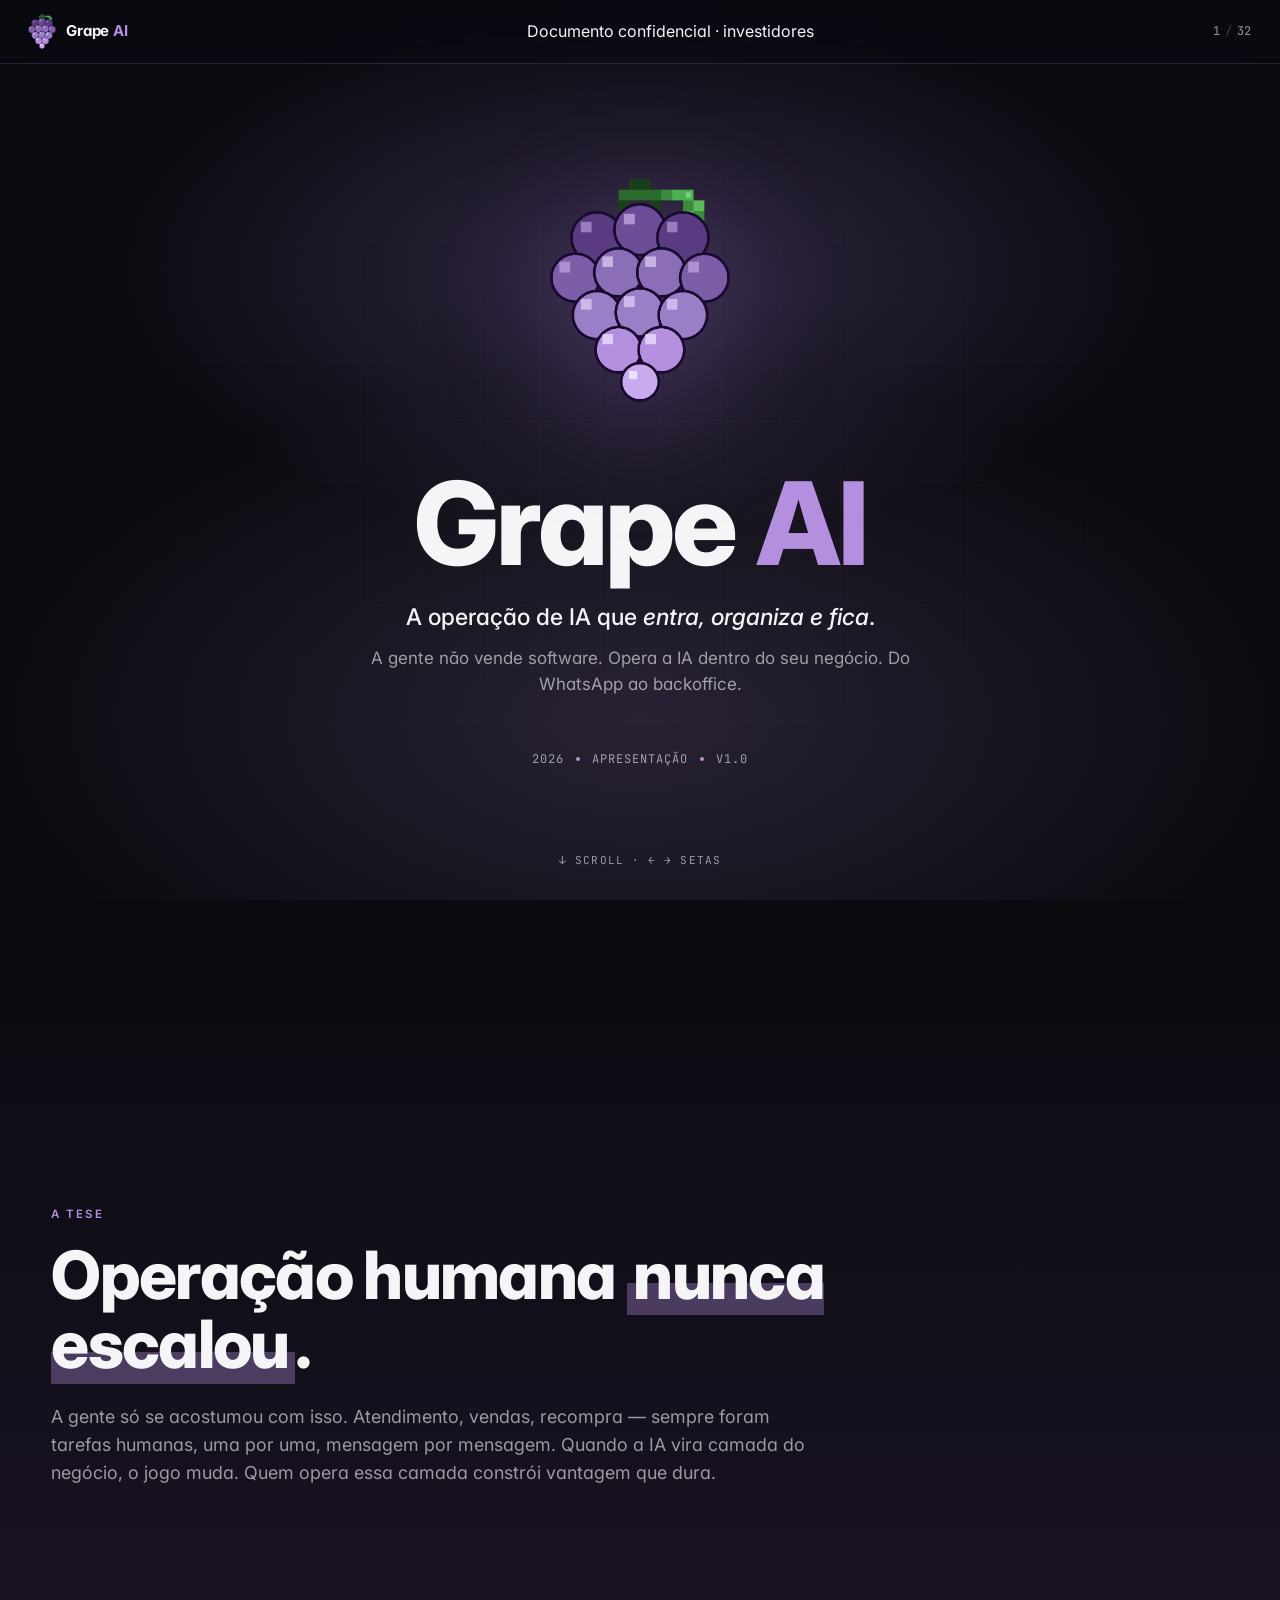
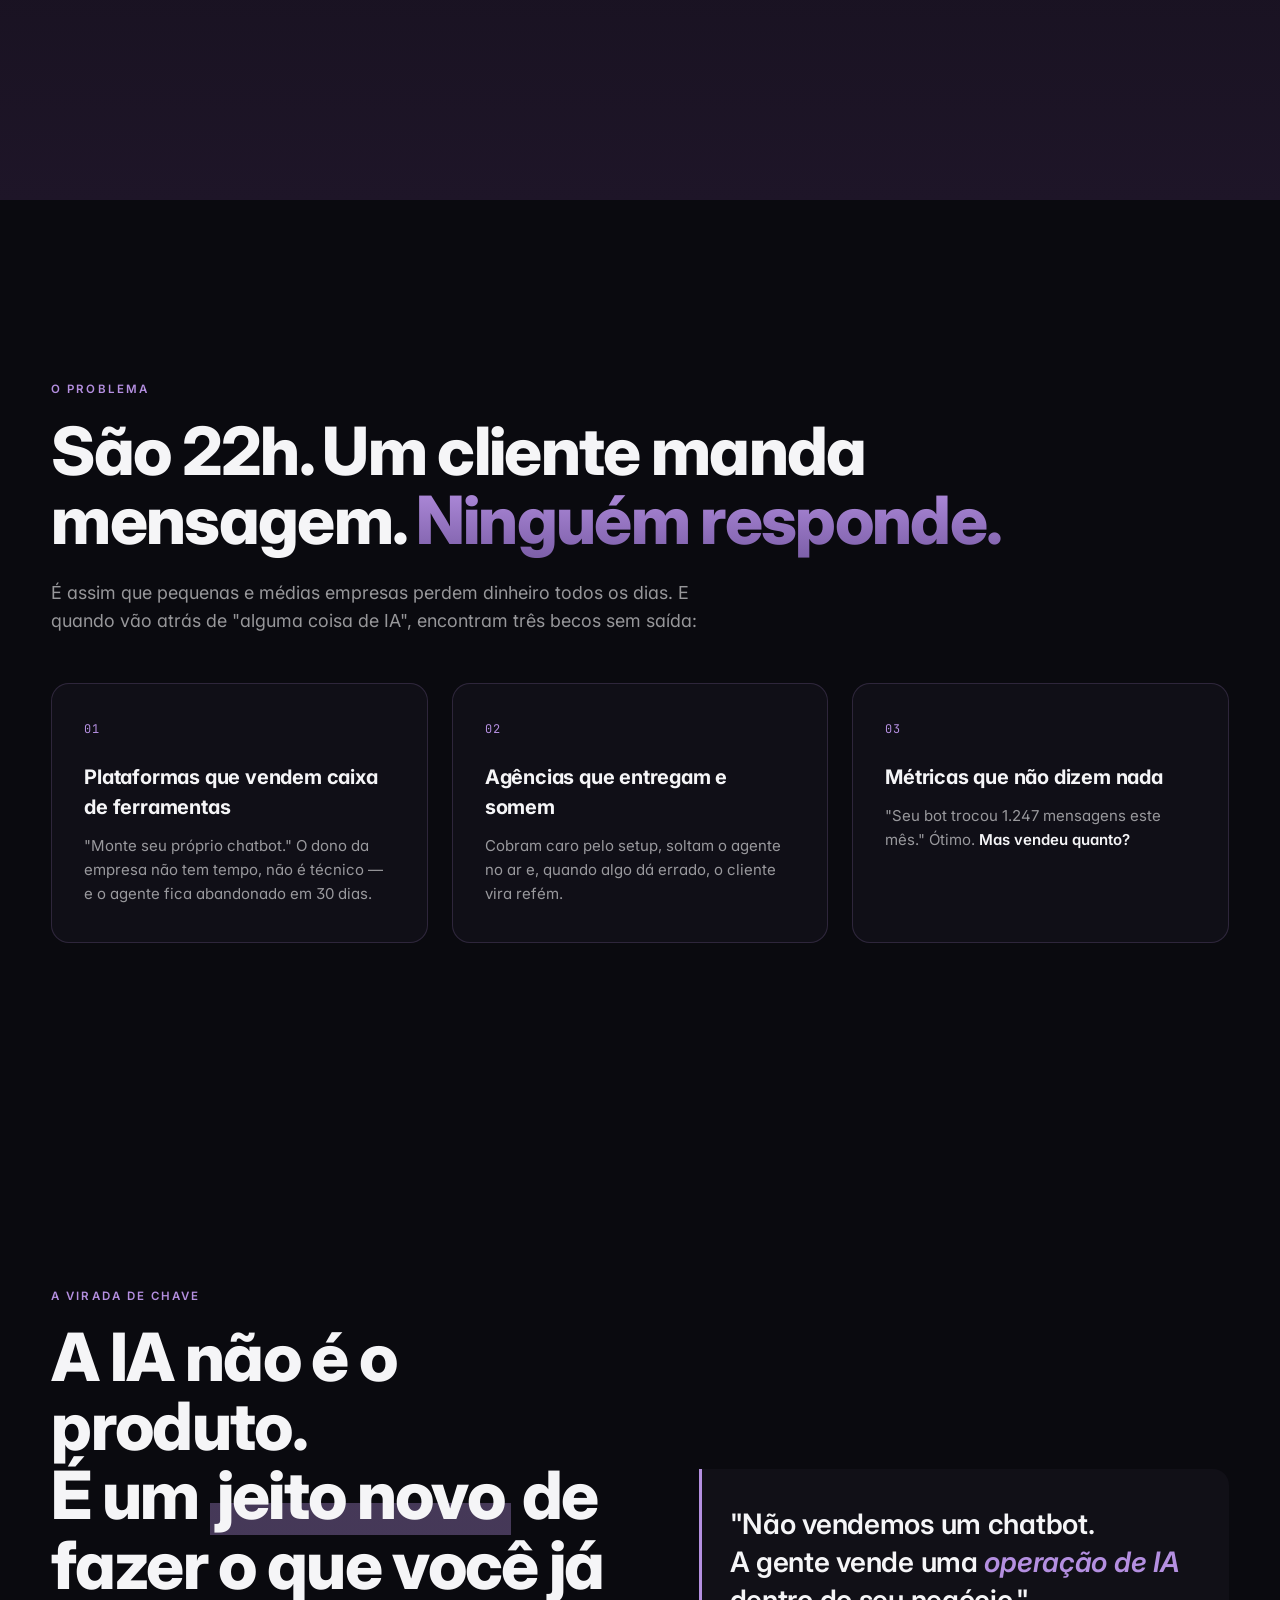
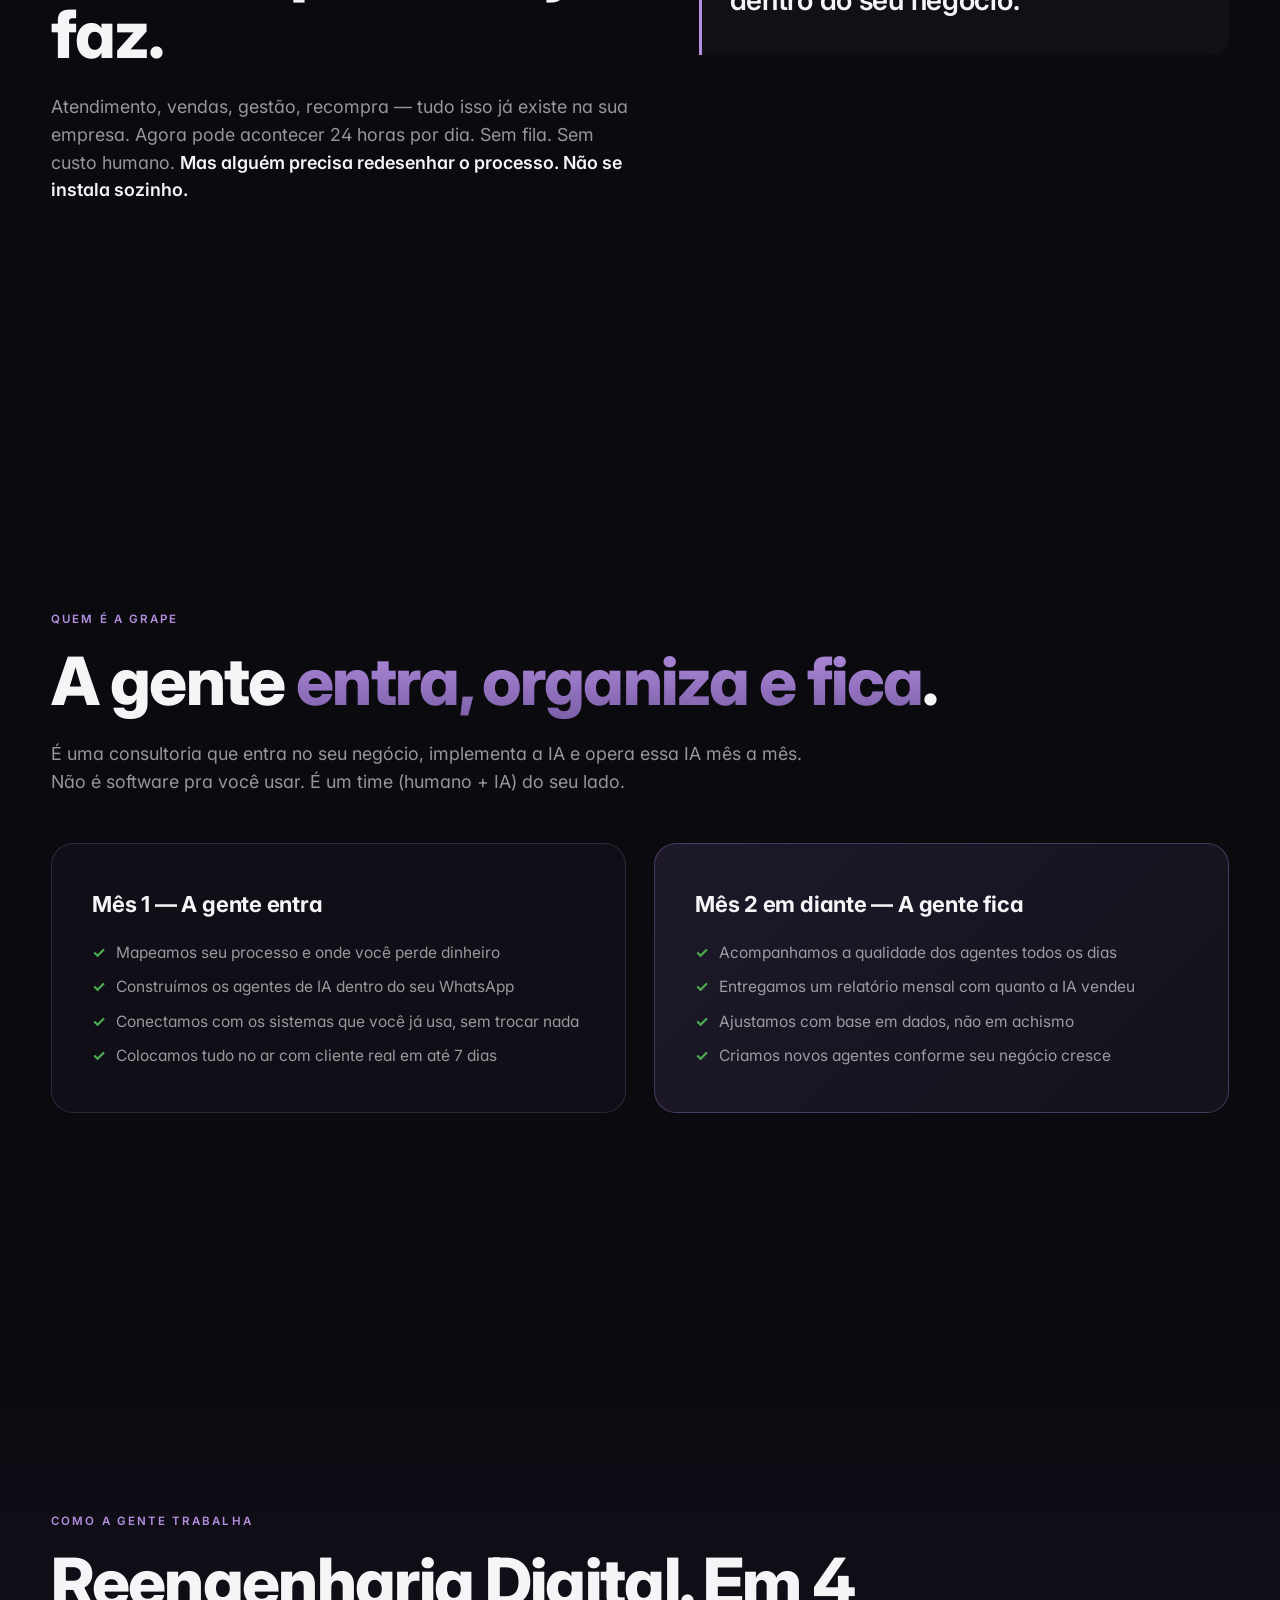
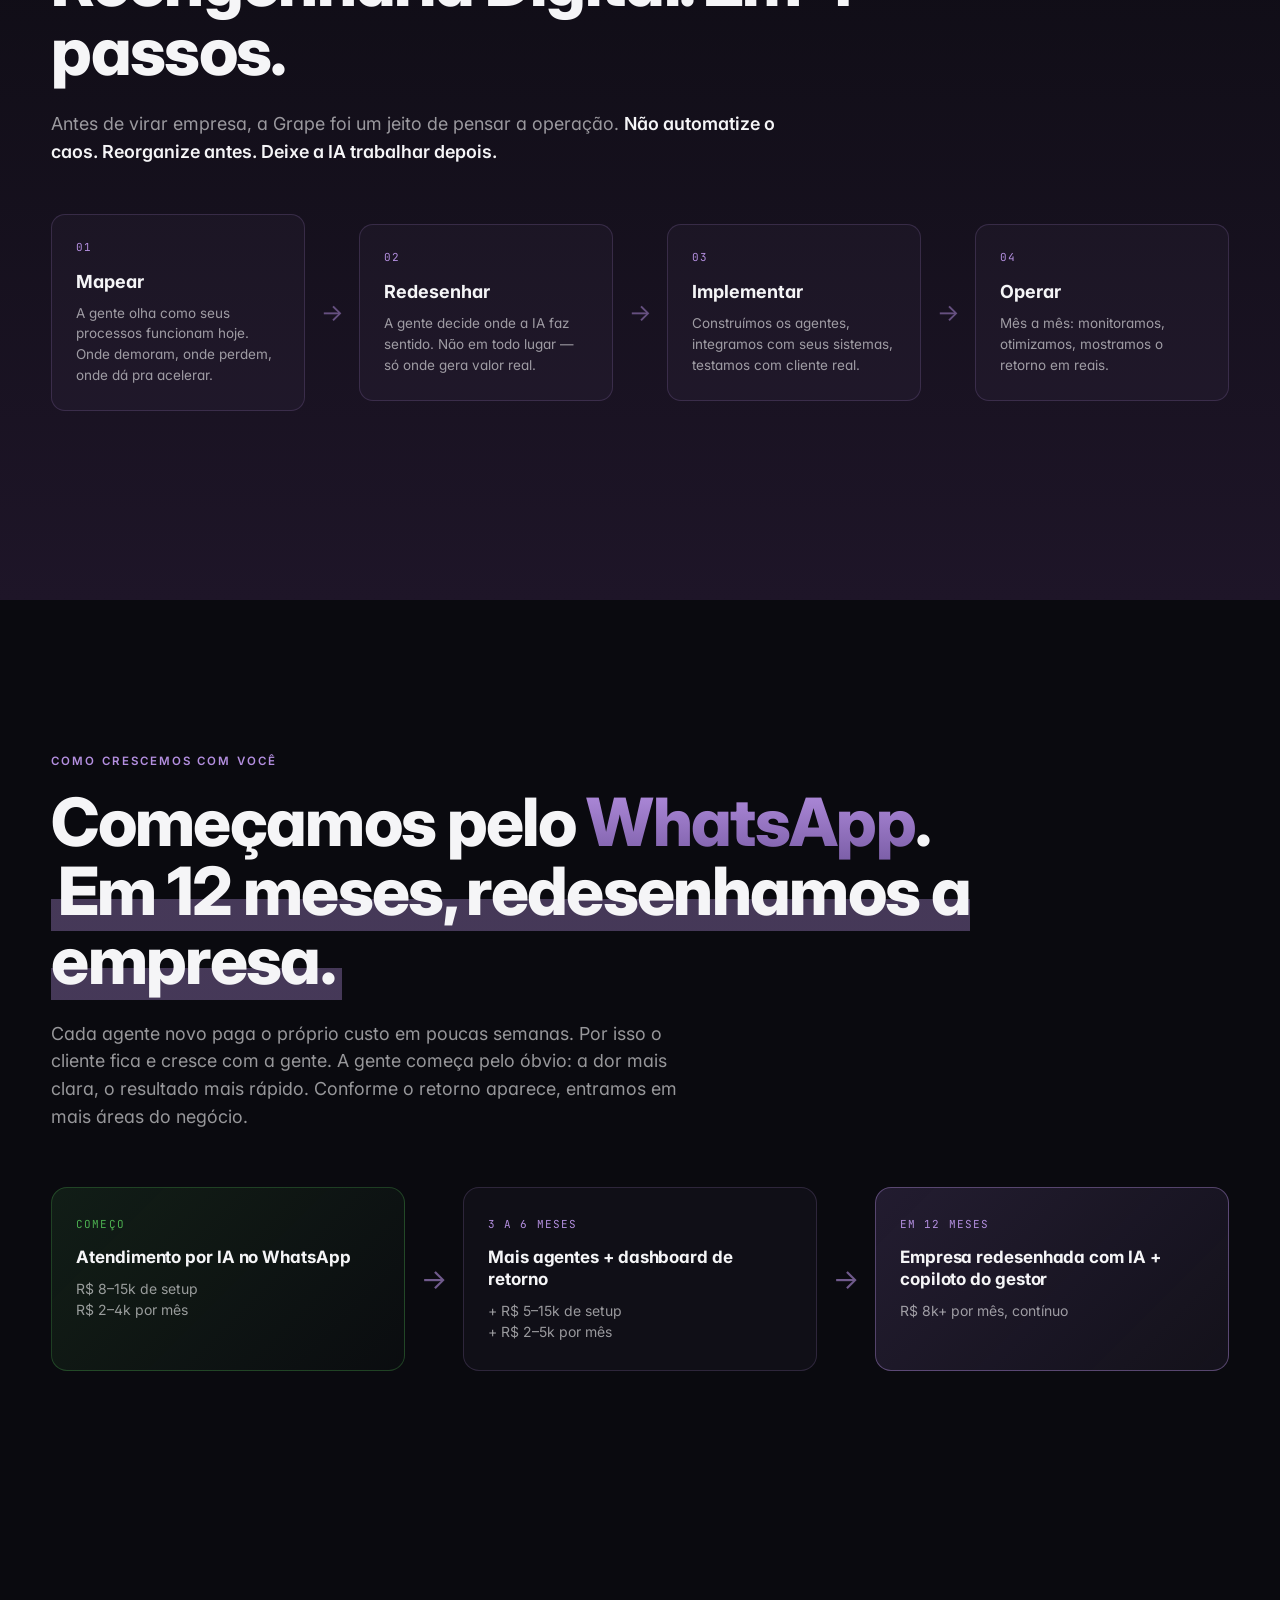
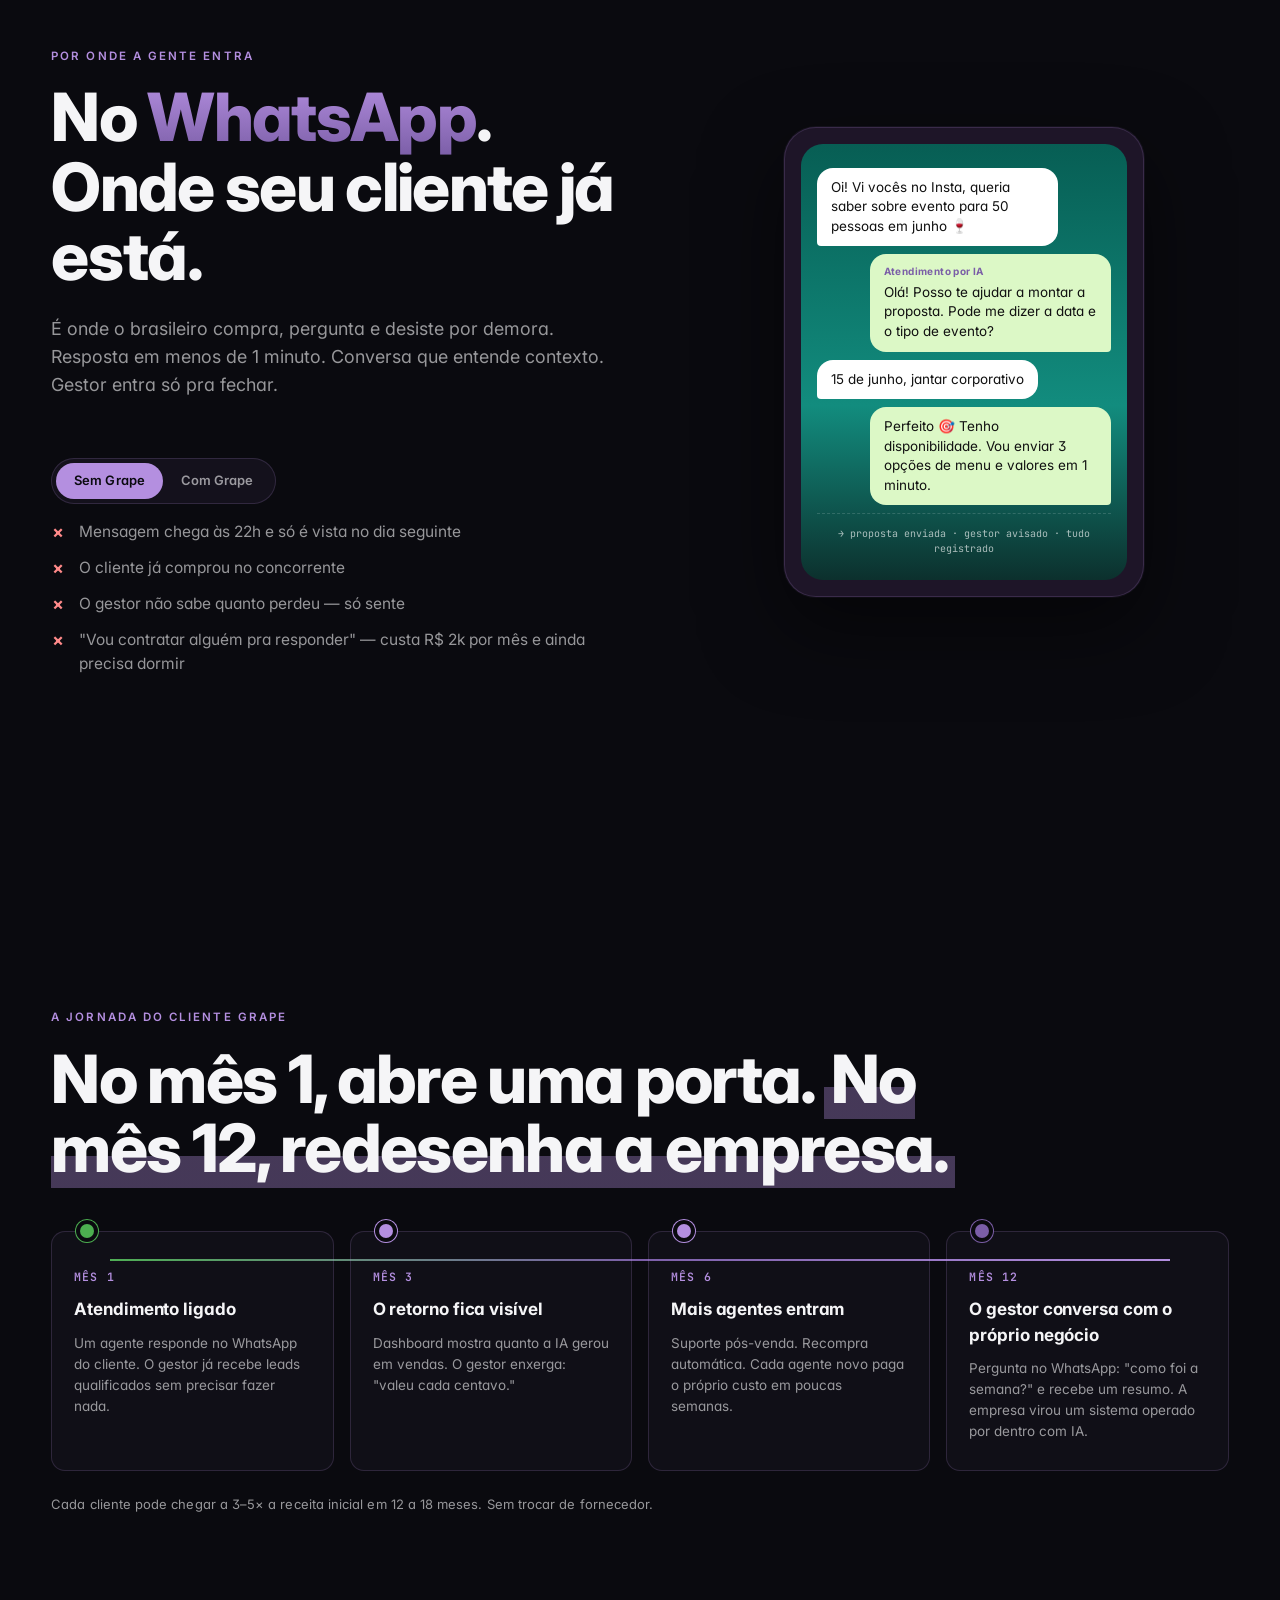
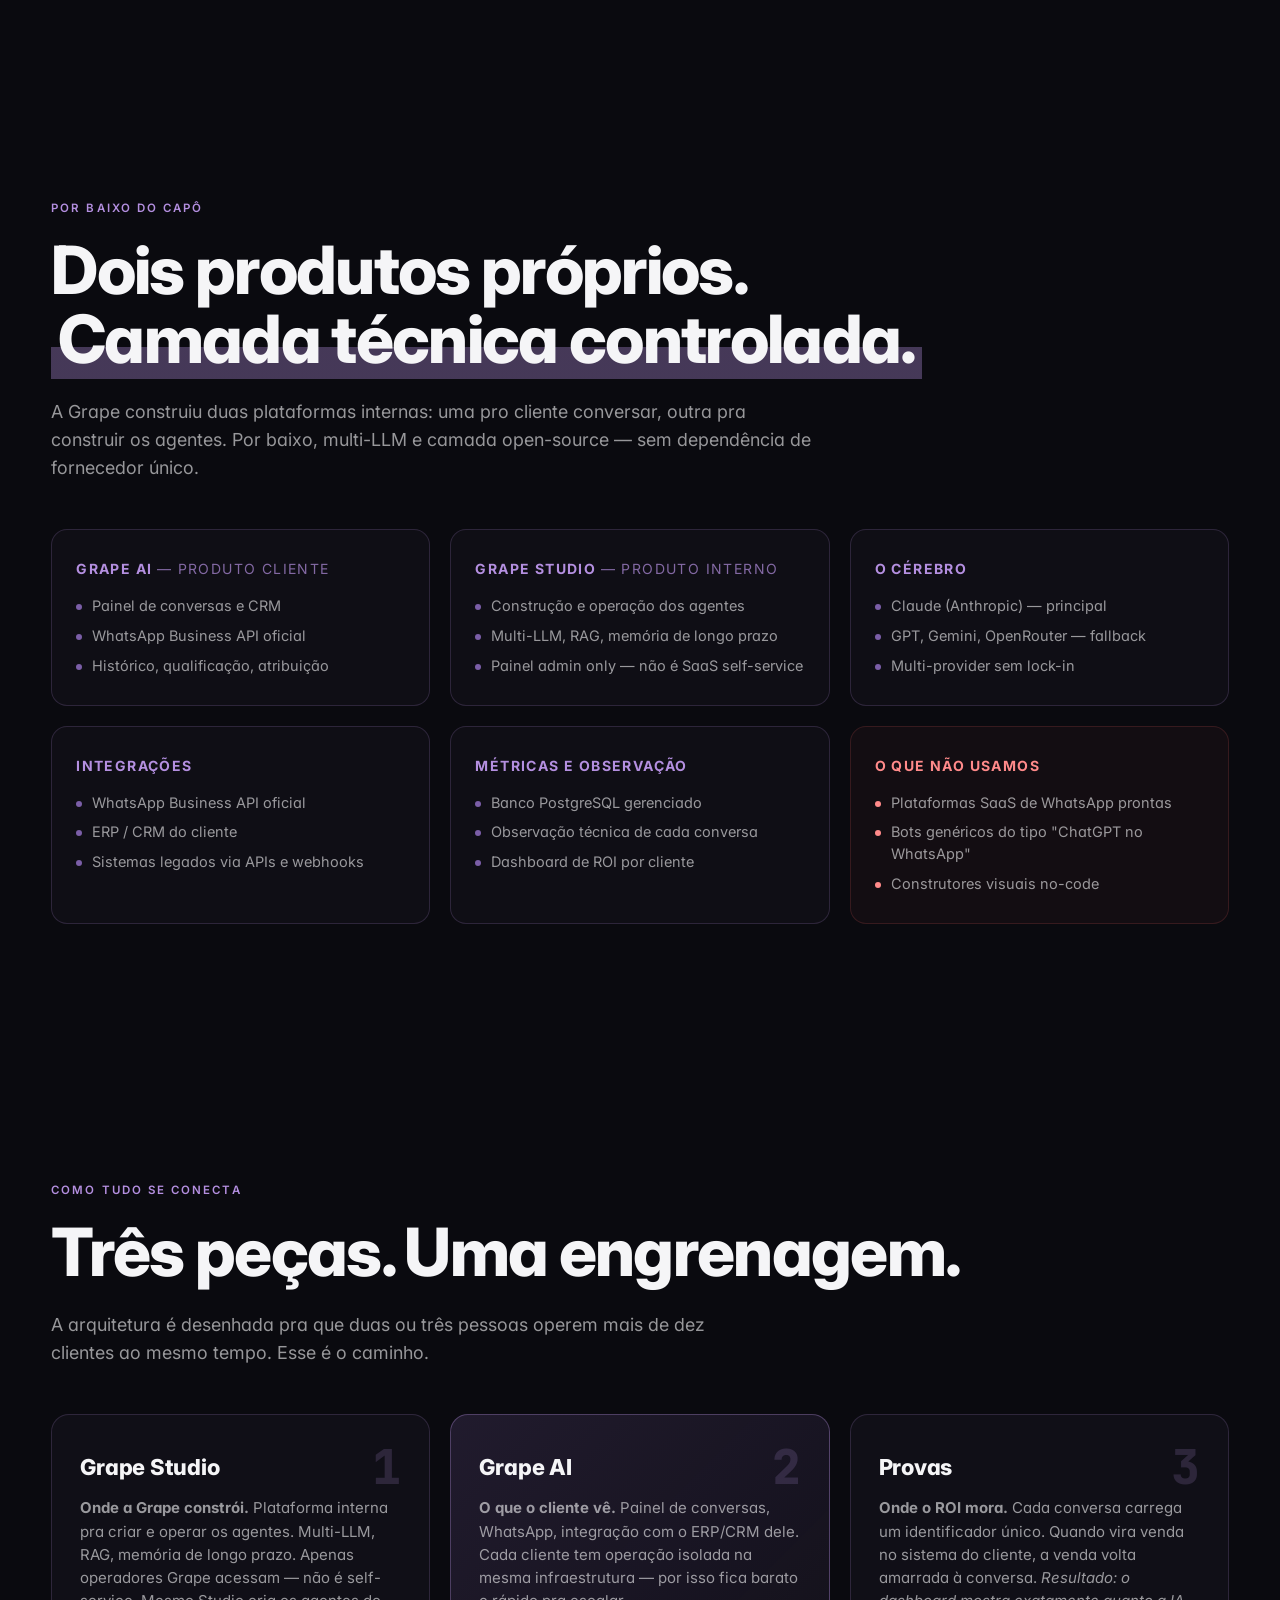
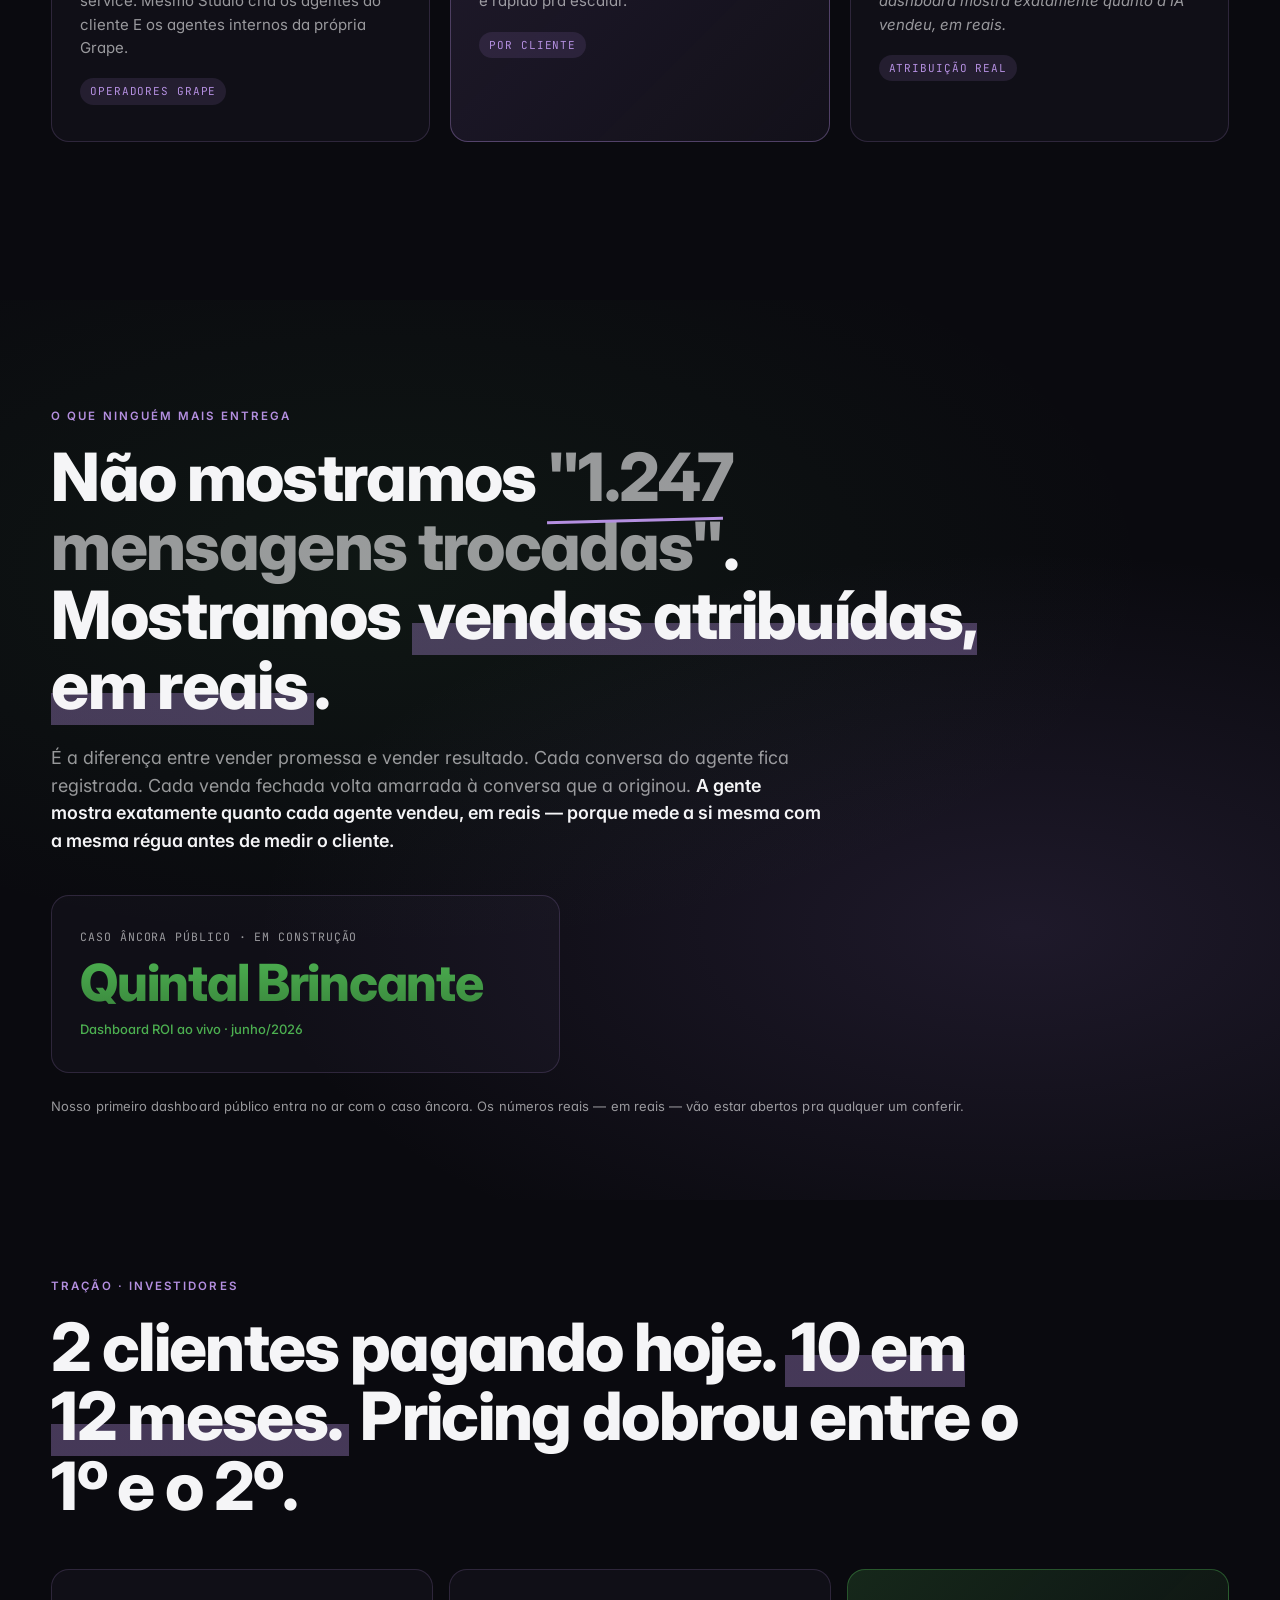
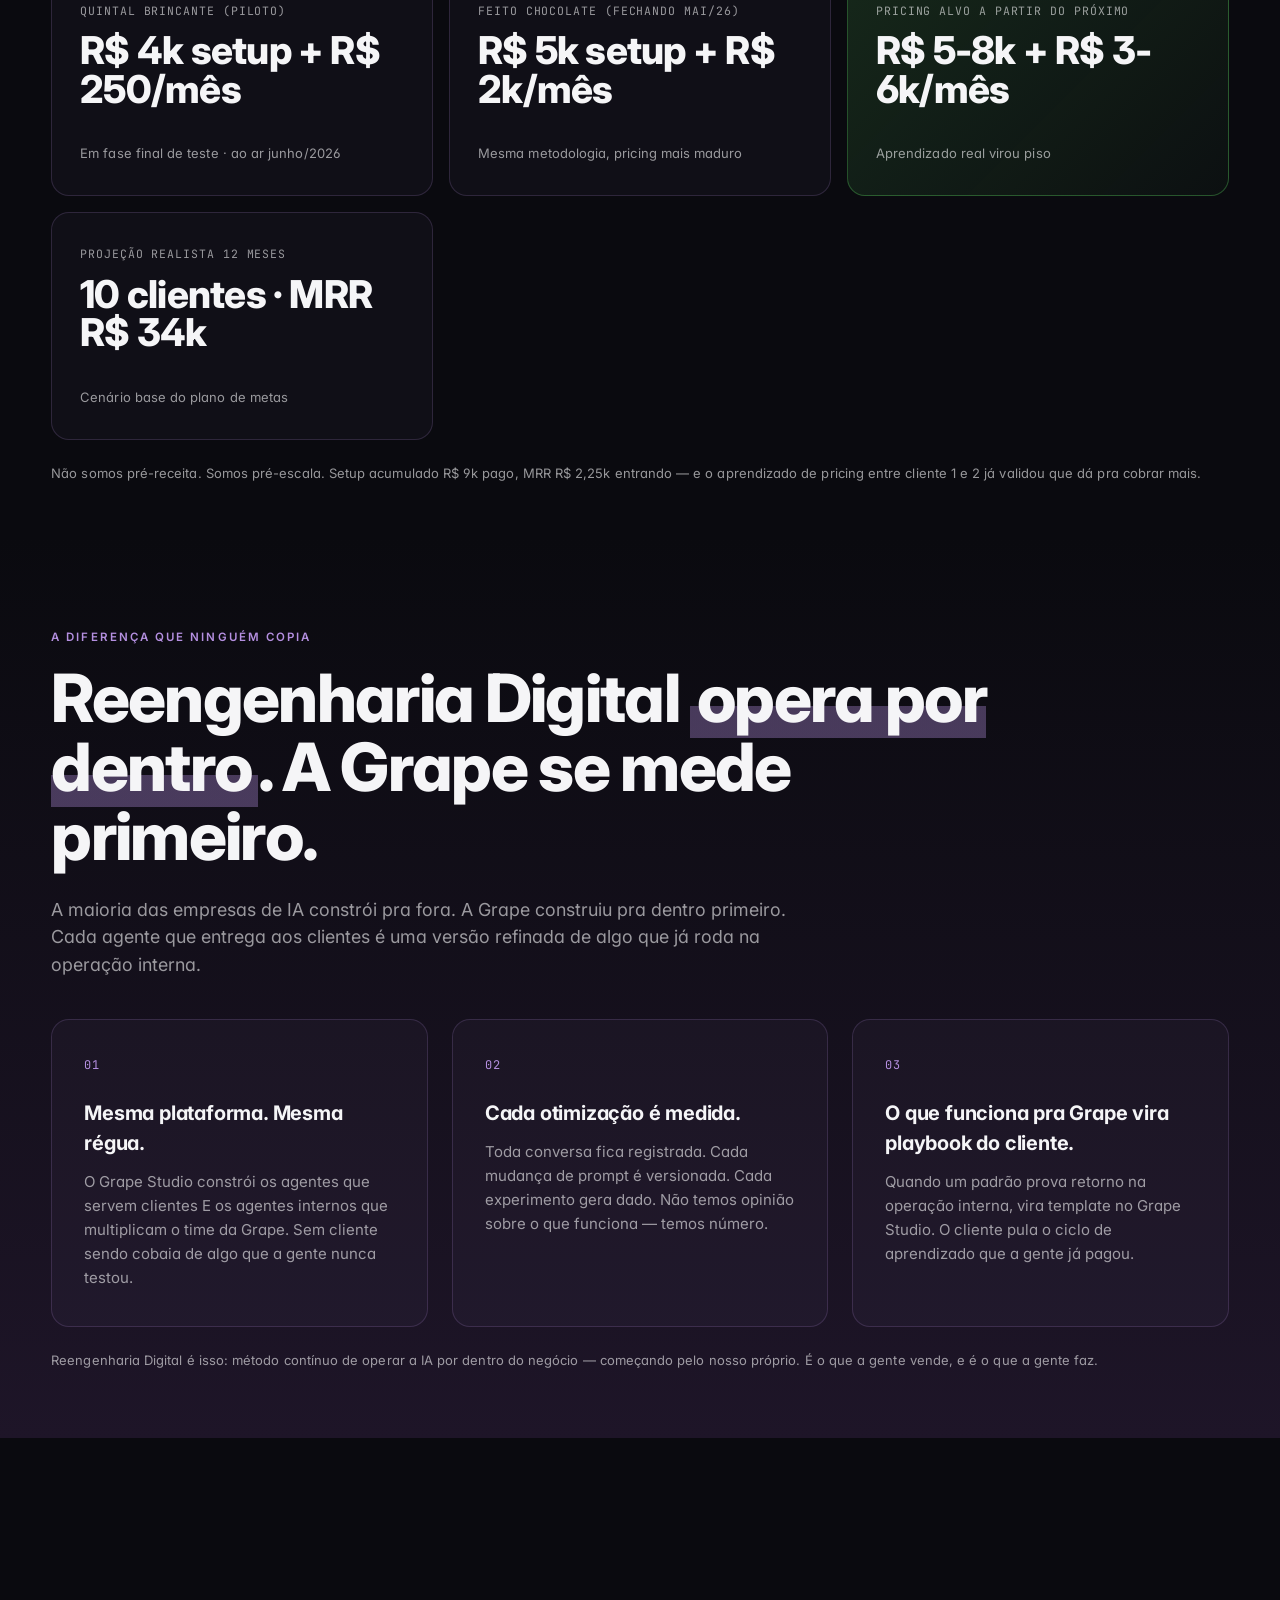
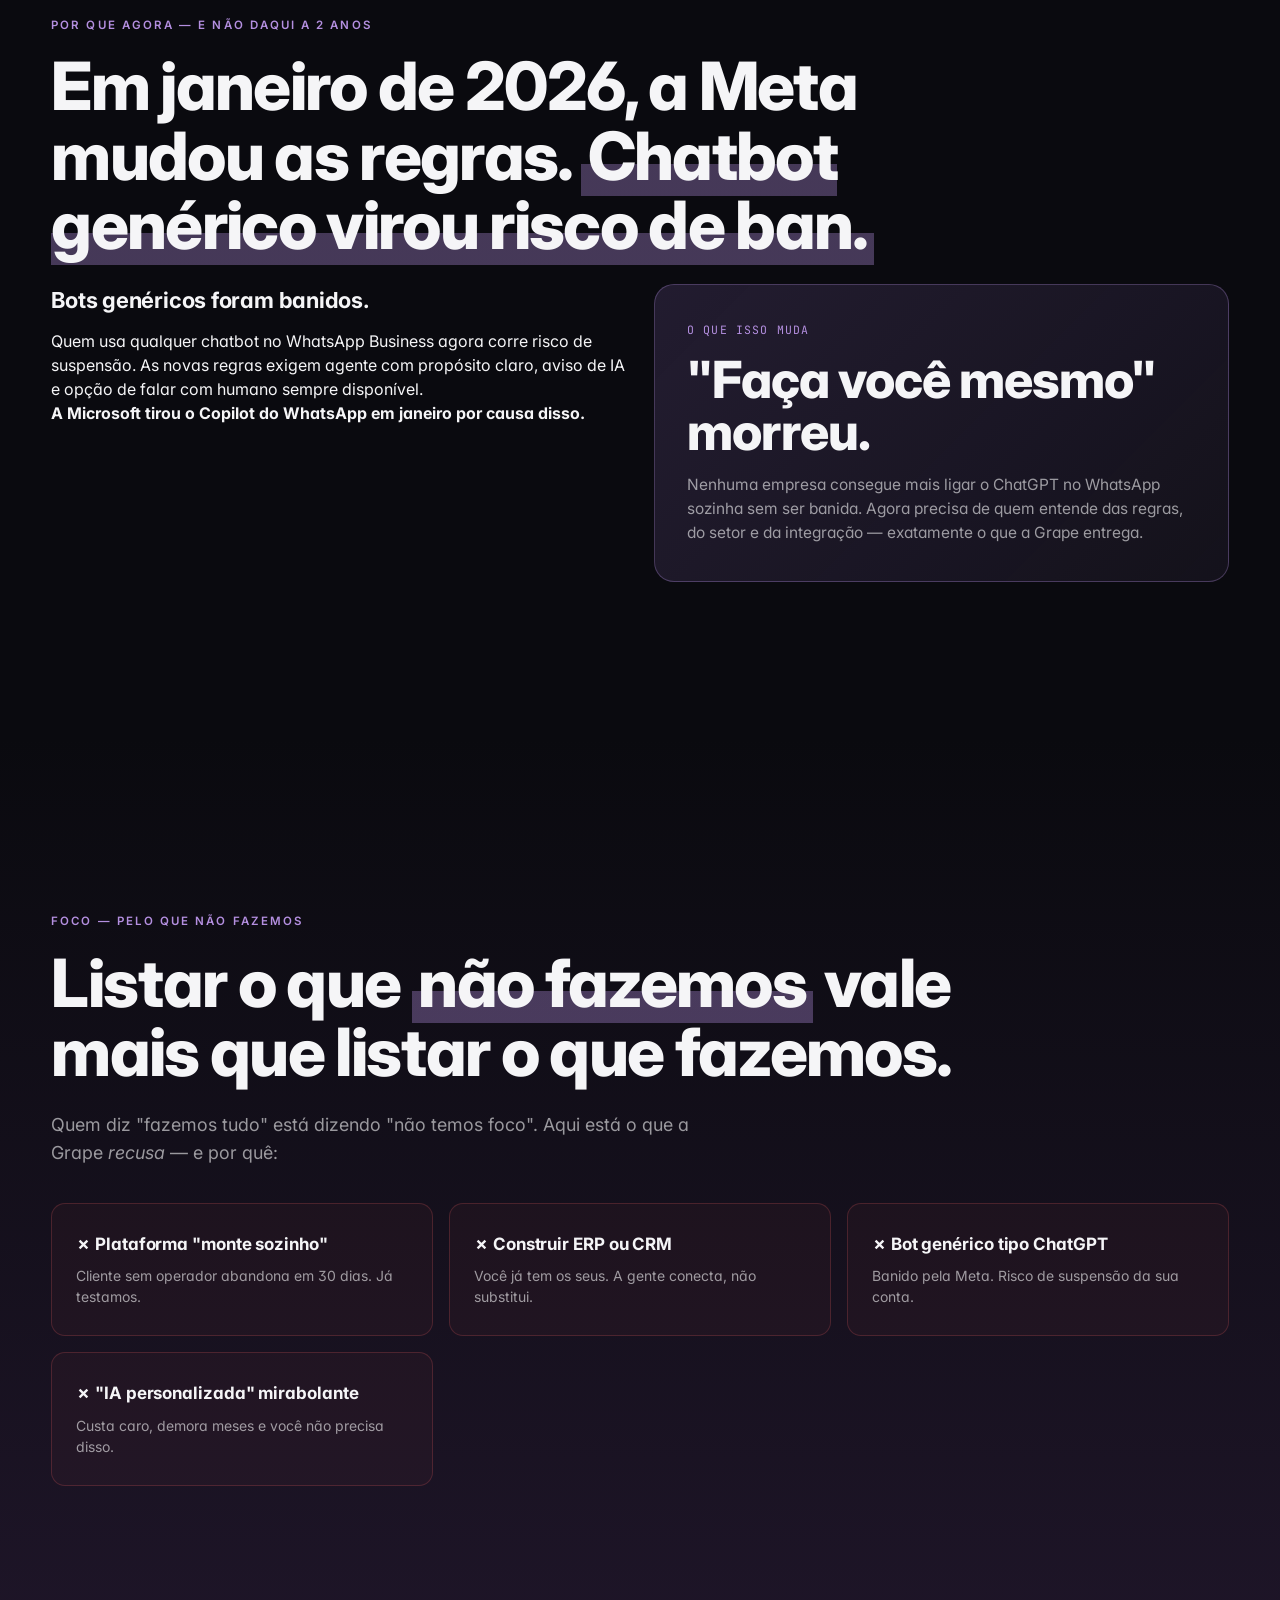
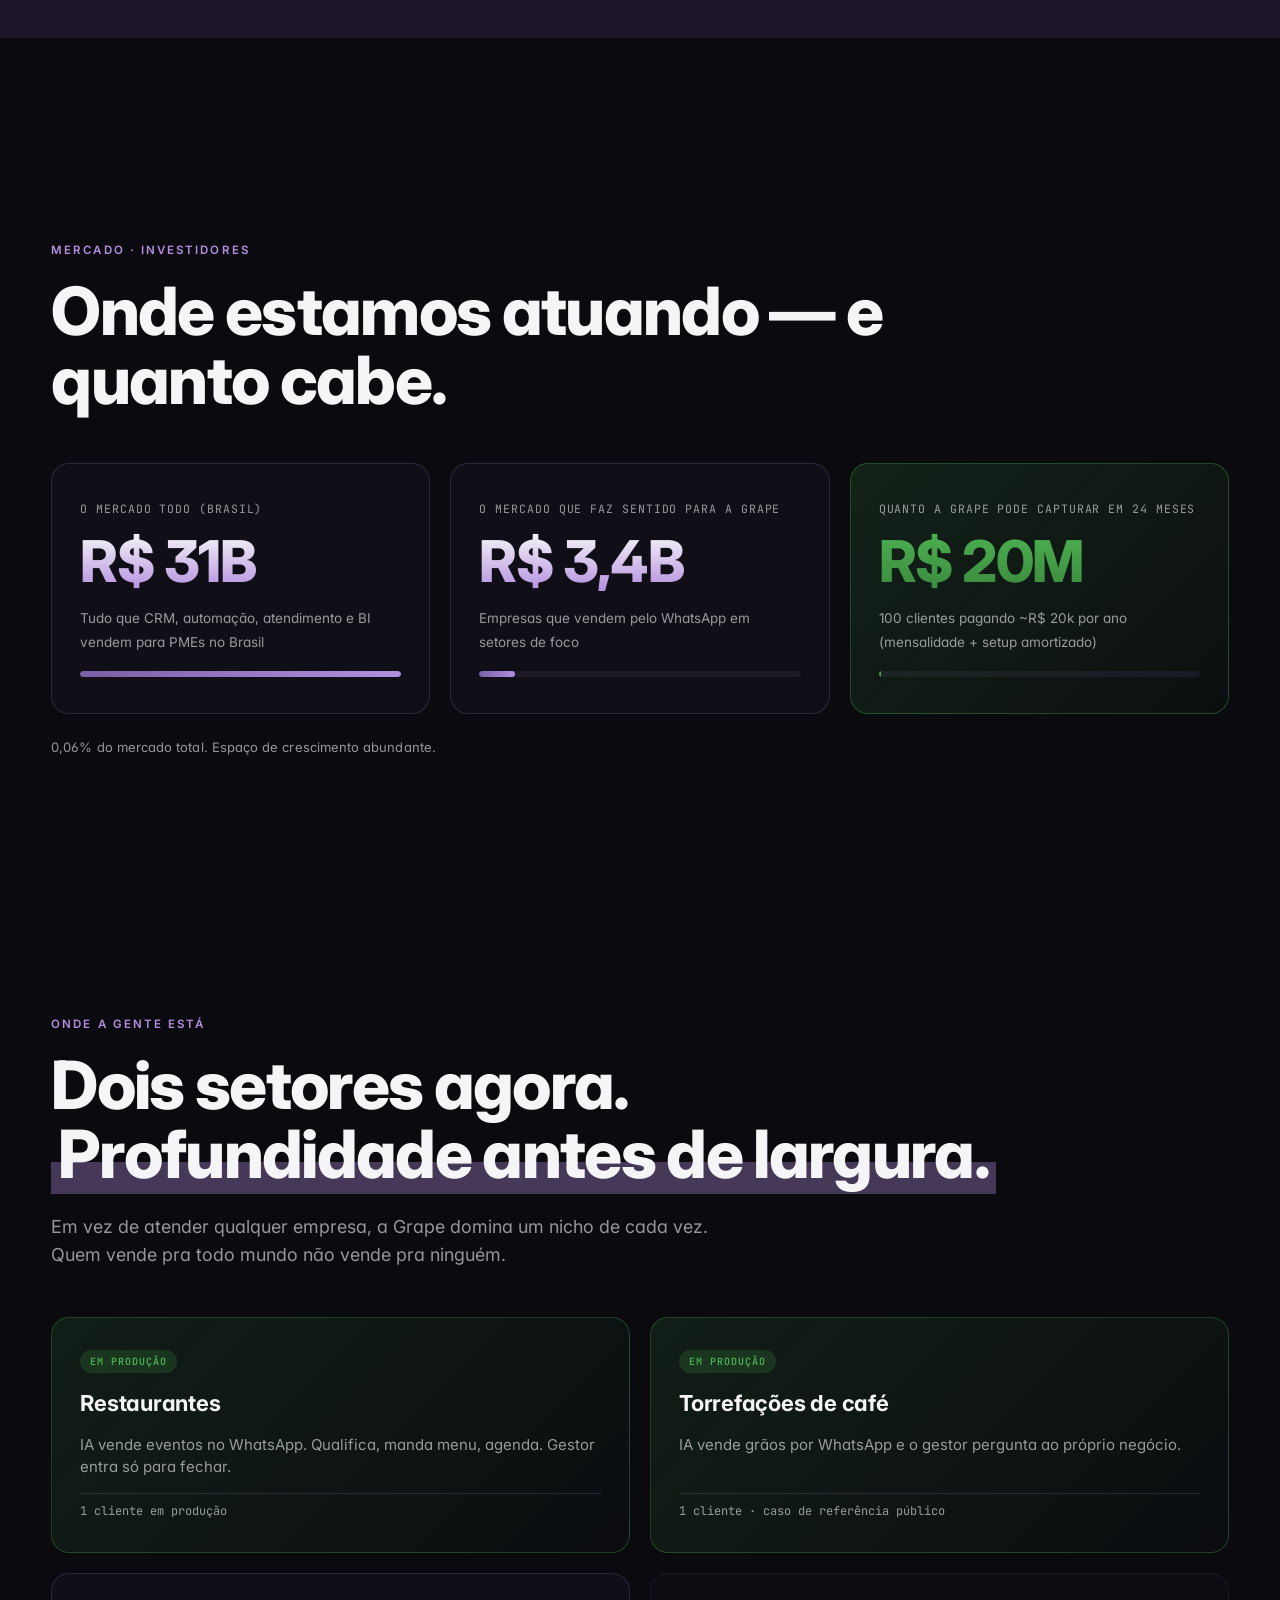
<file: deck/index.html>
<!DOCTYPE html>
<html lang="pt-BR">
<head>
<meta charset="UTF-8">
<meta name="viewport" content="width=device-width, initial-scale=1.0, viewport-fit=cover">
<meta name="theme-color" content="#0A0A0F">
<meta name="apple-mobile-web-app-capable" content="yes">
<meta name="apple-mobile-web-app-status-bar-style" content="black-translucent">
<title>Grape AI — Apresentação</title>
<link rel="icon" type="image/png" href="assets/grape-logo.png">
<link rel="preconnect" href="https://fonts.googleapis.com">
<link rel="preconnect" href="https://fonts.gstatic.com" crossorigin>
<link href="https://fonts.googleapis.com/css2?family=Inter:wght@300;400;500;600;700;800;900&family=JetBrains+Mono:wght@400;500&display=swap" rel="stylesheet">
<link rel="stylesheet" href="styles.css">
</head>
<body>

<!-- Top progress + audience switcher -->
<header class="topbar">
  <div class="brand-mini">
    <img src="assets/grape-logo.png" alt="" class="brand-mini__logo">
    <span class="brand-mini__text">Grape <span class="accent">AI</span></span>
  </div>
  <span class="brand-mini__doc">Documento confidencial · investidores</span>
  <div class="counter"><span id="counter-current">1</span><span class="counter__sep">/</span><span id="counter-total">32</span></div>
</header>
<div class="progress" aria-hidden="true"><div class="progress__bar" id="progress-bar"></div></div>

<main id="deck">

<!-- SLIDE 1: COVER -->
<section class="slide slide--cover" data-audience="all" data-tags="hotmilk" data-slide="1">
  <div class="cover-bg"></div>
  <div class="cover-content">
    <div class="cover-logo-wrap">
      <img src="assets/grape-logo.png" alt="Grape AI" class="cover-logo">
    </div>
    <h1 class="cover-title">Grape <span class="accent">AI</span></h1>
    <p class="cover-tagline">A operação de IA que <em>entra, organiza e fica</em>.</p>
    <p class="cover-sub">A gente não vende software. Opera a IA dentro do seu negócio. Do WhatsApp ao backoffice.</p>
    <div class="cover-meta">
      <span>2026</span>
      <span class="dot"></span>
      <span>Apresentação</span>
      <span class="dot"></span>
      <span>v1.0</span>
    </div>
  </div>
  <div class="hint hint--down" aria-hidden="true">↓ scroll · ← → setas</div>
</section>

<!-- SLIDE 2: A TESE (promovido do antigo 4.5) -->
<section class="slide slide--deep" data-audience="all" data-slide="2">
  <div class="container">
    <p class="kicker">A tese</p>
    <h2 class="h-display">Operação humana <span class="hl">nunca escalou</span>.</h2>
    <p class="lede max-2col">A gente só se acostumou com isso. Atendimento, vendas, recompra — sempre foram tarefas humanas, uma por uma, mensagem por mensagem. Quando a IA vira camada do negócio, o jogo muda. Quem opera essa camada constrói vantagem que dura.</p>
  </div>
</section>

<!-- SLIDE 3: PROBLEMA -->
<section class="slide" data-audience="all" data-tags="hotmilk" data-slide="3">
  <div class="container">
    <p class="kicker">O Problema</p>
    <h2 class="h-display">São 22h. Um cliente manda mensagem. <em>Ninguém responde.</em></h2>
    <p class="lede">É assim que pequenas e médias empresas perdem dinheiro todos os dias. E quando vão atrás de "alguma coisa de IA", encontram três becos sem saída:</p>
    <div class="grid-3">
      <div class="card">
        <div class="card-num">01</div>
        <h3>Plataformas que vendem caixa de ferramentas</h3>
        <p>"Monte seu próprio chatbot." O dono da empresa não tem tempo, não é técnico — e o agente fica abandonado em 30 dias.</p>
      </div>
      <div class="card">
        <div class="card-num">02</div>
        <h3>Agências que entregam e somem</h3>
        <p>Cobram caro pelo setup, soltam o agente no ar e, quando algo dá errado, o cliente vira refém.</p>
      </div>
      <div class="card">
        <div class="card-num">03</div>
        <h3>Métricas que não dizem nada</h3>
        <p>"Seu bot trocou 1.247 mensagens este mês." Ótimo. <strong>Mas vendeu quanto?</strong></p>
      </div>
    </div>
  </div>
</section>

<!-- SLIDE 4: O INSIGHT -->
<section class="slide slide--dark" data-audience="all" data-tags="hotmilk" data-slide="4">
  <div class="container split">
    <div>
      <p class="kicker">A virada de chave</p>
      <h2 class="h-display">A IA não é o produto.<br>É um <span class="hl">jeito novo</span> de fazer o que você já faz.</h2>
      <p class="lede">Atendimento, vendas, gestão, recompra — tudo isso já existe na sua empresa. Agora pode acontecer 24 horas por dia. Sem fila. Sem custo humano. <strong>Mas alguém precisa redesenhar o processo. Não se instala sozinho.</strong></p>
    </div>
    <div class="big-quote">
      <p>"Não vendemos um chatbot.<br>A gente vende uma <em>operação de IA</em> dentro do seu negócio."</p>
    </div>
  </div>
</section>

<!-- SLIDE 5: O QUE É GRAPE AI (story-driven) -->
<section class="slide" data-audience="all" data-slide="5">
  <div class="container">
    <p class="kicker">Quem é a Grape</p>
    <h2 class="h-display">A gente <em>entra, organiza e fica</em>.</h2>
    <p class="lede max-2col">É uma consultoria que entra no seu negócio, implementa a IA e opera essa IA mês a mês. Não é software pra você usar. É um time (humano + IA) do seu lado.</p>
    <div class="grid-2 mt-xl">
      <div class="hero-card">
        <h3 class="card-h">Mês 1 — A gente entra</h3>
        <ul class="checklist">
          <li>Mapeamos seu processo e onde você perde dinheiro</li>
          <li>Construímos os agentes de IA dentro do seu WhatsApp</li>
          <li>Conectamos com os sistemas que você já usa, sem trocar nada</li>
          <li>Colocamos tudo no ar com cliente real em até 7 dias</li>
        </ul>
      </div>
      <div class="hero-card hero-card--accent">
        <h3 class="card-h">Mês 2 em diante — A gente fica</h3>
        <ul class="checklist">
          <li>Acompanhamos a qualidade dos agentes todos os dias</li>
          <li>Entregamos um relatório mensal com quanto a IA vendeu</li>
          <li>Ajustamos com base em dados, não em achismo</li>
          <li>Criamos novos agentes conforme seu negócio cresce</li>
        </ul>
      </div>
    </div>
  </div>
</section>

<!-- SLIDE 6: O MÉTODO -->
<section class="slide slide--deep" data-audience="all" data-slide="6">
  <div class="container">
    <p class="kicker">Como a gente trabalha</p>
    <h2 class="h-display">Reengenharia Digital. Em 4 passos.</h2>
    <p class="lede max-2col">Antes de virar empresa, a Grape foi um jeito de pensar a operação. <strong>Não automatize o caos. Reorganize antes. Deixe a IA trabalhar depois.</strong></p>
    <div class="method-flow">
      <div class="method-step"><span>01</span><strong>Mapear</strong><p>A gente olha como seus processos funcionam hoje. Onde demoram, onde perdem, onde dá pra acelerar.</p></div>
      <div class="method-arrow">→</div>
      <div class="method-step"><span>02</span><strong>Redesenhar</strong><p>A gente decide onde a IA faz sentido. Não em todo lugar — só onde gera valor real.</p></div>
      <div class="method-arrow">→</div>
      <div class="method-step"><span>03</span><strong>Implementar</strong><p>Construímos os agentes, integramos com seus sistemas, testamos com cliente real.</p></div>
      <div class="method-arrow">→</div>
      <div class="method-step"><span>04</span><strong>Operar</strong><p>Mês a mês: monitoramos, otimizamos, mostramos o retorno em reais.</p></div>
    </div>
  </div>
</section>

<!-- SLIDE 7: LAND & EXPAND -->
<section class="slide slide--dark" data-audience="all" data-slide="7">
  <div class="container">
    <p class="kicker">Como crescemos com você</p>
    <h2 class="h-display">Começamos pelo <em>WhatsApp</em>. <span class="hl">Em 12 meses, redesenhamos a empresa.</span></h2>
    <p class="lede">Cada agente novo paga o próprio custo em poucas semanas. Por isso o cliente fica e cresce com a gente. A gente começa pelo óbvio: a dor mais clara, o resultado mais rápido. Conforme o retorno aparece, entramos em mais áreas do negócio.</p>
    <div class="le-flow">
      <div class="le-stage le-stage--in">
        <div class="le-num">Começo</div>
        <h3>Atendimento por IA no WhatsApp</h3>
        <p>R$ 8–15k de setup<br>R$ 2–4k por mês</p>
      </div>
      <div class="le-arrow">→</div>
      <div class="le-stage">
        <div class="le-num">3 a 6 meses</div>
        <h3>Mais agentes + dashboard de retorno</h3>
        <p>+ R$ 5–15k de setup<br>+ R$ 2–5k por mês</p>
      </div>
      <div class="le-arrow">→</div>
      <div class="le-stage le-stage--out">
        <div class="le-num">Em 12 meses</div>
        <h3>Empresa redesenhada com IA + copiloto do gestor</h3>
        <p>R$ 8k+ por mês, contínuo</p>
      </div>
    </div>
  </div>
</section>

<!-- SLIDE 8: PORTA DE ENTRADA — interactive before/after -->
<section class="slide" data-audience="all" data-slide="8">
  <div class="container split">
    <div>
      <p class="kicker">Por onde a gente entra</p>
      <h2 class="h-display">No <em>WhatsApp</em>. Onde seu cliente já está.</h2>
      <p class="lede">É onde o brasileiro compra, pergunta e desiste por demora. Resposta em menos de 1 minuto. Conversa que entende contexto. Gestor entra só pra fechar.</p>
      <div class="ba-toggle" role="tablist" aria-label="Antes e depois">
        <button class="ba-btn ba-btn--active" data-ba="before" role="tab">Sem Grape</button>
        <button class="ba-btn" data-ba="after" role="tab">Com Grape</button>
      </div>
      <ul class="ba-list ba-list--before" data-ba-content="before">
        <li>Mensagem chega às 22h e só é vista no dia seguinte</li>
        <li>O cliente já comprou no concorrente</li>
        <li>O gestor não sabe quanto perdeu — só sente</li>
        <li>"Vou contratar alguém pra responder" — custa R$ 2k por mês e ainda precisa dormir</li>
      </ul>
      <ul class="ba-list" data-ba-content="after" hidden>
        <li>Resposta em menos de 60 segundos, a qualquer hora</li>
        <li>A conversa qualifica o cliente e já envia a proposta</li>
        <li>O gestor recebe o lead pronto pra fechar</li>
        <li>O dashboard mostra exatamente quanto a IA vendeu</li>
      </ul>
    </div>
    <div class="phone-mockup">
      <div class="phone-screen">
        <div class="msg msg--in">Oi! Vi vocês no Insta, queria saber sobre evento para 50 pessoas em junho 🍷</div>
        <div class="msg msg--ai"><span class="ai-tag">Atendimento por IA</span>Olá! Posso te ajudar a montar a proposta. Pode me dizer a data e o tipo de evento?</div>
        <div class="msg msg--in">15 de junho, jantar corporativo</div>
        <div class="msg msg--ai">Perfeito 🎯 Tenho disponibilidade. Vou enviar 3 opções de menu e valores em 1 minuto.</div>
        <div class="msg-status">→ proposta enviada · gestor avisado · tudo registrado</div>
      </div>
    </div>
  </div>
</section>

<!-- SLIDE 9: COMO CRESCEMOS — story timeline -->
<section class="slide slide--deep" data-audience="all" data-slide="9">
  <div class="container">
    <p class="kicker">A jornada do cliente Grape</p>
    <h2 class="h-display">No mês 1, abre uma porta. <span class="hl">No mês 12, redesenha a empresa.</span></h2>
    <div class="timeline">
      <div class="tl-step tl-step--m1">
        <div class="tl-num">Mês 1</div>
        <h4>Atendimento ligado</h4>
        <p>Um agente responde no WhatsApp do cliente. O gestor já recebe leads qualificados sem precisar fazer nada.</p>
      </div>
      <div class="tl-step tl-step--m3">
        <div class="tl-num">Mês 3</div>
        <h4>O retorno fica visível</h4>
        <p>Dashboard mostra quanto a IA gerou em vendas. O gestor enxerga: "valeu cada centavo."</p>
      </div>
      <div class="tl-step tl-step--m6">
        <div class="tl-num">Mês 6</div>
        <h4>Mais agentes entram</h4>
        <p>Suporte pós-venda. Recompra automática. Cada agente novo paga o próprio custo em poucas semanas.</p>
      </div>
      <div class="tl-step tl-step--m12">
        <div class="tl-num">Mês 12</div>
        <h4>O gestor conversa com o próprio negócio</h4>
        <p>Pergunta no WhatsApp: "como foi a semana?" e recebe um resumo. A empresa virou um sistema operado por dentro com IA.</p>
      </div>
    </div>
    <p class="footnote">Cada cliente pode chegar a 3–5× a receita inicial em 12 a 18 meses. Sem trocar de fornecedor.</p>
  </div>
</section>

<!-- SLIDE 10: STACK -->
<section class="slide" data-audience="all" data-slide="10" data-tags="partner,investor">
  <div class="container">
    <p class="kicker">Por baixo do capô</p>
    <h2 class="h-display">Dois produtos próprios. <span class="hl">Camada técnica controlada.</span></h2>
    <p class="lede max-2col">A Grape construiu duas plataformas internas: uma pro cliente conversar, outra pra construir os agentes. Por baixo, multi-LLM e camada open-source — sem dependência de fornecedor único.</p>
    <div class="stack-grid">
      <div class="stack-cat stack-cat--featured">
        <h4>Grape AI <span style="font-weight:400; opacity:0.7;">— produto cliente</span></h4>
        <ul><li>Painel de conversas e CRM</li><li>WhatsApp Business API oficial</li><li>Histórico, qualificação, atribuição</li></ul>
      </div>
      <div class="stack-cat stack-cat--featured">
        <h4>Grape Studio <span style="font-weight:400; opacity:0.7;">— produto interno</span></h4>
        <ul><li>Construção e operação dos agentes</li><li>Multi-LLM, RAG, memória de longo prazo</li><li>Painel admin only — não é SaaS self-service</li></ul>
      </div>
      <div class="stack-cat">
        <h4>O cérebro</h4>
        <ul><li>Claude (Anthropic) — principal</li><li>GPT, Gemini, OpenRouter — fallback</li><li>Multi-provider sem lock-in</li></ul>
      </div>
      <div class="stack-cat">
        <h4>Integrações</h4>
        <ul><li>WhatsApp Business API oficial</li><li>ERP / CRM do cliente</li><li>Sistemas legados via APIs e webhooks</li></ul>
      </div>
      <div class="stack-cat">
        <h4>Métricas e observação</h4>
        <ul><li>Banco PostgreSQL gerenciado</li><li>Observação técnica de cada conversa</li><li>Dashboard de ROI por cliente</li></ul>
      </div>
      <div class="stack-cat stack-cat--anti">
        <h4>O que não usamos</h4>
        <ul><li>Plataformas SaaS de WhatsApp prontas</li><li>Bots genéricos do tipo "ChatGPT no WhatsApp"</li><li>Construtores visuais no-code</li></ul>
      </div>
    </div>
  </div>
</section>

<!-- SLIDE 11: ARQUITETURA — simplified -->
<section class="slide slide--dark" data-audience="all" data-slide="11" data-tags="partner,investor">
  <div class="container">
    <p class="kicker">Como tudo se conecta</p>
    <h2 class="h-display">Três peças. Uma engrenagem.</h2>
    <p class="lede">A arquitetura é desenhada pra que duas ou três pessoas operem mais de dez clientes ao mesmo tempo. Esse é o caminho.</p>
    <div class="planes">
      <div class="plane">
        <div class="plane-num">1</div>
        <h3>Grape Studio</h3>
        <p><strong>Onde a Grape constrói.</strong> Plataforma interna pra criar e operar os agentes. Multi-LLM, RAG, memória de longo prazo. Apenas operadores Grape acessam — não é self-service. Mesmo Studio cria os agentes do cliente E os agentes internos da própria Grape.</p>
        <span class="plane-tag">Operadores Grape</span>
      </div>
      <div class="plane plane--mid">
        <div class="plane-num">2</div>
        <h3>Grape AI</h3>
        <p><strong>O que o cliente vê.</strong> Painel de conversas, WhatsApp, integração com o ERP/CRM dele. Cada cliente tem operação isolada na mesma infraestrutura — por isso fica barato e rápido pra escalar.</p>
        <span class="plane-tag">Por cliente</span>
      </div>
      <div class="plane">
        <div class="plane-num">3</div>
        <h3>Provas</h3>
        <p><strong>Onde o ROI mora.</strong> Cada conversa carrega um identificador único. Quando vira venda no sistema do cliente, a venda volta amarrada à conversa. <em>Resultado: o dashboard mostra exatamente quanto a IA vendeu, em reais.</em></p>
        <span class="plane-tag">Atribuição real</span>
      </div>
    </div>
  </div>
</section>

<!-- SLIDE 12: O MOAT — ROI -->
<section class="slide slide--moat" data-audience="all" data-slide="12">
  <div class="container">
    <p class="kicker">O que ninguém mais entrega</p>
    <h2 class="h-display">Não mostramos <span class="strike">"1.247 mensagens trocadas"</span>.<br>Mostramos <span class="hl">vendas atribuídas, em reais</span>.</h2>
    <p class="lede max-2col">É a diferença entre vender promessa e vender resultado. Cada conversa do agente fica registrada. Cada venda fechada volta amarrada à conversa que a originou. <strong>A gente mostra exatamente quanto cada agente vendeu, em reais — porque mede a si mesma com a mesma régua antes de medir o cliente.</strong></p>
    <div class="roi-mockup">
      <div class="roi-card">
        <span class="roi-label">Caso âncora público · em construção</span>
        <span class="roi-big">Quintal Brincante</span>
        <span class="roi-trend">Dashboard ROI ao vivo · junho/2026</span>
      </div>
    </div>
    <p class="footnote">Nosso primeiro dashboard público entra no ar com o caso âncora. Os números reais — em reais — vão estar abertos pra qualquer um conferir.</p>
  </div>
</section>

<!-- SLIDE 12.5: TRAÇÃO REAL (visível pra investidor + pitch hotmilk 5min) -->
<section class="slide" data-audience="investor" data-tags="hotmilk" data-slide="12.5">
  <div class="container">
    <p class="kicker">Tração · investidores</p>
    <h2 class="h-display">2 clientes pagando hoje. <span class="hl">10 em 12 meses.</span> Pricing dobrou entre o 1º e o 2º.</h2>
    <div class="ue-grid">
      <div class="ue">
        <span class="ue-label">Quintal Brincante (piloto)</span>
        <span class="ue-num">R$ 4k setup + R$ 250/mês</span>
        <span class="footnote">Em fase final de teste · ao ar junho/2026</span>
      </div>
      <div class="ue">
        <span class="ue-label">Feito Chocolate (fechando mai/26)</span>
        <span class="ue-num">R$ 5k setup + R$ 2k/mês</span>
        <span class="footnote">Mesma metodologia, pricing mais maduro</span>
      </div>
      <div class="ue ue--accent">
        <span class="ue-label">Pricing alvo a partir do próximo</span>
        <span class="ue-num">R$ 5-8k + R$ 3-6k/mês</span>
        <span class="footnote">Aprendizado real virou piso</span>
      </div>
      <div class="ue">
        <span class="ue-label">Projeção realista 12 meses</span>
        <span class="ue-num">10 clientes · MRR R$ 34k</span>
        <span class="footnote">Cenário base do plano de metas</span>
      </div>
    </div>
    <p class="footnote">Não somos pré-receita. Somos pré-escala. Setup acumulado R$ 9k pago, MRR R$ 2,25k entrando — e o aprendizado de pricing entre cliente 1 e 2 já validou que dá pra cobrar mais.</p>
  </div>
</section>

<!-- SLIDE 12.7: O DIFERENCIAL REAL — Reengenharia Digital opera por dentro -->
<section class="slide slide--deep" data-audience="investor" data-slide="12.7">
  <div class="container">
    <p class="kicker">A diferença que ninguém copia</p>
    <h2 class="h-display">Reengenharia Digital <span class="hl">opera por dentro</span>. A Grape se mede primeiro.</h2>
    <p class="lede max-2col">A maioria das empresas de IA constrói pra fora. A Grape construiu pra dentro primeiro. Cada agente que entrega aos clientes é uma versão refinada de algo que já roda na operação interna.</p>
    <div class="grid-3" style="margin-top: 40px;">
      <div class="card">
        <div class="card-num">01</div>
        <h3>Mesma plataforma. Mesma régua.</h3>
        <p>O Grape Studio constrói os agentes que servem clientes E os agentes internos que multiplicam o time da Grape. Sem cliente sendo cobaia de algo que a gente nunca testou.</p>
      </div>
      <div class="card">
        <div class="card-num">02</div>
        <h3>Cada otimização é medida.</h3>
        <p>Toda conversa fica registrada. Cada mudança de prompt é versionada. Cada experimento gera dado. Não temos opinião sobre o que funciona — temos número.</p>
      </div>
      <div class="card">
        <div class="card-num">03</div>
        <h3>O que funciona pra Grape vira playbook do cliente.</h3>
        <p>Quando um padrão prova retorno na operação interna, vira template no Grape Studio. O cliente pula o ciclo de aprendizado que a gente já pagou.</p>
      </div>
    </div>
    <p class="footnote">Reengenharia Digital é isso: método contínuo de operar a IA por dentro do negócio — começando pelo nosso próprio. É o que a gente vende, e é o que a gente faz.</p>
  </div>
</section>

<!-- SLIDE 13: POR QUE AGORA -->
<section class="slide" data-audience="all" data-tags="hotmilk" data-slide="13">
  <div class="container">
    <p class="kicker">Por que agora — e não daqui a 2 anos</p>
    <h2 class="h-display">Em janeiro de 2026, a Meta mudou as regras. <span class="hl">Chatbot genérico virou risco de ban.</span></h2>
    <div class="grid-2">
      <div>
        <h3 class="h3">Bots genéricos foram banidos.</h3>
        <p>Quem usa qualquer chatbot no WhatsApp Business agora corre risco de suspensão. As novas regras exigem agente com propósito claro, aviso de IA e opção de falar com humano sempre disponível.</p>
        <p><strong>A Microsoft tirou o Copilot do WhatsApp em janeiro por causa disso.</strong></p>
      </div>
      <div class="why-now-payoff">
        <p class="why-now-label">O que isso muda</p>
        <p class="why-now-big">"Faça você mesmo" morreu.</p>
        <p>Nenhuma empresa consegue mais ligar o ChatGPT no WhatsApp sozinha sem ser banida. Agora precisa de quem entende das regras, do setor e da integração — exatamente o que a Grape entrega.</p>
      </div>
    </div>
  </div>
</section>

<!-- SLIDE 14: ANTI-FEATURES (jargon-free) -->
<section class="slide slide--deep" data-audience="all" data-slide="14">
  <div class="container">
    <p class="kicker">Foco — pelo que NÃO fazemos</p>
    <h2 class="h-display">Listar o que <span class="hl">não fazemos</span> vale mais que listar o que fazemos.</h2>
    <p class="lede">Quem diz "fazemos tudo" está dizendo "não temos foco". Aqui está o que a Grape <em>recusa</em> — e por quê:</p>
    <div class="anti-grid">
      <div class="anti">✗ Plataforma "monte sozinho"<br><span>Cliente sem operador abandona em 30 dias. Já testamos.</span></div>
      <div class="anti">✗ Construir ERP ou CRM<br><span>Você já tem os seus. A gente conecta, não substitui.</span></div>
      <div class="anti">✗ Bot genérico tipo ChatGPT<br><span>Banido pela Meta. Risco de suspensão da sua conta.</span></div>
      <div class="anti">✗ "IA personalizada" mirabolante<br><span>Custa caro, demora meses e você não precisa disso.</span></div>
    </div>
  </div>
</section>

<!-- SLIDE 15: MERCADO (with chart) -->
<section class="slide" data-audience="investor" data-slide="15">
  <div class="container">
    <p class="kicker">Mercado · investidores</p>
    <h2 class="h-display">Onde estamos atuando — e quanto cabe.</h2>
    <div class="market-grid">
      <div class="market-card">
        <span class="market-label">O mercado todo (Brasil)</span>
        <span class="market-big" data-counter="38" data-prefix="R$ " data-suffix="B">R$ 38B</span>
        <span class="market-sub">Tudo que CRM, automação, atendimento e BI vendem para PMEs no Brasil</span>
        <div class="market-bar"><div class="market-bar-fill" style="width:100%"></div></div>
      </div>
      <div class="market-card">
        <span class="market-label">O mercado que faz sentido para a Grape</span>
        <span class="market-big" data-counter="4.2" data-prefix="R$ " data-suffix="B" data-decimals="1">R$ 4.2B</span>
        <span class="market-sub">Empresas que vendem pelo WhatsApp em setores de foco</span>
        <div class="market-bar"><div class="market-bar-fill" style="width:11%"></div></div>
      </div>
      <div class="market-card market-card--main">
        <span class="market-label">Quanto a Grape pode capturar em 24 meses</span>
        <span class="market-big" data-counter="24" data-prefix="R$ " data-suffix="M">R$ 24M</span>
        <span class="market-sub">100 clientes pagando ~R$ 20k por ano (mensalidade + setup amortizado)</span>
        <div class="market-bar"><div class="market-bar-fill market-bar-fill--green" style="width:0.6%"></div></div>
      </div>
    </div>
    <p class="footnote">0,06% do mercado total. Espaço de crescimento abundante.</p>
  </div>
</section>

<!-- SLIDE 16: VERTICAIS -->
<section class="slide slide--dark" data-audience="all" data-slide="16">
  <div class="container">
    <p class="kicker">Onde a gente está</p>
    <h2 class="h-display">Dois setores agora. <span class="hl">Profundidade antes de largura.</span></h2>
    <p class="lede">Em vez de atender qualquer empresa, a Grape domina um nicho de cada vez. Quem vende pra todo mundo não vende pra ninguém.</p>
    <div class="vert-grid">
      <div class="vert active">
        <span class="vert-tag">EM PRODUÇÃO</span>
        <h3>Restaurantes</h3>
        <p>IA vende eventos no WhatsApp. Qualifica, manda menu, agenda. Gestor entra só para fechar.</p>
        <span class="vert-num">1 cliente em produção</span>
      </div>
      <div class="vert active">
        <span class="vert-tag">EM PRODUÇÃO</span>
        <h3>Torrefações de café</h3>
        <p>IA vende grãos por WhatsApp e o gestor pergunta ao próprio negócio.</p>
        <span class="vert-num">1 cliente · caso de referência público</span>
      </div>
      <div class="vert">
        <span class="vert-tag vert-tag--next">PRÓXIMO</span>
        <h3>Imobiliárias</h3>
        <p>Qualifica comprador em 6 perguntas, agenda visita e nutre leads frios por meses.</p>
        <span class="vert-num">Em prospecção</span>
      </div>
      <div class="vert vert--dim">
        <span class="vert-tag vert-tag--later">DEPOIS</span>
        <h3>Clínicas · Educação · E-commerce</h3>
        <p>Quando a Grape tiver 3 casos sólidos em cada setor atual.</p>
      </div>
    </div>
  </div>
</section>

<!-- SLIDE 17: 3 CASOS COMPRIMIDOS (era 17, 18, 19) -->
<section class="slide" data-audience="all" data-slide="17">
  <div class="container">
    <p class="kicker">Onde a Grape opera</p>
    <h2 class="h-display">Três casos. <span class="hl">Três níveis de profundidade.</span></h2>
    <p class="lede max-2col">Cada caso prova um aspecto diferente: ROI rápido (restaurante), referência pública (café), e operação inteira redesenhada (imobiliária).</p>
    <div class="grid-3" style="margin-top: 40px;">
      <div class="card">
        <p class="kicker" style="margin-bottom: 12px;">Caso 1 · em produção</p>
        <h3>Restaurante</h3>
        <p>A IA vende eventos no WhatsApp, sem operador humano. Qualifica data, pessoas e tipo de evento, manda 3 opções de menu, agenda a visita. Gestor entra só pra fechar.</p>
        <p style="font-size: 0.875rem; color: rgba(255,255,255,0.7); margin-top: 12px;"><strong>24/7 · &lt;1min de resposta · 100% leads qualificados antes do gestor</strong></p>
      </div>
      <div class="card">
        <p class="kicker" style="margin-bottom: 12px;">Caso 2 · referência pública</p>
        <h3>Meu Café Tem Sotaque</h3>
        <p>Da venda de grãos à gestão por IA. A IA vende o grão certo pro cliente certo. O gestor pergunta no próprio WhatsApp: "qual grão tem mais margem?", "quem não compra há 60 dias?"</p>
        <p style="font-size: 0.875rem; color: rgba(255,255,255,0.7); margin-top: 12px;"><strong>2 agentes em implementação · 100% vendas via WhatsApp · dashboard ROI público</strong></p>
      </div>
      <div class="card">
        <p class="kicker" style="margin-bottom: 12px;">Caso 3 · em prospecção</p>
        <h3>Imobiliária</h3>
        <p>A operação inteira, redesenhada. Qualificação séria, base de imóveis, agendamento de visita, nutrição de leads frios, copiloto pro corretor. Se a Grape resolve imobiliária, resolve qualquer empresa.</p>
        <p style="font-size: 0.875rem; color: rgba(255,255,255,0.7); margin-top: 12px;"><strong>6+ processos · 3+ sistemas legados · 78% compradores fecham com quem responde em 15h</strong></p>
      </div>
    </div>
  </div>
</section>

<!-- SLIDE 20: MODELO COMERCIAL -->
<section class="slide slide--deep" data-audience="all" data-slide="20" data-tags="investor,client">
  <div class="container">
    <p class="kicker">Como cobramos</p>
    <h2 class="h-display">Setup paga a construção. <span class="hl">Mensalidade alinha o jogo.</span></h2>
    <p class="lede max-2col">A Grape cobra de duas formas porque agência que entrega e some não funciona. O setup paga a construção. A mensalidade mantém a Grape responsável pelo resultado todo mês.</p>
    <div class="grid-2 mt-xl">
      <div class="hero-card">
        <h3 class="card-h">Setup (uma vez só)</h3>
        <p>Cobre tudo: descoberta, mapeamento, construção dos agentes e integração com seus sistemas.</p>
        <p class="big-price">R$ 8k–25k</p>
      </div>
      <div class="hero-card hero-card--accent">
        <h3 class="card-h">Mensalidade (todo mês)</h3>
        <p>Operação contínua: monitoramos a qualidade, otimizamos o que precisa, entregamos relatório, criamos novos agentes.</p>
        <p class="big-price">R$ 2k–8k por mês</p>
      </div>
    </div>
  </div>
</section>

<!-- SLIDE 21: PACOTES -->
<section class="slide" data-audience="all" data-slide="21" data-tags="investor,client">
  <div class="container">
    <p class="kicker">Pacotes</p>
    <h2 class="h-display">Três tamanhos. Mesma filosofia.</h2>
    <div class="packs">
      <div class="pack">
        <h3>Entrada</h3>
        <p class="pack-price">R$ 8k <span>setup</span></p>
        <p class="pack-mensal">+ R$ 2k por mês</p>
        <ul>
          <li>1 agente no WhatsApp (vendas ou suporte)</li>
          <li>Painel de conversas + 1 integração</li>
          <li>Métricas básicas + relatório mensal</li>
          <li>1 ajuste por mês</li>
        </ul>
      </div>
      <div class="pack pack--featured">
        <span class="pack-tag">MAIS POPULAR</span>
        <h3>Padrão</h3>
        <p class="pack-price">R$ 15k <span>setup</span></p>
        <p class="pack-mensal">+ R$ 4k por mês</p>
        <ul>
          <li>Até 2 agentes (vendas + suporte ou recompra)</li>
          <li>3 integrações com seus sistemas</li>
          <li>Dashboard mostrando ROI em reais</li>
          <li>2 ajustes por mês</li>
          <li>Compliance Meta + LGPD desde o primeiro dia</li>
        </ul>
      </div>
      <div class="pack">
        <h3>Premium</h3>
        <p class="pack-price">R$ 25k <span>setup</span></p>
        <p class="pack-mensal">+ R$ 8k por mês</p>
        <ul>
          <li>Até 4 agentes + copiloto para o gestor</li>
          <li>Integrações ilimitadas</li>
          <li>Dashboard executivo + página pública</li>
          <li>Otimização contínua + advisory mensal</li>
          <li>Suporte prioritário</li>
        </ul>
      </div>
    </div>
  </div>
</section>

<!-- SLIDE 22: UNIT ECONOMICS -->
<section class="slide slide--dark" data-audience="investor" data-slide="22">
  <div class="container">
    <p class="kicker">Os números · investidores</p>
    <h2 class="h-display">Margem alta. Recorrência forte. Escala via repetição.</h2>
    <div class="ue-grid">
      <div class="ue">
        <span class="ue-label">Custo de infraestrutura por cliente</span>
        <span class="ue-num">R$ 230–500 por mês</span>
      </div>
      <div class="ue">
        <span class="ue-label">Margem bruta (pacote Padrão)</span>
        <span class="ue-num ue-num--green">~85%</span>
      </div>
      <div class="ue">
        <span class="ue-label">Tempo até o setup pagar</span>
        <span class="ue-num">2 a 4 meses</span>
      </div>
      <div class="ue">
        <span class="ue-label">Quanto cada cliente paga em 24 meses</span>
        <span class="ue-num">R$ 100k+</span>
      </div>
      <div class="ue">
        <span class="ue-label">Quanto custa fechar cada cliente novo</span>
        <span class="ue-num">&lt; R$ 8k</span>
      </div>
      <div class="ue ue--accent">
        <span class="ue-label">A conta que importa</span>
        <span class="ue-num">Cada cliente paga 12× o que custou</span>
      </div>
    </div>
    <p class="footnote">O bom da indústria é cliente que paga 3× o que custou pra fechar. A Grape mira em 12×. Por isso a gente cresce com cuidado, sem queimar dinheiro.</p>
  </div>
</section>

<!-- SLIDE 23: ROADMAP -->
<section class="slide" data-audience="all" data-slide="23">
  <div class="container">
    <p class="kicker">Os próximos 90 dias</p>
    <h2 class="h-display">Arrumar a casa antes de empilhar cliente.</h2>
    <p class="lede">A gente sabe que aquisição é o gargalo. Mas vender mais sem operação madura quebra o negócio. Por isso, o roadmap começa por dentro:</p>
    <div class="roadmap">
      <div class="rm-step rm-step--1"><span>1</span><h4>Operação interna</h4><p>Tharine + equipe operam tudo via IA. O conhecimento sai da cabeça e vira sistema.</p></div>
      <div class="rm-step rm-step--2"><span>2</span><h4>Empacotamento</h4><p>3 pacotes claros, contrato pronto, onboarding em até 7 dias.</p></div>
      <div class="rm-step rm-step--3"><span>3</span><h4>Dashboard de retorno</h4><p>ROI em tempo real. Caso de referência (Meu Café) público.</p></div>
      <div class="rm-step rm-step--4"><span>4</span><h4>Playbook</h4><p>Template por setor. Novo cliente em produção em 1 semana.</p></div>
      <div class="rm-step rm-step--5"><span>5</span><h4>Aquisição</h4><p>5 leads qualificados por semana. Dois ou mais casos publicados.</p></div>
    </div>
  </div>
</section>

<!-- SLIDE 24: SHOWCASE -->
<section class="slide slide--moat" data-audience="all" data-slide="24">
  <div class="container">
    <p class="kicker">A prova viva</p>
    <h2 class="h-display">A Grape opera com IA. <span class="hl">A própria Grape é o melhor caso.</span></h2>
    <p class="lede">A gente é a primeira cliente da própria Grape. Hoje: 1 fundadora + agentes internos atendendo 2 clientes pagantes. Em 12 meses: 2-3 pessoas + IA escalada operando 10+ clientes ao mesmo tempo. O motor já está rodando — esses agentes internos hoje cuidam de:</p>
    <div class="show-grid">
      <div class="show">
        <h4>Propostas comerciais por IA</h4>
        <p>Em menos de 30 minutos, customizadas para cada cliente.</p>
      </div>
      <div class="show">
        <h4>Onboarding conduzido por agente</h4>
        <p>Do "sim" do cliente ao agente no ar em até 7 dias.</p>
      </div>
      <div class="show">
        <h4>Relatório mensal automatizado</h4>
        <p>Para cada cliente, entregue por WhatsApp ou email.</p>
      </div>
      <div class="show">
        <h4>4 squads de IA atuando como cérebro</h4>
        <p>Conselheiros, C-Level, especialistas em escala e em código.</p>
      </div>
    </div>
  </div>
</section>

<!-- SLIDE 25: TIME -->
<section class="slide" data-audience="all" data-tags="hotmilk" data-slide="25">
  <div class="container">
    <p class="kicker">Quem está por trás</p>
    <h2 class="h-display">Time pequeno por escolha. <span class="hl">A IA multiplica a operação.</span></h2>
    <div class="grid-2">
      <div class="hero-card">
        <h3 class="card-h">Tharine — fundadora</h3>
        <p>Criou a Reengenharia Digital antes da Grape virar empresa. Implementa, opera, vende e treina cada agente novo.</p>
        <ul class="checklist">
          <li>Estratégia digital + IA aplicada na prática</li>
          <li>Agentes em produção real, com vendas reais</li>
          <li>Squads especializadas (advisory, c-level, copy, storytelling, hormozi)</li>
        </ul>
      </div>
      <div class="hero-card hero-card--accent">
        <h3 class="card-h">Estrutura</h3>
        <p>Tharine + 1 ou 2 pessoas + IA bem orquestrada = produtividade de um time de 5 pessoas.</p>
        <ul class="checklist">
          <li>Cockpit interno com agentes que resolvem o trabalho repetitivo</li>
          <li>Tudo documentado: a Tharine pode tirar férias sem ruptura</li>
          <li>O conhecimento mora no sistema, não só na cabeça dela</li>
        </ul>
      </div>
    </div>
  </div>
</section>

<!-- SLIDE 27: DIFERENCIAIS -->
<section class="slide" data-audience="all" data-slide="27">
  <div class="container">
    <p class="kicker">Por que escolher a Grape</p>
    <h2 class="h-display">5 razões para <em>não ser mais um chatbot</em>.</h2>
    <div class="diff-grid">
      <div class="diff"><span>01</span><h3>ROI em reais</h3><p>Mostramos R$, não mensagens.</p></div>
      <div class="diff"><span>02</span><h3>A gente fica</h3><p>Não entrega e some. Vive dentro do seu negócio mês a mês.</p></div>
      <div class="diff"><span>03</span><h3>Reorganizar antes de automatizar</h3><p>IA em cima de caos só multiplica o caos.</p></div>
      <div class="diff"><span>04</span><h3>Compliance embutido</h3><p>Meta 2026 + LGPD desde o primeiro dia.</p></div>
      <div class="diff"><span>05</span><h3>Sem dependência de fornecedor</h3><p>Tudo open-source. O cliente nunca fica refém.</p></div>
    </div>
  </div>
</section>

<!-- SLIDE 27.5: ASIMETRIA — POR QUE A GRAPE GANHA -->
<section class="slide slide--dark" data-audience="all" data-slide="27.5">
  <div class="container">
    <p class="kicker">Asimetria</p>
    <h2 class="h-display">Por que a Grape <span class="hl">ganha esse setor</span>.</h2>
    <div class="grid-3">
      <div class="card">
        <div class="card-num">01</div>
        <h3>Modelo de serviço, não software</h3>
        <p>Quem vende plataforma não copia isso. Teria que virar outra empresa. Quem vende SaaS depende de cliente self-service. A Grape entrega operação ao lado do cliente.</p>
      </div>
      <div class="card">
        <div class="card-num">02</div>
        <h3>Compliance Meta 2026 nativo</h3>
        <p>Quem entrou nesse mercado em 2024 vai ter que reescrever em 2026. A Grape já nasceu nas regras novas.</p>
      </div>
      <div class="card">
        <div class="card-num">03</div>
        <h3>Reengenharia Digital opera por dentro</h3>
        <p>A Grape construiu o Grape Studio pra operar a si mesma antes de operar pelos clientes. Cada otimização é medida. Cada padrão que funciona internamente vira template pro cliente. Não vendemos templates — vendemos a engenharia.</p>
      </div>
    </div>
  </div>
</section>

<!-- SLIDE 28: RISCOS -->
<section class="slide slide--dark" data-audience="investor" data-slide="28">
  <div class="container">
    <p class="kicker">Honestidade · investidores</p>
    <h2 class="h-display">O que pode dar errado — e o que estamos fazendo.</h2>
    <div class="risk-grid">
      <div class="risk">
        <span class="risk-label">Risco</span><h3>Querer virar SaaS antes da hora</h3>
        <span class="risk-label">Mitigação</span><p>Decisão registrada por escrito: serviço, não software empacotado. Só reconsideramos quando 5 ou mais implementações forem realmente repetíveis.</p>
      </div>
      <div class="risk">
        <span class="risk-label">Risco</span><h3>A empresa depender só da Tharine</h3>
        <span class="risk-label">Mitigação</span><p>A Fase 1 inteira é dedicada a tirar conhecimento da cabeça e colocar no sistema. Critério de saída: a Tharine fica offline 1 semana sem ruptura na operação.</p>
      </div>
      <div class="risk">
        <span class="risk-label">Risco</span><h3>Vender promessa de ROI sem provar</h3>
        <span class="risk-label">Mitigação</span><p>Atribuição em reais é não-negociável. Cliente sem sistema de vendas integrado não entra na carteira.</p>
      </div>
      <div class="risk">
        <span class="risk-label">Risco</span><h3>Atender setores demais e não dominar nenhum</h3>
        <span class="risk-label">Mitigação</span><p>Foco máximo em 2 setores por 6 meses. Imobiliária só entra como caso isolado se fechar contrato.</p>
      </div>
    </div>
  </div>
</section>

<!-- SLIDE 28.5: COMO O INVESTIDOR ACOMPANHA -->
<section class="slide" data-audience="investor" data-slide="28.5">
  <div class="container">
    <p class="kicker">Como você acompanha · investidores</p>
    <h2 class="h-display">Você não precisa <em>perguntar como o cheque está</em>. <span class="hl">A gente te mostra.</span></h2>
    <p class="lede max-2col">Investidor experiente sabe que reporting ruim é onde a maioria das startups perde a confiança do cheque. A Grape opera com transparência por padrão — porque é isso que a gente vende pros próprios clientes.</p>
    <div class="grid-3" style="margin-top: 40px;">
      <div class="card">
        <div class="card-num">01</div>
        <h3>Relatório mensal automatizado</h3>
        <p>Resumo de clientes ativos, MRR, churn, marcos do plano de 12 meses. Entregue no e-mail no dia 5 de cada mês. Mesmos números que a gente usa internamente.</p>
      </div>
      <div class="card">
        <div class="card-num">02</div>
        <h3>Dashboard ROI ao vivo</h3>
        <p>Acesso ao mesmo painel que cada cliente Grape recebe — adaptado pra visão de carteira. Você vê o que a gente vê, em tempo real.</p>
      </div>
      <div class="card">
        <div class="card-num">03</div>
        <h3>Conversa trimestral de 30 minutos</h3>
        <p>Status candid: o que deu certo, o que não deu, o que estamos mudando. Espaço pra você fazer perguntas difíceis. Sem pitch, sem polish.</p>
      </div>
    </div>
    <p class="footnote">Essa é a régua pra todo investidor da Grape. Não é favor — é prática.</p>
  </div>
</section>

<!-- SLIDE 29: ASK + USO DE FUNDS (fundido) -->
<section class="slide slide--ask" data-audience="investor" data-tags="hotmilk" data-slide="29">
  <div class="container">
    <p class="kicker kicker--ask">O Pedido · investidores</p>
    <h2 class="h-display"><span class="hl">R$ 120 mil</span>. 12 meses pra construir o que escala.</h2>
    <p class="lede max-2col">Sem salário fixo. Sem contratar gente nova. Cada real entra em algo que multiplica a operação.</p>
    <div class="market-grid">
      <div class="market-card market-card--main">
        <span class="market-label">Tecnologia & Infraestrutura</span>
        <span class="market-big">40% · R$ 48k</span>
        <span class="market-sub">Hardware, máquinas, infra técnica e ferramentas de IA — pra escalar a operação sem contratar</span>
        <div class="market-bar"><div class="market-bar-fill" style="width:100%"></div></div>
      </div>
      <div class="market-card">
        <span class="market-label">Aquisição de clientes</span>
        <span class="market-big">35% · R$ 42k</span>
        <span class="market-sub">Conteúdo, anúncios, eventos e ferramentas pra trazer cliente novo de forma previsível</span>
        <div class="market-bar"><div class="market-bar-fill" style="width:88%"></div></div>
      </div>
      <div class="market-card">
        <span class="market-label">Caso público de resultado</span>
        <span class="market-big">15% · R$ 18k</span>
        <span class="market-sub">Construir o painel público que mostra o resultado dos clientes em reais, em tempo real</span>
        <div class="market-bar"><div class="market-bar-fill" style="width:38%"></div></div>
      </div>
      <div class="market-card">
        <span class="market-label">Reserva</span>
        <span class="market-big">10% · R$ 12k</span>
        <span class="market-sub">Caixa de segurança pra absorver atrasos sem parar a operação</span>
        <div class="market-bar"><div class="market-bar-fill" style="width:25%"></div></div>
      </div>
    </div>
    <p class="footnote">Aceitamos o investimento da forma que fizer sentido pra você. A gente conversa.</p>
  </div>
</section>

<!-- SLIDE 29.2: QUANDO O CHEQUE SE PAGA -->
<section class="slide slide--ask" data-audience="investor" data-slide="29.2">
  <div class="container">
    <p class="kicker kicker--ask">Quando o cheque se paga · investidores</p>
    <h2 class="h-display">Em <span class="hl">~10 meses</span>, a receita cobre o cheque. Em 2-3 anos, o investimento rende.</h2>
    <div class="ask-grid">
      <div class="ask-card">
        <h3>No caixa — em 10 meses</h3>
        <ul>
          <li><strong>Mês 5:</strong> 4 clientes ativos · R$ 35 mil somados</li>
          <li><strong>Mês 8:</strong> 6 clientes · R$ 95 mil somados</li>
          <li><strong>Mês 10:</strong> 8 clientes · <strong>R$ 135 mil → cheque pago</strong></li>
          <li><strong>Mês 12:</strong> 10 clientes ativos · R$ 195 mil somados</li>
        </ul>
        <p class="ask-cta">A receita que entra cobre o cheque que saiu, antes de fechar 12 meses.</p>
      </div>
      <div class="ask-card ask-card--main">
        <h3>Na empresa — em 2-3 anos</h3>
        <ul>
          <li><strong>Cenário realista</strong> — Grape capta nova rodada: investidor faz <strong>~2× o que pôs</strong></li>
          <li><strong>Cenário otimista</strong> — segunda vertical decola: <strong>~4×</strong></li>
          <li><strong>Cenário conservador</strong> — sem nova rodada: pode ter perda. Estágio inicial é risco real.</li>
        </ul>
        <p class="ask-cta">Mostramos os 3 cenários. Honestidade faz parte da tese.</p>
      </div>
    </div>
    <p class="footnote">Esse é o perfil de retorno que se espera nesse estágio: 2× no caso médio, 4× no caso bom, e risco real no caso ruim. <strong>Liquidez prevista: rodada seed em 24 meses (com diluição secundária pra quem quiser sair) ou exit estratégico em 4-5 anos.</strong></p>
  </div>
</section>

<!-- SLIDE 32: CONTATO (cartão de visitas profissional) -->
<section class="slide slide--final" data-audience="all" data-slide="32">
  <div class="cover-bg"></div>
  <div class="cover-content">
    <div class="cover-logo-wrap">
      <img src="assets/grape-logo.png" alt="Grape AI" class="cover-logo">
    </div>
    <div class="contact-block" style="margin-top: 48px;">
      <div class="contact-row"><span class="contact-label">Tharine</span><span>Fundadora</span></div>
      <div class="contact-row"><span class="contact-label">Lis</span><span>Partner</span></div>
    </div>
  </div>
</section>

</main>

<script src="deck.js"></script>
</body>
</html>
</file>
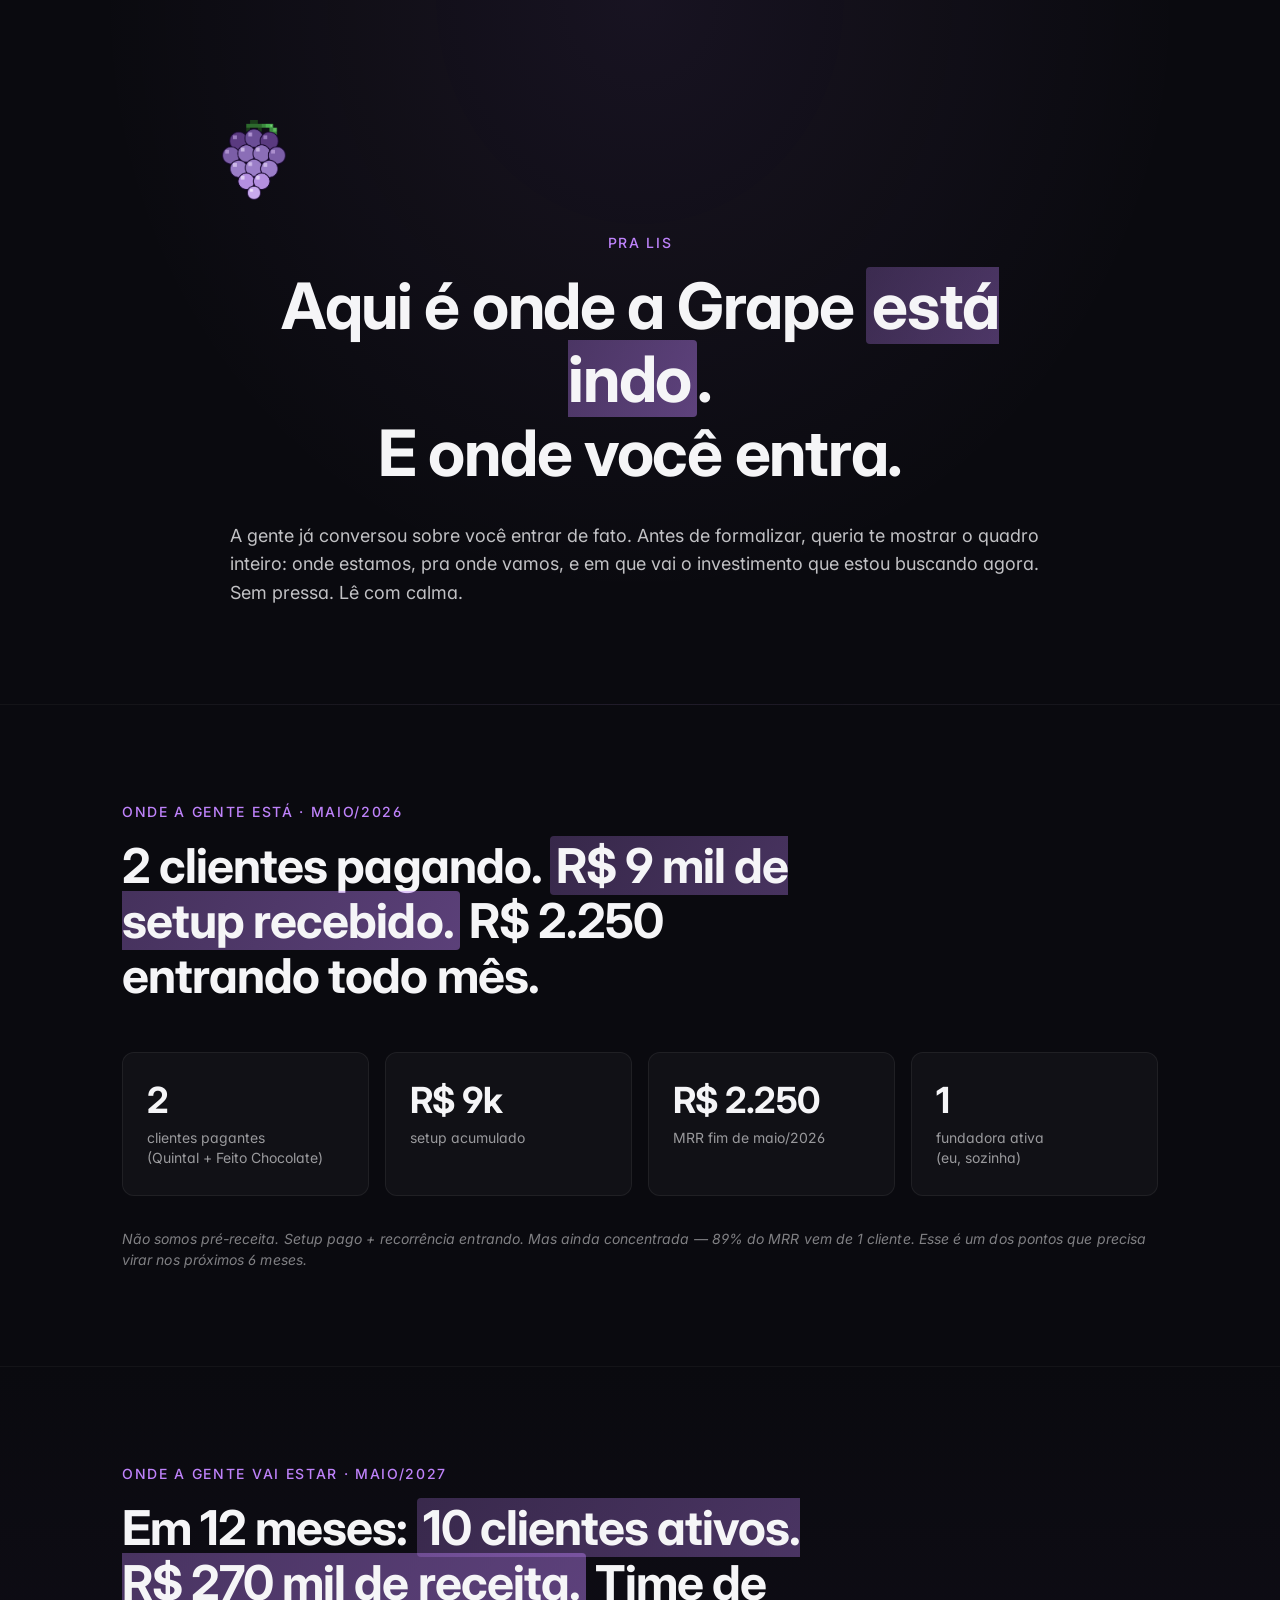
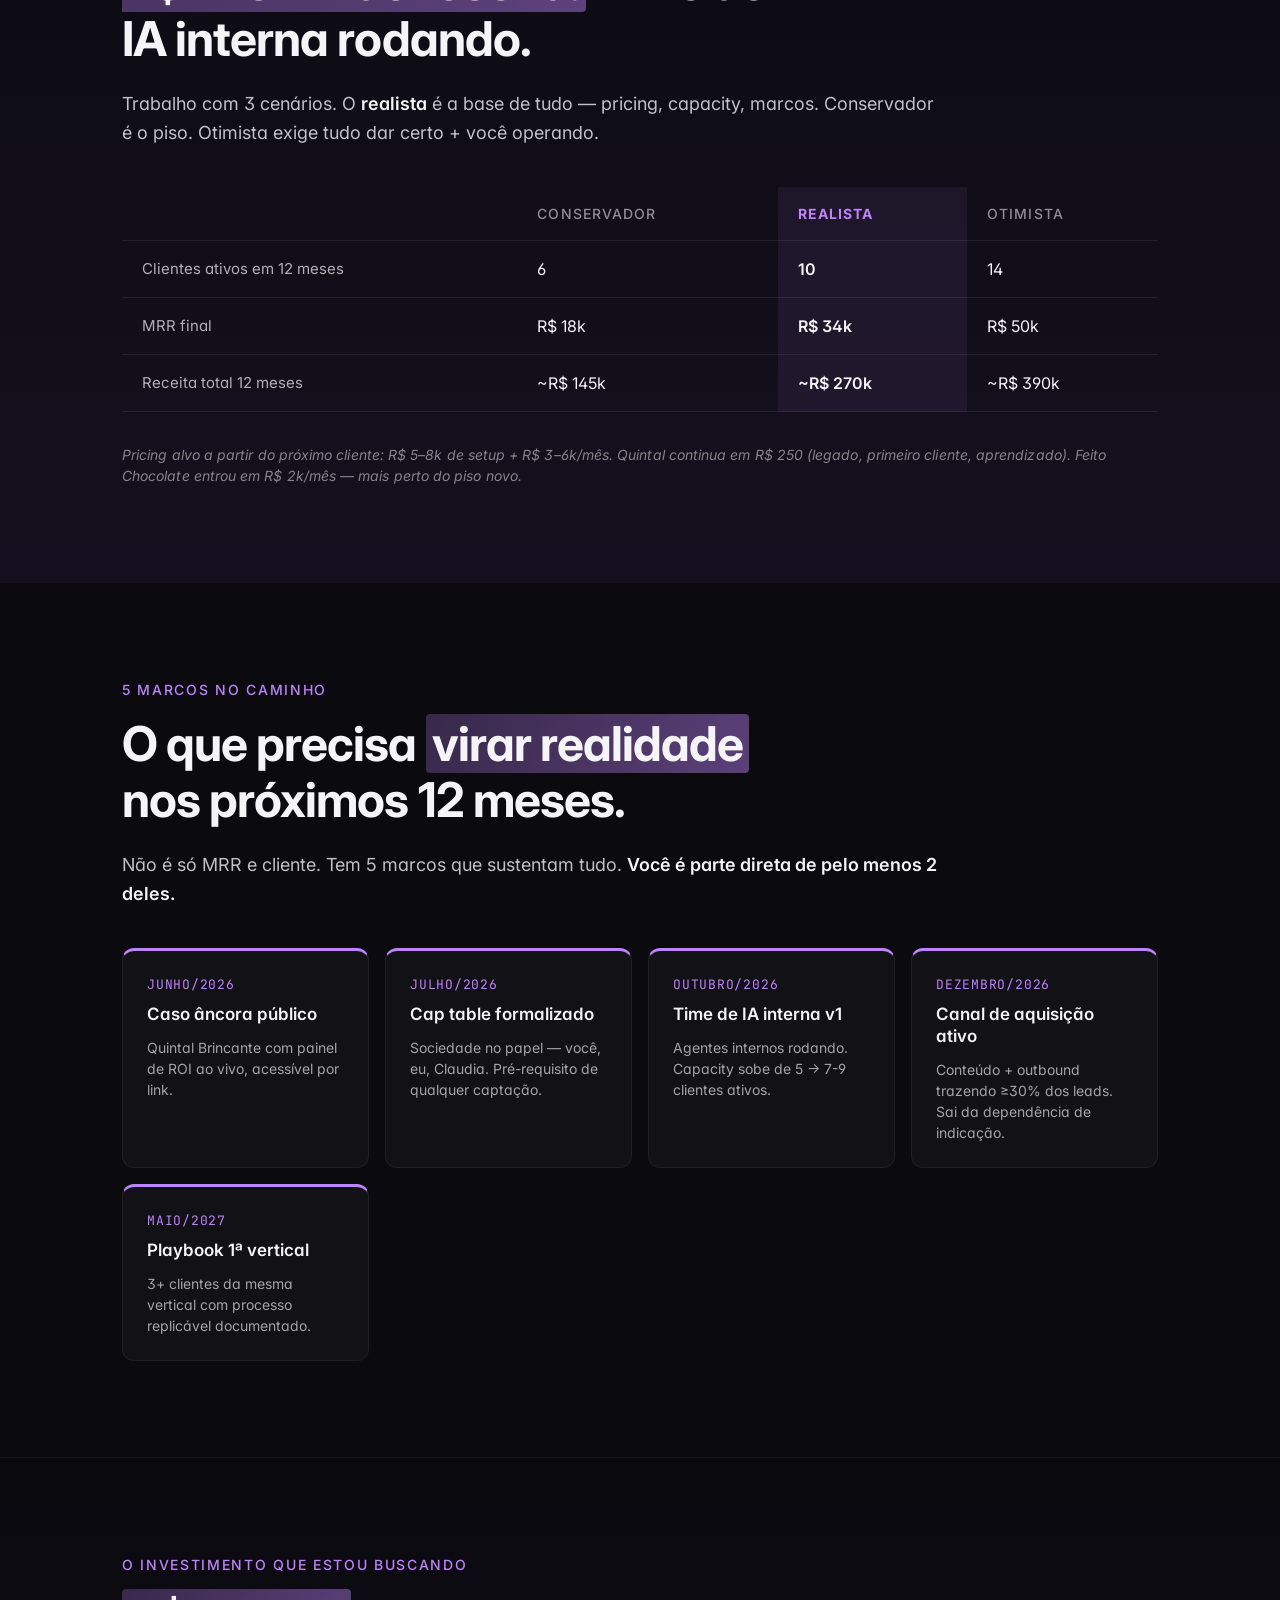
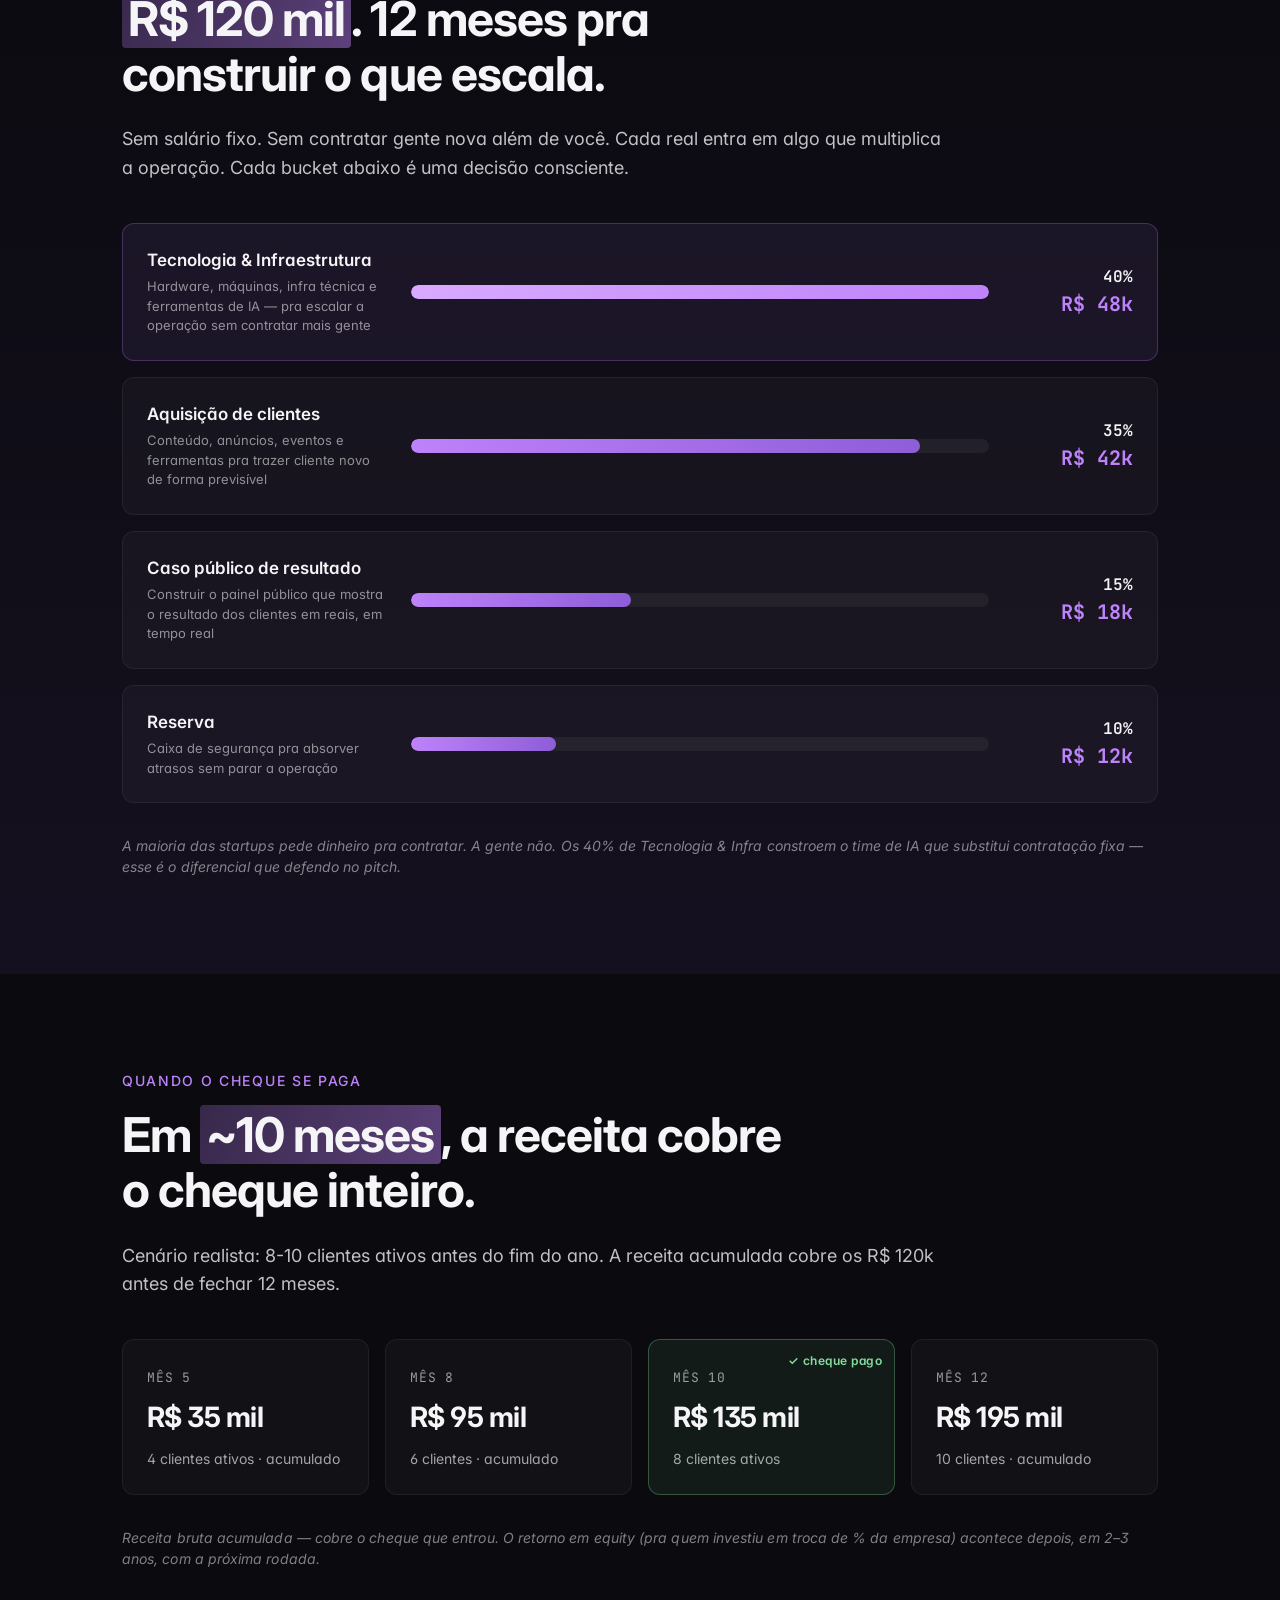
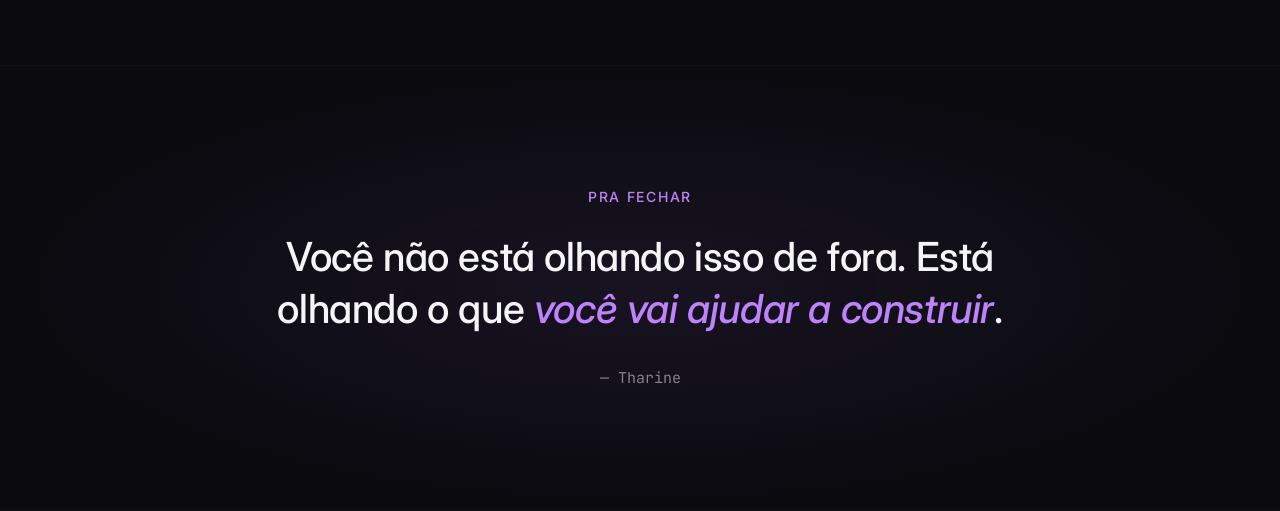
<file: deck/lis.html>
<!DOCTYPE html>
<html lang="pt-BR">
<head>
<meta charset="UTF-8">
<meta name="viewport" content="width=device-width, initial-scale=1.0, viewport-fit=cover">
<meta name="theme-color" content="#0A0A0F">
<title>Grape AI · Pra Lis</title>
<link rel="icon" type="image/png" href="assets/grape-logo.png">
<link rel="preconnect" href="https://fonts.googleapis.com">
<link rel="preconnect" href="https://fonts.gstatic.com" crossorigin>
<link href="https://fonts.googleapis.com/css2?family=Inter:wght@300;400;500;600;700;800;900&family=JetBrains+Mono:wght@400;500&display=swap" rel="stylesheet">
<link rel="stylesheet" href="styles.css">
<style>
  /* Lis page — single-page scrollable infographic */
  body {
    background: #0A0A0F;
    color: #F5F5F7;
    font-family: 'Inter', system-ui, -apple-system, sans-serif;
    margin: 0;
    line-height: 1.5;
    -webkit-font-smoothing: antialiased;
  }
  .liz-section {
    padding: 96px 0;
    border-bottom: 1px solid rgba(255,255,255,0.04);
  }
  .liz-section--deep {
    background: linear-gradient(180deg, #0A0A0F 0%, #15101F 100%);
  }
  .liz-section .container {
    max-width: 1100px;
    margin: 0 auto;
    padding: 0 32px;
  }
  .liz-section .kicker {
    color: #BE82FA;
    font-size: 0.875rem;
    text-transform: uppercase;
    letter-spacing: 0.12em;
    font-weight: 500;
    margin: 0 0 16px;
  }
  .liz-section .h-display {
    font-size: clamp(1.75rem, 4vw, 3rem);
    font-weight: 700;
    line-height: 1.15;
    letter-spacing: -0.02em;
    margin: 0;
  }
  .liz-section .h-display .hl {
    background: linear-gradient(120deg, rgba(190,130,250,0.25), rgba(190,130,250,0.45));
    padding: 0 6px;
    border-radius: 4px;
  }
  .liz-section .lede {
    font-size: clamp(1rem, 1.5vw, 1.125rem);
    color: rgba(245,245,247,0.78);
    line-height: 1.6;
    margin: 24px 0 0;
    max-width: 820px;
  }
  .liz-section .footnote {
    font-size: 0.875rem;
    color: rgba(245,245,247,0.5);
    margin: 32px 0 0;
    font-style: italic;
    line-height: 1.5;
  }
  .accent {
    color: #BE82FA;
  }

  /* HERO */
  .liz-hero {
    padding: 120px 0 96px;
    text-align: center;
    background: radial-gradient(ellipse at top, rgba(190,130,250,0.08) 0%, transparent 60%);
  }
  .liz-hero .container {
    max-width: 900px;
  }
  .liz-hero img {
    width: 64px;
    height: auto;
    margin-bottom: 32px;
  }
  .liz-hero .h-display {
    font-size: clamp(2.25rem, 5vw, 4rem);
  }
  .liz-hero .lede {
    margin: 32px auto 0;
    text-align: left;
  }

  /* STATS */
  .liz-stats {
    display: grid;
    grid-template-columns: repeat(auto-fit, minmax(220px, 1fr));
    gap: 16px;
    margin-top: 48px;
  }
  .liz-stat {
    padding: 28px 24px;
    background: rgba(255,255,255,0.03);
    border: 1px solid rgba(255,255,255,0.06);
    border-radius: 12px;
  }
  .liz-stat-num {
    display: block;
    font-size: 2.25rem;
    font-weight: 700;
    line-height: 1.1;
    margin-bottom: 8px;
    letter-spacing: -0.02em;
  }
  .liz-stat-label {
    display: block;
    font-size: 0.875rem;
    color: rgba(245,245,247,0.6);
    line-height: 1.4;
  }

  /* TABELA DE CENÁRIOS */
  .liz-scenario-table {
    width: 100%;
    border-collapse: collapse;
    margin-top: 40px;
    font-size: 1rem;
  }
  .liz-scenario-table th,
  .liz-scenario-table td {
    padding: 16px 20px;
    border-bottom: 1px solid rgba(255,255,255,0.08);
    text-align: left;
  }
  .liz-scenario-table th {
    color: rgba(245,245,247,0.55);
    font-weight: 500;
    font-size: 0.875rem;
    text-transform: uppercase;
    letter-spacing: 0.08em;
  }
  .liz-scenario-table td:first-child {
    color: rgba(245,245,247,0.7);
    font-size: 0.9375rem;
  }
  .liz-scenario-table .col-realistic {
    background: rgba(190,130,250,0.08);
    font-weight: 600;
    color: #F5F5F7;
  }
  .liz-scenario-table th.col-realistic {
    color: #BE82FA;
    font-weight: 700;
  }

  /* TIMELINE DE MARCOS */
  .liz-timeline {
    display: grid;
    grid-template-columns: repeat(auto-fit, minmax(200px, 1fr));
    gap: 16px;
    margin-top: 40px;
  }
  .liz-timeline-step {
    padding: 24px;
    background: rgba(255,255,255,0.03);
    border: 1px solid rgba(255,255,255,0.06);
    border-radius: 12px;
    border-top: 3px solid #BE82FA;
  }
  .liz-timeline-month {
    display: block;
    font-family: 'JetBrains Mono', monospace;
    color: #BE82FA;
    font-size: 0.8125rem;
    margin-bottom: 8px;
    text-transform: uppercase;
    letter-spacing: 0.06em;
  }
  .liz-timeline-step h4 {
    font-size: 1.0625rem;
    font-weight: 600;
    margin: 4px 0 12px;
    line-height: 1.3;
  }
  .liz-timeline-step p {
    font-size: 0.875rem;
    color: rgba(245,245,247,0.65);
    margin: 0;
    line-height: 1.5;
  }

  /* USO DE FUNDS */
  .liz-funds {
    display: flex;
    flex-direction: column;
    gap: 16px;
    margin-top: 40px;
  }
  .liz-fund {
    display: grid;
    grid-template-columns: 240px 1fr 120px;
    gap: 24px;
    align-items: center;
    padding: 24px;
    background: rgba(255,255,255,0.03);
    border: 1px solid rgba(255,255,255,0.06);
    border-radius: 12px;
  }
  .liz-fund--main {
    background: rgba(190,130,250,0.08);
    border-color: rgba(190,130,250,0.25);
  }
  .liz-fund-label {
    font-size: 1.0625rem;
    font-weight: 600;
  }
  .liz-fund-label small {
    display: block;
    font-size: 0.8125rem;
    color: rgba(245,245,247,0.55);
    font-weight: 400;
    margin-top: 4px;
    line-height: 1.5;
  }
  .liz-fund-bar-wrap {
    height: 14px;
    background: rgba(255,255,255,0.05);
    border-radius: 999px;
    overflow: hidden;
    position: relative;
  }
  .liz-fund-bar {
    height: 100%;
    background: linear-gradient(90deg, #BE82FA, #8E5DD8);
    border-radius: 999px;
  }
  .liz-fund--main .liz-fund-bar {
    background: linear-gradient(90deg, #D8AAFF, #BE82FA);
  }
  .liz-fund-value {
    text-align: right;
    font-family: 'JetBrains Mono', monospace;
    font-size: 1rem;
    font-weight: 600;
  }
  .liz-fund-value strong {
    display: block;
    font-size: 1.25rem;
    color: #BE82FA;
  }

  @media (max-width: 720px) {
    .liz-fund {
      grid-template-columns: 1fr;
      gap: 12px;
    }
    .liz-fund-value {
      text-align: left;
    }
  }

  /* PAYBACK */
  .liz-payback {
    display: grid;
    grid-template-columns: repeat(auto-fit, minmax(200px, 1fr));
    gap: 16px;
    margin-top: 40px;
  }
  .liz-payback-step {
    padding: 24px;
    background: rgba(255,255,255,0.03);
    border: 1px solid rgba(255,255,255,0.06);
    border-radius: 12px;
    position: relative;
  }
  .liz-payback-step--paid {
    background: rgba(133,220,158,0.08);
    border-color: rgba(133,220,158,0.3);
  }
  .liz-payback-step--paid::after {
    content: "✓ cheque pago";
    position: absolute;
    top: 12px;
    right: 12px;
    font-size: 0.75rem;
    color: #85DC9E;
    font-weight: 600;
    letter-spacing: 0.04em;
  }
  .liz-payback-month {
    font-family: 'JetBrains Mono', monospace;
    color: rgba(245,245,247,0.6);
    font-size: 0.8125rem;
    text-transform: uppercase;
    letter-spacing: 0.06em;
  }
  .liz-payback-num {
    display: block;
    font-size: 1.75rem;
    font-weight: 700;
    margin: 8px 0;
    letter-spacing: -0.02em;
  }
  .liz-payback-label {
    font-size: 0.875rem;
    color: rgba(245,245,247,0.65);
    line-height: 1.4;
  }

  /* CLOSING */
  .liz-closing {
    text-align: center;
    padding: 120px 0;
    background: radial-gradient(ellipse at center, rgba(190,130,250,0.08) 0%, transparent 70%);
  }
  .liz-closing .container {
    max-width: 800px;
  }
  .liz-closing-quote {
    font-size: clamp(1.5rem, 3.5vw, 2.5rem);
    line-height: 1.3;
    font-weight: 500;
    margin: 24px 0;
    letter-spacing: -0.01em;
  }
  .liz-closing-quote em {
    color: #BE82FA;
    font-style: italic;
  }
  .liz-closing-author {
    margin-top: 32px;
    color: rgba(245,245,247,0.5);
    font-size: 0.9375rem;
    font-family: 'JetBrains Mono', monospace;
  }

  /* MOBILE */
  @media (max-width: 720px) {
    .liz-section {
      padding: 64px 0;
    }
    .liz-section .container {
      padding: 0 20px;
    }
    .liz-hero {
      padding: 80px 0 64px;
    }
  }
</style>
</head>
<body>

<!-- HERO -->
<section class="liz-section liz-hero">
  <div class="container">
    <img src="assets/grape-logo.png" alt="Grape AI">
    <p class="kicker">Pra Lis</p>
    <h1 class="h-display">Aqui é onde a Grape <span class="hl">está indo</span>.<br>E onde você entra.</h1>
    <p class="lede">A gente já conversou sobre você entrar de fato. Antes de formalizar, queria te mostrar o quadro inteiro: onde estamos, pra onde vamos, e em que vai o investimento que estou buscando agora. Sem pressa. Lê com calma.</p>
  </div>
</section>

<!-- ONDE A GENTE ESTÁ -->
<section class="liz-section">
  <div class="container">
    <p class="kicker">Onde a gente está · maio/2026</p>
    <h2 class="h-display">2 clientes pagando. <span class="hl">R$ 9 mil de setup recebido.</span> R$ 2.250 entrando todo mês.</h2>
    <div class="liz-stats">
      <div class="liz-stat">
        <span class="liz-stat-num">2</span>
        <span class="liz-stat-label">clientes pagantes<br>(Quintal + Feito Chocolate)</span>
      </div>
      <div class="liz-stat">
        <span class="liz-stat-num">R$ 9k</span>
        <span class="liz-stat-label">setup acumulado</span>
      </div>
      <div class="liz-stat">
        <span class="liz-stat-num">R$ 2.250</span>
        <span class="liz-stat-label">MRR fim de maio/2026</span>
      </div>
      <div class="liz-stat">
        <span class="liz-stat-num">1</span>
        <span class="liz-stat-label">fundadora ativa<br>(eu, sozinha)</span>
      </div>
    </div>
    <p class="footnote">Não somos pré-receita. Setup pago + recorrência entrando. Mas ainda concentrada — 89% do MRR vem de 1 cliente. Esse é um dos pontos que precisa virar nos próximos 6 meses.</p>
  </div>
</section>

<!-- ONDE A GENTE VAI ESTAR -->
<section class="liz-section liz-section--deep">
  <div class="container">
    <p class="kicker">Onde a gente vai estar · maio/2027</p>
    <h2 class="h-display">Em 12 meses: <span class="hl">10 clientes ativos. R$ 270 mil de receita.</span> Time de IA interna rodando.</h2>
    <p class="lede">Trabalho com 3 cenários. O <strong>realista</strong> é a base de tudo — pricing, capacity, marcos. Conservador é o piso. Otimista exige tudo dar certo + você operando.</p>
    <table class="liz-scenario-table">
      <thead>
        <tr>
          <th></th>
          <th>Conservador</th>
          <th class="col-realistic">Realista</th>
          <th>Otimista</th>
        </tr>
      </thead>
      <tbody>
        <tr>
          <td>Clientes ativos em 12 meses</td>
          <td>6</td>
          <td class="col-realistic">10</td>
          <td>14</td>
        </tr>
        <tr>
          <td>MRR final</td>
          <td>R$ 18k</td>
          <td class="col-realistic">R$ 34k</td>
          <td>R$ 50k</td>
        </tr>
        <tr>
          <td>Receita total 12 meses</td>
          <td>~R$ 145k</td>
          <td class="col-realistic">~R$ 270k</td>
          <td>~R$ 390k</td>
        </tr>
      </tbody>
    </table>
    <p class="footnote">Pricing alvo a partir do próximo cliente: R$ 5–8k de setup + R$ 3–6k/mês. Quintal continua em R$ 250 (legado, primeiro cliente, aprendizado). Feito Chocolate entrou em R$ 2k/mês — mais perto do piso novo.</p>
  </div>
</section>

<!-- 5 MARCOS -->
<section class="liz-section">
  <div class="container">
    <p class="kicker">5 marcos no caminho</p>
    <h2 class="h-display">O que precisa <span class="hl">virar realidade</span> nos próximos 12 meses.</h2>
    <p class="lede">Não é só MRR e cliente. Tem 5 marcos que sustentam tudo. <strong>Você é parte direta de pelo menos 2 deles.</strong></p>
    <div class="liz-timeline">
      <div class="liz-timeline-step">
        <span class="liz-timeline-month">junho/2026</span>
        <h4>Caso âncora público</h4>
        <p>Quintal Brincante com painel de ROI ao vivo, acessível por link.</p>
      </div>
      <div class="liz-timeline-step">
        <span class="liz-timeline-month">julho/2026</span>
        <h4>Cap table formalizado</h4>
        <p>Sociedade no papel — você, eu, Claudia. Pré-requisito de qualquer captação.</p>
      </div>
      <div class="liz-timeline-step">
        <span class="liz-timeline-month">outubro/2026</span>
        <h4>Time de IA interna v1</h4>
        <p>Agentes internos rodando. Capacity sobe de 5 → 7-9 clientes ativos.</p>
      </div>
      <div class="liz-timeline-step">
        <span class="liz-timeline-month">dezembro/2026</span>
        <h4>Canal de aquisição ativo</h4>
        <p>Conteúdo + outbound trazendo ≥30% dos leads. Sai da dependência de indicação.</p>
      </div>
      <div class="liz-timeline-step">
        <span class="liz-timeline-month">maio/2027</span>
        <h4>Playbook 1ª vertical</h4>
        <p>3+ clientes da mesma vertical com processo replicável documentado.</p>
      </div>
    </div>
  </div>
</section>

<!-- USO DE FUNDS -->
<section class="liz-section liz-section--deep">
  <div class="container">
    <p class="kicker">O investimento que estou buscando</p>
    <h2 class="h-display"><span class="hl">R$ 120 mil</span>. 12 meses pra construir o que escala.</h2>
    <p class="lede">Sem salário fixo. Sem contratar gente nova além de você. Cada real entra em algo que multiplica a operação. Cada bucket abaixo é uma decisão consciente.</p>
    <div class="liz-funds">
      <div class="liz-fund liz-fund--main">
        <div class="liz-fund-label">Tecnologia & Infraestrutura<small>Hardware, máquinas, infra técnica e ferramentas de IA — pra escalar a operação sem contratar mais gente</small></div>
        <div class="liz-fund-bar-wrap"><div class="liz-fund-bar" style="width:100%"></div></div>
        <div class="liz-fund-value">40%<strong>R$ 48k</strong></div>
      </div>
      <div class="liz-fund">
        <div class="liz-fund-label">Aquisição de clientes<small>Conteúdo, anúncios, eventos e ferramentas pra trazer cliente novo de forma previsível</small></div>
        <div class="liz-fund-bar-wrap"><div class="liz-fund-bar" style="width:88%"></div></div>
        <div class="liz-fund-value">35%<strong>R$ 42k</strong></div>
      </div>
      <div class="liz-fund">
        <div class="liz-fund-label">Caso público de resultado<small>Construir o painel público que mostra o resultado dos clientes em reais, em tempo real</small></div>
        <div class="liz-fund-bar-wrap"><div class="liz-fund-bar" style="width:38%"></div></div>
        <div class="liz-fund-value">15%<strong>R$ 18k</strong></div>
      </div>
      <div class="liz-fund">
        <div class="liz-fund-label">Reserva<small>Caixa de segurança pra absorver atrasos sem parar a operação</small></div>
        <div class="liz-fund-bar-wrap"><div class="liz-fund-bar" style="width:25%"></div></div>
        <div class="liz-fund-value">10%<strong>R$ 12k</strong></div>
      </div>
    </div>
    <p class="footnote">A maioria das startups pede dinheiro pra contratar. A gente não. Os 40% de Tecnologia & Infra constroem o time de IA que substitui contratação fixa — esse é o diferencial que defendo no pitch.</p>
  </div>
</section>

<!-- PAYBACK -->
<section class="liz-section">
  <div class="container">
    <p class="kicker">Quando o cheque se paga</p>
    <h2 class="h-display">Em <span class="hl">~10 meses</span>, a receita cobre o cheque inteiro.</h2>
    <p class="lede">Cenário realista: 8-10 clientes ativos antes do fim do ano. A receita acumulada cobre os R$ 120k antes de fechar 12 meses.</p>
    <div class="liz-payback">
      <div class="liz-payback-step">
        <span class="liz-payback-month">Mês 5</span>
        <span class="liz-payback-num">R$ 35 mil</span>
        <span class="liz-payback-label">4 clientes ativos · acumulado</span>
      </div>
      <div class="liz-payback-step">
        <span class="liz-payback-month">Mês 8</span>
        <span class="liz-payback-num">R$ 95 mil</span>
        <span class="liz-payback-label">6 clientes · acumulado</span>
      </div>
      <div class="liz-payback-step liz-payback-step--paid">
        <span class="liz-payback-month">Mês 10</span>
        <span class="liz-payback-num">R$ 135 mil</span>
        <span class="liz-payback-label">8 clientes ativos</span>
      </div>
      <div class="liz-payback-step">
        <span class="liz-payback-month">Mês 12</span>
        <span class="liz-payback-num">R$ 195 mil</span>
        <span class="liz-payback-label">10 clientes · acumulado</span>
      </div>
    </div>
    <p class="footnote">Receita bruta acumulada — cobre o cheque que entrou. O retorno em equity (pra quem investiu em troca de % da empresa) acontece depois, em 2–3 anos, com a próxima rodada.</p>
  </div>
</section>

<!-- FECHAMENTO -->
<section class="liz-section liz-closing">
  <div class="container">
    <p class="kicker">Pra fechar</p>
    <p class="liz-closing-quote">Você não está olhando isso de fora. Está olhando o que <em>você vai ajudar a construir</em>.</p>
    <p class="liz-closing-author">— Tharine</p>
  </div>
</section>

</body>
</html>
</file>
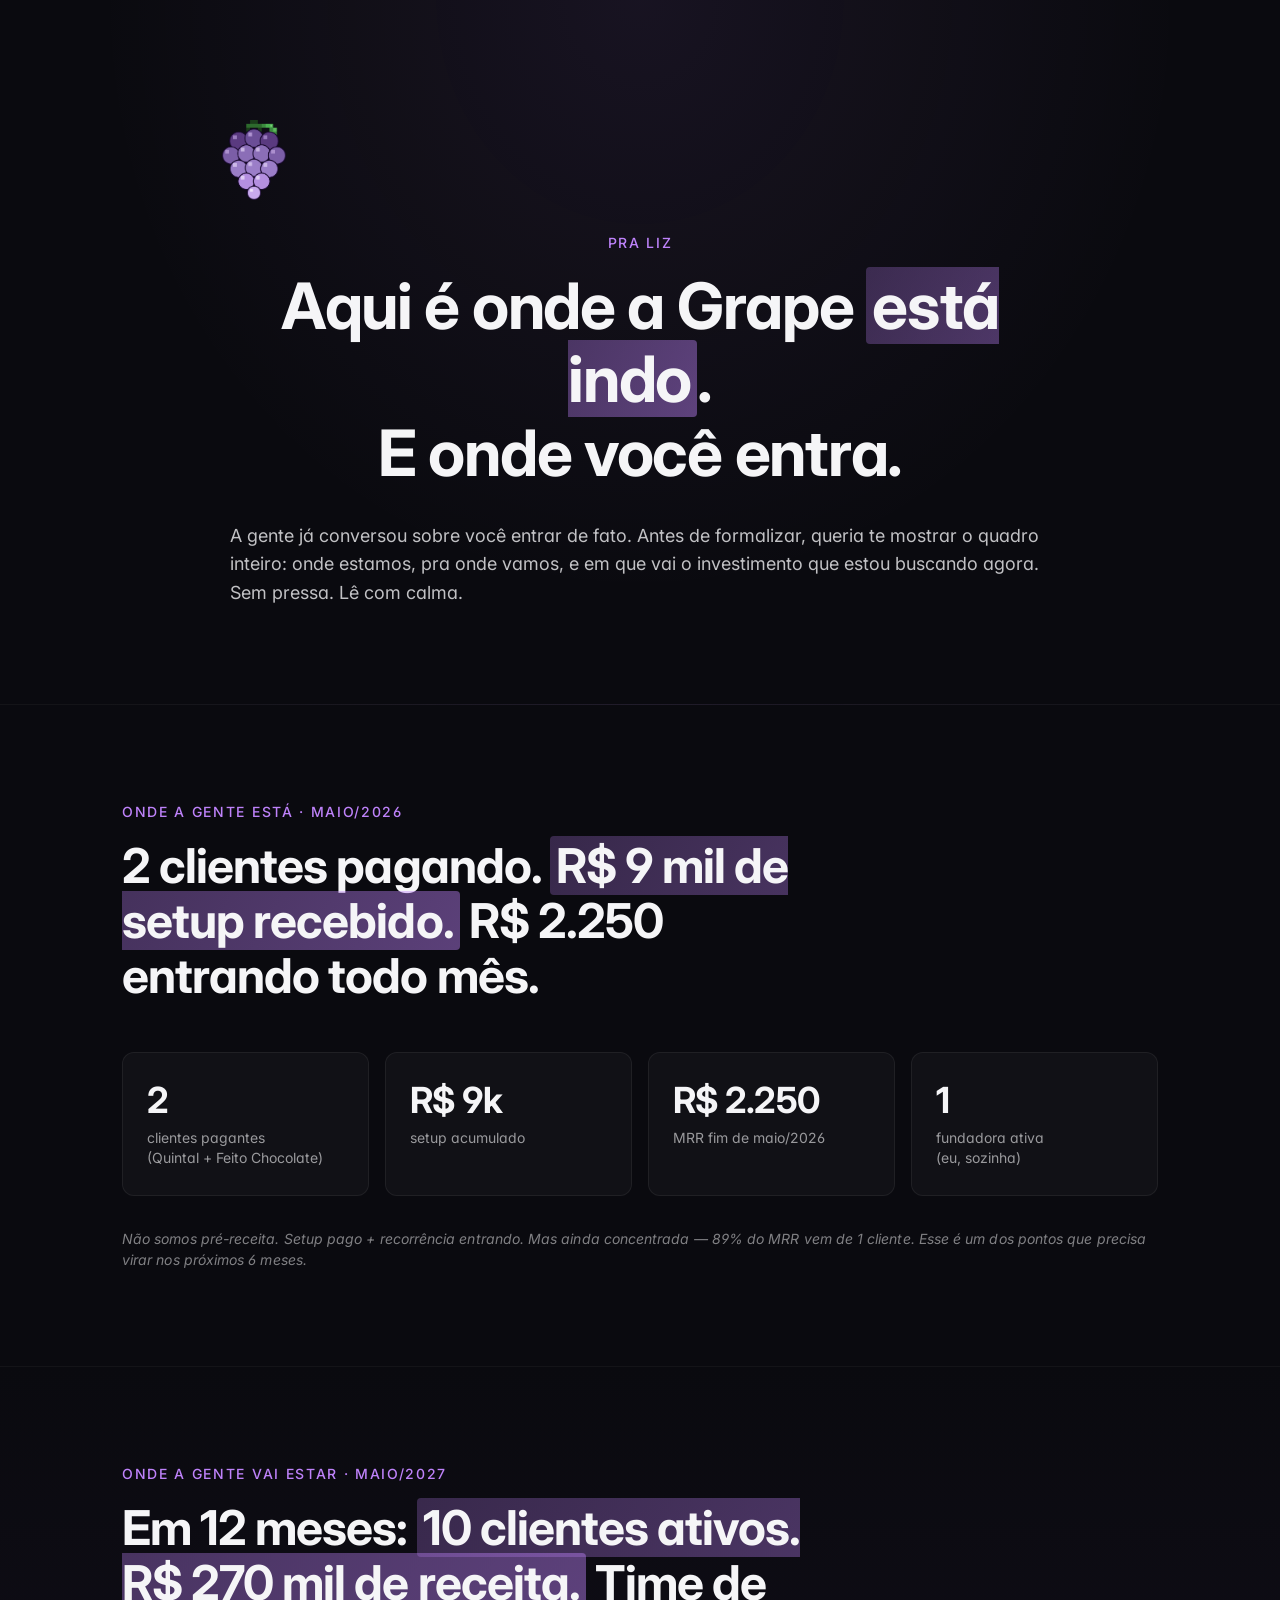
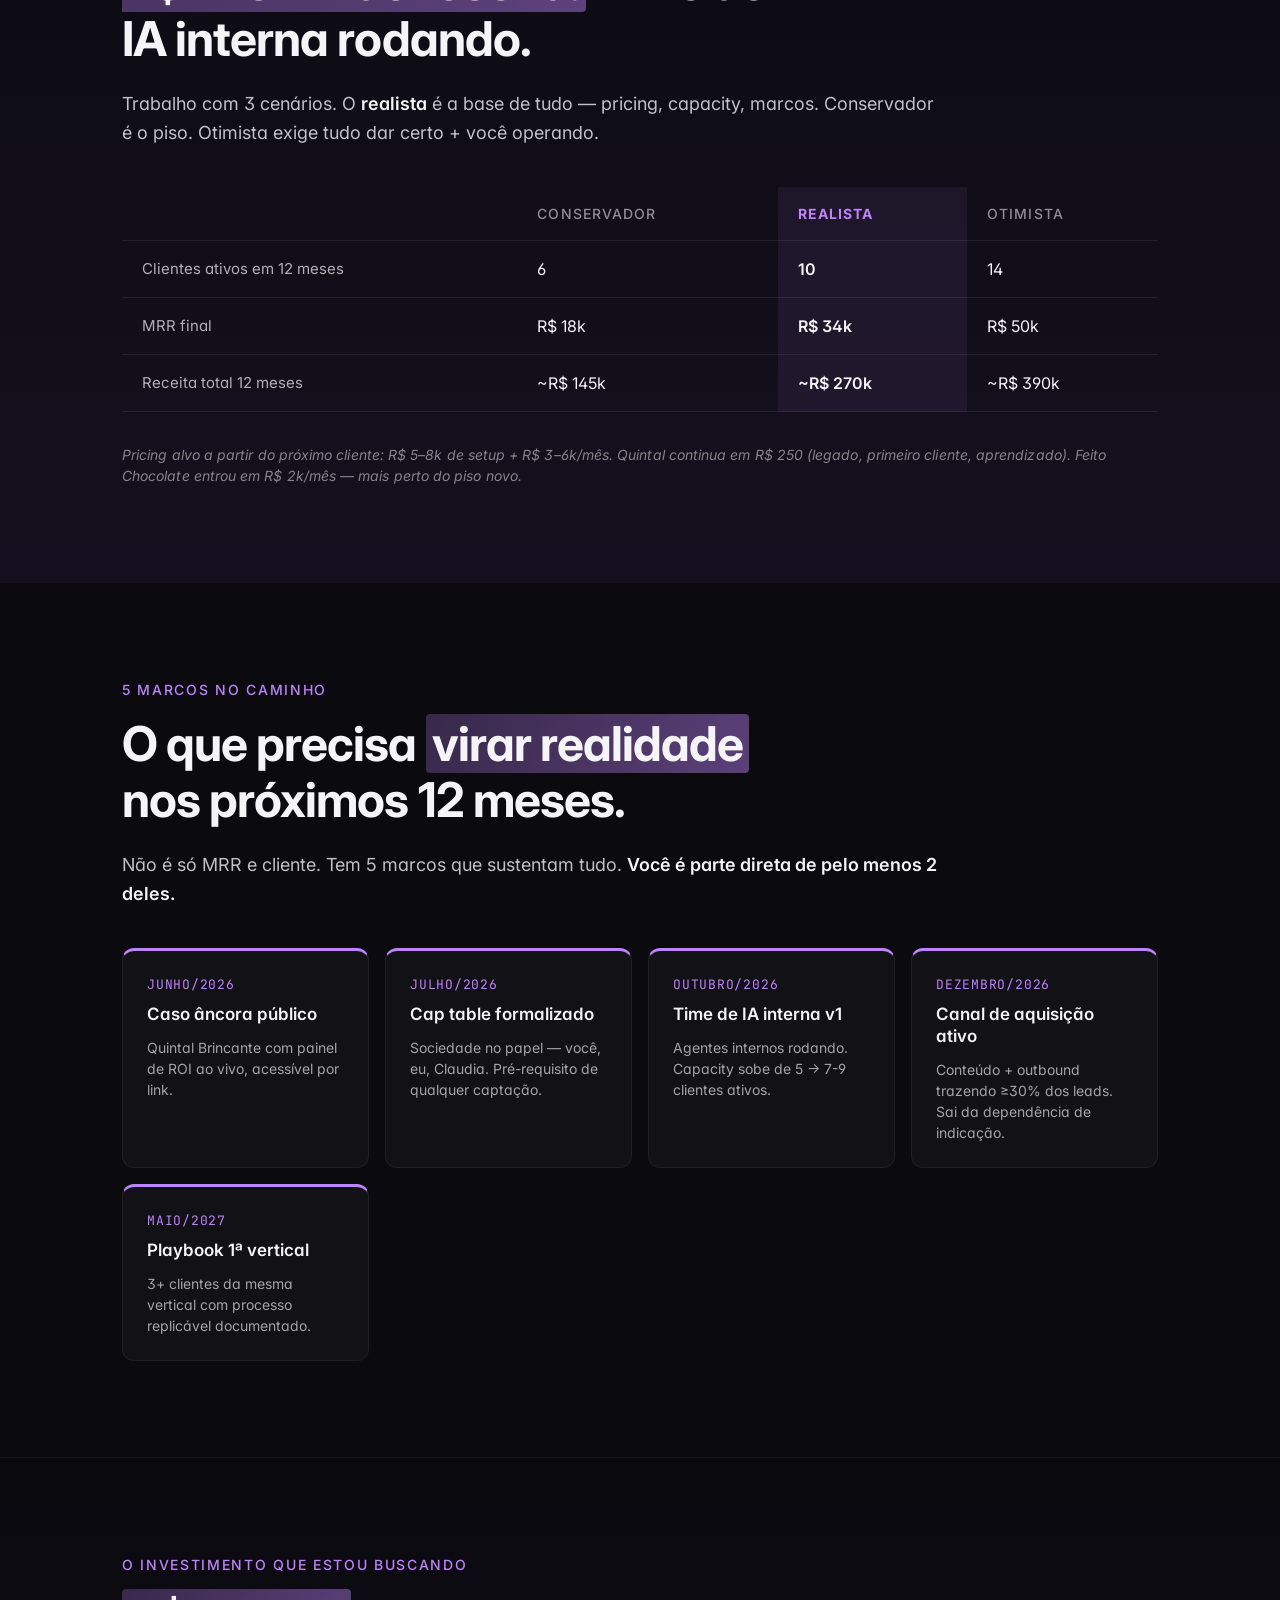
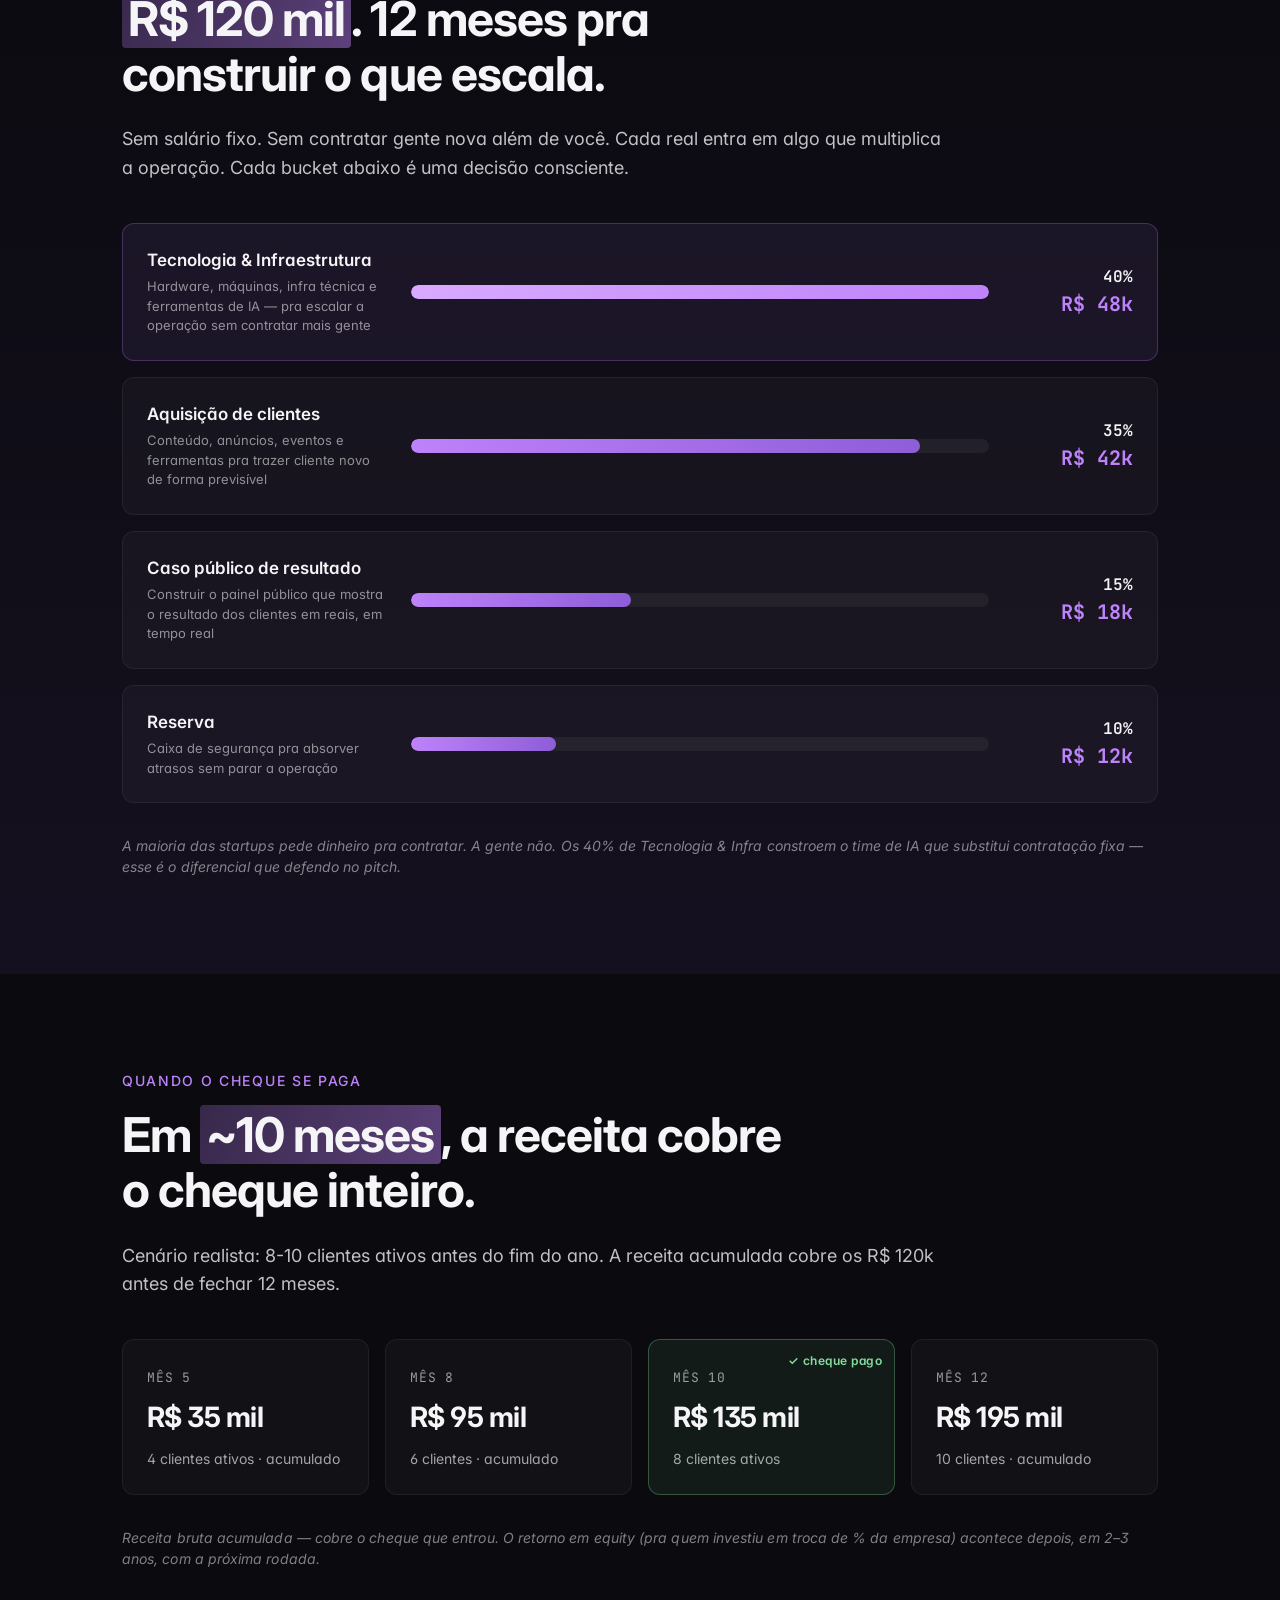
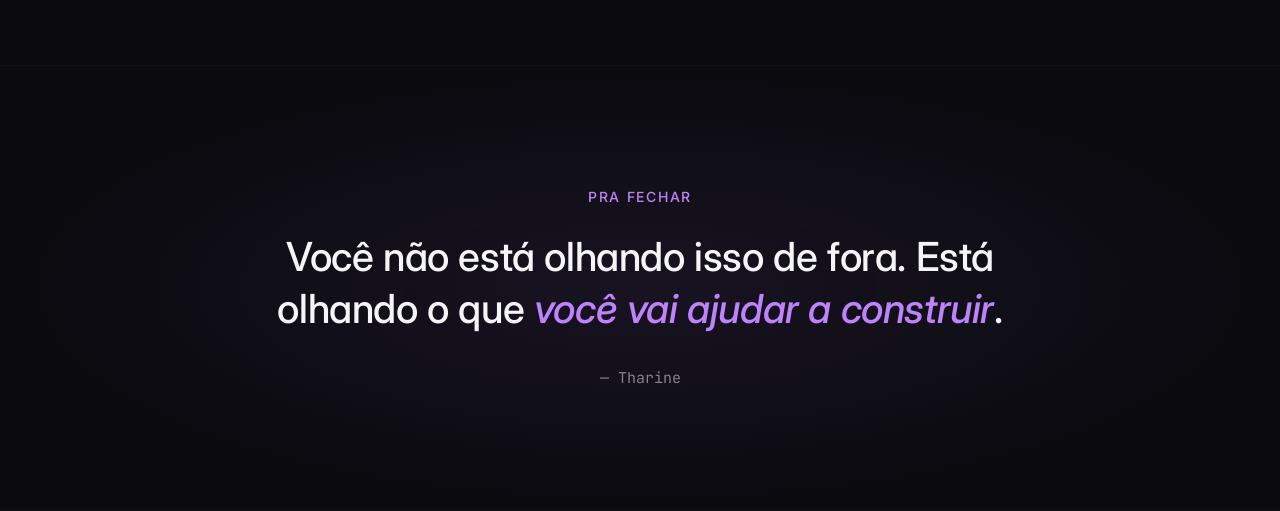
<file: deck/liz.html>
<!DOCTYPE html>
<html lang="pt-BR">
<head>
<meta charset="UTF-8">
<meta name="viewport" content="width=device-width, initial-scale=1.0, viewport-fit=cover">
<meta name="theme-color" content="#0A0A0F">
<title>Grape AI · Pra Liz</title>
<link rel="icon" type="image/png" href="assets/grape-logo.png">
<link rel="preconnect" href="https://fonts.googleapis.com">
<link rel="preconnect" href="https://fonts.gstatic.com" crossorigin>
<link href="https://fonts.googleapis.com/css2?family=Inter:wght@300;400;500;600;700;800;900&family=JetBrains+Mono:wght@400;500&display=swap" rel="stylesheet">
<link rel="stylesheet" href="styles.css">
<style>
  /* Liz page — single-page scrollable infographic */
  body {
    background: #0A0A0F;
    color: #F5F5F7;
    font-family: 'Inter', system-ui, -apple-system, sans-serif;
    margin: 0;
    line-height: 1.5;
    -webkit-font-smoothing: antialiased;
  }
  .liz-section {
    padding: 96px 0;
    border-bottom: 1px solid rgba(255,255,255,0.04);
  }
  .liz-section--deep {
    background: linear-gradient(180deg, #0A0A0F 0%, #15101F 100%);
  }
  .liz-section .container {
    max-width: 1100px;
    margin: 0 auto;
    padding: 0 32px;
  }
  .liz-section .kicker {
    color: #BE82FA;
    font-size: 0.875rem;
    text-transform: uppercase;
    letter-spacing: 0.12em;
    font-weight: 500;
    margin: 0 0 16px;
  }
  .liz-section .h-display {
    font-size: clamp(1.75rem, 4vw, 3rem);
    font-weight: 700;
    line-height: 1.15;
    letter-spacing: -0.02em;
    margin: 0;
  }
  .liz-section .h-display .hl {
    background: linear-gradient(120deg, rgba(190,130,250,0.25), rgba(190,130,250,0.45));
    padding: 0 6px;
    border-radius: 4px;
  }
  .liz-section .lede {
    font-size: clamp(1rem, 1.5vw, 1.125rem);
    color: rgba(245,245,247,0.78);
    line-height: 1.6;
    margin: 24px 0 0;
    max-width: 820px;
  }
  .liz-section .footnote {
    font-size: 0.875rem;
    color: rgba(245,245,247,0.5);
    margin: 32px 0 0;
    font-style: italic;
    line-height: 1.5;
  }
  .accent {
    color: #BE82FA;
  }

  /* HERO */
  .liz-hero {
    padding: 120px 0 96px;
    text-align: center;
    background: radial-gradient(ellipse at top, rgba(190,130,250,0.08) 0%, transparent 60%);
  }
  .liz-hero .container {
    max-width: 900px;
  }
  .liz-hero img {
    width: 64px;
    height: auto;
    margin-bottom: 32px;
  }
  .liz-hero .h-display {
    font-size: clamp(2.25rem, 5vw, 4rem);
  }
  .liz-hero .lede {
    margin: 32px auto 0;
    text-align: left;
  }

  /* STATS */
  .liz-stats {
    display: grid;
    grid-template-columns: repeat(auto-fit, minmax(220px, 1fr));
    gap: 16px;
    margin-top: 48px;
  }
  .liz-stat {
    padding: 28px 24px;
    background: rgba(255,255,255,0.03);
    border: 1px solid rgba(255,255,255,0.06);
    border-radius: 12px;
  }
  .liz-stat-num {
    display: block;
    font-size: 2.25rem;
    font-weight: 700;
    line-height: 1.1;
    margin-bottom: 8px;
    letter-spacing: -0.02em;
  }
  .liz-stat-label {
    display: block;
    font-size: 0.875rem;
    color: rgba(245,245,247,0.6);
    line-height: 1.4;
  }

  /* TABELA DE CENÁRIOS */
  .liz-scenario-table {
    width: 100%;
    border-collapse: collapse;
    margin-top: 40px;
    font-size: 1rem;
  }
  .liz-scenario-table th,
  .liz-scenario-table td {
    padding: 16px 20px;
    border-bottom: 1px solid rgba(255,255,255,0.08);
    text-align: left;
  }
  .liz-scenario-table th {
    color: rgba(245,245,247,0.55);
    font-weight: 500;
    font-size: 0.875rem;
    text-transform: uppercase;
    letter-spacing: 0.08em;
  }
  .liz-scenario-table td:first-child {
    color: rgba(245,245,247,0.7);
    font-size: 0.9375rem;
  }
  .liz-scenario-table .col-realistic {
    background: rgba(190,130,250,0.08);
    font-weight: 600;
    color: #F5F5F7;
  }
  .liz-scenario-table th.col-realistic {
    color: #BE82FA;
    font-weight: 700;
  }

  /* TIMELINE DE MARCOS */
  .liz-timeline {
    display: grid;
    grid-template-columns: repeat(auto-fit, minmax(200px, 1fr));
    gap: 16px;
    margin-top: 40px;
  }
  .liz-timeline-step {
    padding: 24px;
    background: rgba(255,255,255,0.03);
    border: 1px solid rgba(255,255,255,0.06);
    border-radius: 12px;
    border-top: 3px solid #BE82FA;
  }
  .liz-timeline-month {
    display: block;
    font-family: 'JetBrains Mono', monospace;
    color: #BE82FA;
    font-size: 0.8125rem;
    margin-bottom: 8px;
    text-transform: uppercase;
    letter-spacing: 0.06em;
  }
  .liz-timeline-step h4 {
    font-size: 1.0625rem;
    font-weight: 600;
    margin: 4px 0 12px;
    line-height: 1.3;
  }
  .liz-timeline-step p {
    font-size: 0.875rem;
    color: rgba(245,245,247,0.65);
    margin: 0;
    line-height: 1.5;
  }

  /* USO DE FUNDS */
  .liz-funds {
    display: flex;
    flex-direction: column;
    gap: 16px;
    margin-top: 40px;
  }
  .liz-fund {
    display: grid;
    grid-template-columns: 240px 1fr 120px;
    gap: 24px;
    align-items: center;
    padding: 24px;
    background: rgba(255,255,255,0.03);
    border: 1px solid rgba(255,255,255,0.06);
    border-radius: 12px;
  }
  .liz-fund--main {
    background: rgba(190,130,250,0.08);
    border-color: rgba(190,130,250,0.25);
  }
  .liz-fund-label {
    font-size: 1.0625rem;
    font-weight: 600;
  }
  .liz-fund-label small {
    display: block;
    font-size: 0.8125rem;
    color: rgba(245,245,247,0.55);
    font-weight: 400;
    margin-top: 4px;
    line-height: 1.5;
  }
  .liz-fund-bar-wrap {
    height: 14px;
    background: rgba(255,255,255,0.05);
    border-radius: 999px;
    overflow: hidden;
    position: relative;
  }
  .liz-fund-bar {
    height: 100%;
    background: linear-gradient(90deg, #BE82FA, #8E5DD8);
    border-radius: 999px;
  }
  .liz-fund--main .liz-fund-bar {
    background: linear-gradient(90deg, #D8AAFF, #BE82FA);
  }
  .liz-fund-value {
    text-align: right;
    font-family: 'JetBrains Mono', monospace;
    font-size: 1rem;
    font-weight: 600;
  }
  .liz-fund-value strong {
    display: block;
    font-size: 1.25rem;
    color: #BE82FA;
  }

  @media (max-width: 720px) {
    .liz-fund {
      grid-template-columns: 1fr;
      gap: 12px;
    }
    .liz-fund-value {
      text-align: left;
    }
  }

  /* PAYBACK */
  .liz-payback {
    display: grid;
    grid-template-columns: repeat(auto-fit, minmax(200px, 1fr));
    gap: 16px;
    margin-top: 40px;
  }
  .liz-payback-step {
    padding: 24px;
    background: rgba(255,255,255,0.03);
    border: 1px solid rgba(255,255,255,0.06);
    border-radius: 12px;
    position: relative;
  }
  .liz-payback-step--paid {
    background: rgba(133,220,158,0.08);
    border-color: rgba(133,220,158,0.3);
  }
  .liz-payback-step--paid::after {
    content: "✓ cheque pago";
    position: absolute;
    top: 12px;
    right: 12px;
    font-size: 0.75rem;
    color: #85DC9E;
    font-weight: 600;
    letter-spacing: 0.04em;
  }
  .liz-payback-month {
    font-family: 'JetBrains Mono', monospace;
    color: rgba(245,245,247,0.6);
    font-size: 0.8125rem;
    text-transform: uppercase;
    letter-spacing: 0.06em;
  }
  .liz-payback-num {
    display: block;
    font-size: 1.75rem;
    font-weight: 700;
    margin: 8px 0;
    letter-spacing: -0.02em;
  }
  .liz-payback-label {
    font-size: 0.875rem;
    color: rgba(245,245,247,0.65);
    line-height: 1.4;
  }

  /* CLOSING */
  .liz-closing {
    text-align: center;
    padding: 120px 0;
    background: radial-gradient(ellipse at center, rgba(190,130,250,0.08) 0%, transparent 70%);
  }
  .liz-closing .container {
    max-width: 800px;
  }
  .liz-closing-quote {
    font-size: clamp(1.5rem, 3.5vw, 2.5rem);
    line-height: 1.3;
    font-weight: 500;
    margin: 24px 0;
    letter-spacing: -0.01em;
  }
  .liz-closing-quote em {
    color: #BE82FA;
    font-style: italic;
  }
  .liz-closing-author {
    margin-top: 32px;
    color: rgba(245,245,247,0.5);
    font-size: 0.9375rem;
    font-family: 'JetBrains Mono', monospace;
  }

  /* MOBILE */
  @media (max-width: 720px) {
    .liz-section {
      padding: 64px 0;
    }
    .liz-section .container {
      padding: 0 20px;
    }
    .liz-hero {
      padding: 80px 0 64px;
    }
  }
</style>
</head>
<body>

<!-- HERO -->
<section class="liz-section liz-hero">
  <div class="container">
    <img src="assets/grape-logo.png" alt="Grape AI">
    <p class="kicker">Pra Liz</p>
    <h1 class="h-display">Aqui é onde a Grape <span class="hl">está indo</span>.<br>E onde você entra.</h1>
    <p class="lede">A gente já conversou sobre você entrar de fato. Antes de formalizar, queria te mostrar o quadro inteiro: onde estamos, pra onde vamos, e em que vai o investimento que estou buscando agora. Sem pressa. Lê com calma.</p>
  </div>
</section>

<!-- ONDE A GENTE ESTÁ -->
<section class="liz-section">
  <div class="container">
    <p class="kicker">Onde a gente está · maio/2026</p>
    <h2 class="h-display">2 clientes pagando. <span class="hl">R$ 9 mil de setup recebido.</span> R$ 2.250 entrando todo mês.</h2>
    <div class="liz-stats">
      <div class="liz-stat">
        <span class="liz-stat-num">2</span>
        <span class="liz-stat-label">clientes pagantes<br>(Quintal + Feito Chocolate)</span>
      </div>
      <div class="liz-stat">
        <span class="liz-stat-num">R$ 9k</span>
        <span class="liz-stat-label">setup acumulado</span>
      </div>
      <div class="liz-stat">
        <span class="liz-stat-num">R$ 2.250</span>
        <span class="liz-stat-label">MRR fim de maio/2026</span>
      </div>
      <div class="liz-stat">
        <span class="liz-stat-num">1</span>
        <span class="liz-stat-label">fundadora ativa<br>(eu, sozinha)</span>
      </div>
    </div>
    <p class="footnote">Não somos pré-receita. Setup pago + recorrência entrando. Mas ainda concentrada — 89% do MRR vem de 1 cliente. Esse é um dos pontos que precisa virar nos próximos 6 meses.</p>
  </div>
</section>

<!-- ONDE A GENTE VAI ESTAR -->
<section class="liz-section liz-section--deep">
  <div class="container">
    <p class="kicker">Onde a gente vai estar · maio/2027</p>
    <h2 class="h-display">Em 12 meses: <span class="hl">10 clientes ativos. R$ 270 mil de receita.</span> Time de IA interna rodando.</h2>
    <p class="lede">Trabalho com 3 cenários. O <strong>realista</strong> é a base de tudo — pricing, capacity, marcos. Conservador é o piso. Otimista exige tudo dar certo + você operando.</p>
    <table class="liz-scenario-table">
      <thead>
        <tr>
          <th></th>
          <th>Conservador</th>
          <th class="col-realistic">Realista</th>
          <th>Otimista</th>
        </tr>
      </thead>
      <tbody>
        <tr>
          <td>Clientes ativos em 12 meses</td>
          <td>6</td>
          <td class="col-realistic">10</td>
          <td>14</td>
        </tr>
        <tr>
          <td>MRR final</td>
          <td>R$ 18k</td>
          <td class="col-realistic">R$ 34k</td>
          <td>R$ 50k</td>
        </tr>
        <tr>
          <td>Receita total 12 meses</td>
          <td>~R$ 145k</td>
          <td class="col-realistic">~R$ 270k</td>
          <td>~R$ 390k</td>
        </tr>
      </tbody>
    </table>
    <p class="footnote">Pricing alvo a partir do próximo cliente: R$ 5–8k de setup + R$ 3–6k/mês. Quintal continua em R$ 250 (legado, primeiro cliente, aprendizado). Feito Chocolate entrou em R$ 2k/mês — mais perto do piso novo.</p>
  </div>
</section>

<!-- 5 MARCOS -->
<section class="liz-section">
  <div class="container">
    <p class="kicker">5 marcos no caminho</p>
    <h2 class="h-display">O que precisa <span class="hl">virar realidade</span> nos próximos 12 meses.</h2>
    <p class="lede">Não é só MRR e cliente. Tem 5 marcos que sustentam tudo. <strong>Você é parte direta de pelo menos 2 deles.</strong></p>
    <div class="liz-timeline">
      <div class="liz-timeline-step">
        <span class="liz-timeline-month">junho/2026</span>
        <h4>Caso âncora público</h4>
        <p>Quintal Brincante com painel de ROI ao vivo, acessível por link.</p>
      </div>
      <div class="liz-timeline-step">
        <span class="liz-timeline-month">julho/2026</span>
        <h4>Cap table formalizado</h4>
        <p>Sociedade no papel — você, eu, Claudia. Pré-requisito de qualquer captação.</p>
      </div>
      <div class="liz-timeline-step">
        <span class="liz-timeline-month">outubro/2026</span>
        <h4>Time de IA interna v1</h4>
        <p>Agentes internos rodando. Capacity sobe de 5 → 7-9 clientes ativos.</p>
      </div>
      <div class="liz-timeline-step">
        <span class="liz-timeline-month">dezembro/2026</span>
        <h4>Canal de aquisição ativo</h4>
        <p>Conteúdo + outbound trazendo ≥30% dos leads. Sai da dependência de indicação.</p>
      </div>
      <div class="liz-timeline-step">
        <span class="liz-timeline-month">maio/2027</span>
        <h4>Playbook 1ª vertical</h4>
        <p>3+ clientes da mesma vertical com processo replicável documentado.</p>
      </div>
    </div>
  </div>
</section>

<!-- USO DE FUNDS -->
<section class="liz-section liz-section--deep">
  <div class="container">
    <p class="kicker">O investimento que estou buscando</p>
    <h2 class="h-display"><span class="hl">R$ 120 mil</span>. 12 meses pra construir o que escala.</h2>
    <p class="lede">Sem salário fixo. Sem contratar gente nova além de você. Cada real entra em algo que multiplica a operação. Cada bucket abaixo é uma decisão consciente.</p>
    <div class="liz-funds">
      <div class="liz-fund liz-fund--main">
        <div class="liz-fund-label">Tecnologia & Infraestrutura<small>Hardware, máquinas, infra técnica e ferramentas de IA — pra escalar a operação sem contratar mais gente</small></div>
        <div class="liz-fund-bar-wrap"><div class="liz-fund-bar" style="width:100%"></div></div>
        <div class="liz-fund-value">40%<strong>R$ 48k</strong></div>
      </div>
      <div class="liz-fund">
        <div class="liz-fund-label">Aquisição de clientes<small>Conteúdo, anúncios, eventos e ferramentas pra trazer cliente novo de forma previsível</small></div>
        <div class="liz-fund-bar-wrap"><div class="liz-fund-bar" style="width:88%"></div></div>
        <div class="liz-fund-value">35%<strong>R$ 42k</strong></div>
      </div>
      <div class="liz-fund">
        <div class="liz-fund-label">Caso público de resultado<small>Construir o painel público que mostra o resultado dos clientes em reais, em tempo real</small></div>
        <div class="liz-fund-bar-wrap"><div class="liz-fund-bar" style="width:38%"></div></div>
        <div class="liz-fund-value">15%<strong>R$ 18k</strong></div>
      </div>
      <div class="liz-fund">
        <div class="liz-fund-label">Reserva<small>Caixa de segurança pra absorver atrasos sem parar a operação</small></div>
        <div class="liz-fund-bar-wrap"><div class="liz-fund-bar" style="width:25%"></div></div>
        <div class="liz-fund-value">10%<strong>R$ 12k</strong></div>
      </div>
    </div>
    <p class="footnote">A maioria das startups pede dinheiro pra contratar. A gente não. Os 40% de Tecnologia & Infra constroem o time de IA que substitui contratação fixa — esse é o diferencial que defendo no pitch.</p>
  </div>
</section>

<!-- PAYBACK -->
<section class="liz-section">
  <div class="container">
    <p class="kicker">Quando o cheque se paga</p>
    <h2 class="h-display">Em <span class="hl">~10 meses</span>, a receita cobre o cheque inteiro.</h2>
    <p class="lede">Cenário realista: 8-10 clientes ativos antes do fim do ano. A receita acumulada cobre os R$ 120k antes de fechar 12 meses.</p>
    <div class="liz-payback">
      <div class="liz-payback-step">
        <span class="liz-payback-month">Mês 5</span>
        <span class="liz-payback-num">R$ 35 mil</span>
        <span class="liz-payback-label">4 clientes ativos · acumulado</span>
      </div>
      <div class="liz-payback-step">
        <span class="liz-payback-month">Mês 8</span>
        <span class="liz-payback-num">R$ 95 mil</span>
        <span class="liz-payback-label">6 clientes · acumulado</span>
      </div>
      <div class="liz-payback-step liz-payback-step--paid">
        <span class="liz-payback-month">Mês 10</span>
        <span class="liz-payback-num">R$ 135 mil</span>
        <span class="liz-payback-label">8 clientes ativos</span>
      </div>
      <div class="liz-payback-step">
        <span class="liz-payback-month">Mês 12</span>
        <span class="liz-payback-num">R$ 195 mil</span>
        <span class="liz-payback-label">10 clientes · acumulado</span>
      </div>
    </div>
    <p class="footnote">Receita bruta acumulada — cobre o cheque que entrou. O retorno em equity (pra quem investiu em troca de % da empresa) acontece depois, em 2–3 anos, com a próxima rodada.</p>
  </div>
</section>

<!-- FECHAMENTO -->
<section class="liz-section liz-closing">
  <div class="container">
    <p class="kicker">Pra fechar</p>
    <p class="liz-closing-quote">Você não está olhando isso de fora. Está olhando o que <em>você vai ajudar a construir</em>.</p>
    <p class="liz-closing-author">— Tharine</p>
  </div>
</section>

</body>
</html>
</file>
<file: deck/styles.css>
/* ============================================================
   Grape AI — Master Deck
   Brand: Obsidiana / Deep / Primary / Light / Lavanda / Off-white
   Typography: Inter
   ============================================================ */

:root {
  /* Brand palette */
  --grape-obsidiana: #0A0A0F;
  --grape-deep: #1E1528;
  --grape-primary: #7B5EA7;
  --grape-light: #B48FE0;
  --grape-lavanda: #E8E0F7;
  --grape-offwhite: #F5F5F7;

  --grape-green-dark: #1A3D1A;
  --grape-green: #3B8A3E;
  --grape-green-light: #4CAF50;

  /* Semantic aliases */
  --bg-dark: var(--grape-obsidiana);
  --bg-surface: var(--grape-deep);
  --bg-light: var(--grape-offwhite);
  --primary: var(--grape-primary);
  --accent: var(--grape-light);
  --subtle: var(--grape-lavanda);

  --text-on-dark: var(--grape-offwhite);
  --text-on-light: var(--grape-obsidiana);
  --text-muted-dark: rgba(245, 245, 247, 0.6);
  --text-muted-light: rgba(10, 10, 15, 0.55);

  --border-dark: rgba(180, 143, 224, 0.18);
  --border-light: rgba(10, 10, 15, 0.08);

  /* Layout */
  --max-w: 1240px;
  --pad-x: clamp(24px, 4vw, 80px);
  --slide-pad-y: clamp(48px, 6vh, 96px);

  /* Type */
  --font-sans: 'Inter', -apple-system, BlinkMacSystemFont, sans-serif;
  --font-mono: 'JetBrains Mono', ui-monospace, monospace;
}

/* ===== Reset ===== */
*, *::before, *::after { box-sizing: border-box; margin: 0; padding: 0; }
html { scroll-behavior: smooth; -webkit-text-size-adjust: 100%; }
body {
  font-family: var(--font-sans);
  font-feature-settings: "ss01", "cv11";
  background: var(--bg-dark);
  color: var(--text-on-dark);
  line-height: 1.5;
  overflow-x: hidden;
  font-weight: 400;
}
img { display: block; max-width: 100%; }
button { font: inherit; color: inherit; cursor: pointer; background: none; border: 0; }
ul { list-style: none; }
a { color: inherit; text-decoration: none; }
code { font-family: var(--font-mono); font-size: 0.92em; padding: 2px 6px; border-radius: 4px; background: rgba(180, 143, 224, 0.12); color: var(--accent); }

/* ===== Topbar ===== */
.topbar {
  position: fixed;
  top: 0; left: 0; right: 0;
  z-index: 100;
  display: flex;
  align-items: center;
  justify-content: space-between;
  padding: 14px 28px;
  backdrop-filter: blur(18px) saturate(180%);
  -webkit-backdrop-filter: blur(18px) saturate(180%);
  background: rgba(10, 10, 15, 0.55);
  border-bottom: 1px solid var(--border-dark);
}
.brand-mini { display: flex; align-items: center; gap: 10px; }
.brand-mini__logo { width: 28px; height: auto; }
.brand-mini__text { font-weight: 700; font-size: 15px; letter-spacing: -0.01em; }
.brand-mini__text .accent { color: var(--accent); }

.audience-switcher { display: flex; gap: 4px; padding: 4px; background: rgba(180, 143, 224, 0.06); border: 1px solid var(--border-dark); border-radius: 999px; }
.aud-btn {
  padding: 7px 16px;
  border-radius: 999px;
  font-size: 12.5px;
  font-weight: 500;
  letter-spacing: 0.005em;
  color: var(--text-muted-dark);
  transition: all 180ms ease;
}
.aud-btn:hover { color: var(--text-on-dark); }
.aud-btn--active {
  background: var(--accent);
  color: var(--grape-obsidiana);
  font-weight: 600;
}

.counter {
  font-family: var(--font-mono);
  font-size: 12px;
  color: var(--text-muted-dark);
  letter-spacing: 0.06em;
  display: flex;
  align-items: center;
  gap: 4px;
}
.counter__sep { opacity: 0.4; }

/* ===== Progress bar ===== */
.progress {
  position: fixed;
  top: 56px;
  left: 0; right: 0;
  height: 2px;
  background: rgba(180, 143, 224, 0.08);
  z-index: 99;
}
.progress__bar {
  height: 100%;
  width: 0;
  background: linear-gradient(90deg, var(--primary), var(--accent));
  transition: width 280ms ease-out;
}

/* ===== Slide base ===== */
.slide {
  min-height: 100vh;
  padding: calc(var(--slide-pad-y) + 24px) var(--pad-x) var(--slide-pad-y);
  display: flex;
  align-items: center;
  position: relative;
  overflow: hidden;
}
.slide.is-hidden { display: none; }

.slide--dark { background: var(--bg-dark); }
.slide--deep {
  background: linear-gradient(180deg, var(--bg-dark) 0%, var(--bg-surface) 100%);
}
.slide:nth-child(odd) { background: var(--bg-dark); }

.container {
  width: 100%;
  max-width: var(--max-w);
  margin: 0 auto;
}

.kicker {
  text-transform: uppercase;
  font-size: 11.5px;
  letter-spacing: 0.18em;
  font-weight: 600;
  color: var(--accent);
  margin-bottom: 18px;
}
.kicker--ask { color: var(--grape-green-light); }

.h-display, .display, .cover-title {
  font-weight: 800;
  letter-spacing: -0.025em;
  line-height: 1.04;
}
.h-display {
  font-size: clamp(32px, 5.2vw, 68px);
  margin-bottom: 24px;
  max-width: 22ch;
}
.h-display em {
  font-style: normal;
  background: linear-gradient(180deg, var(--grape-light) 0%, var(--grape-primary) 100%);
  -webkit-background-clip: text;
  background-clip: text;
  color: transparent;
  font-weight: 800;
}
.h3 { font-size: 22px; font-weight: 700; margin-bottom: 12px; letter-spacing: -0.01em; }

.lede {
  font-size: clamp(17px, 1.4vw, 21px);
  line-height: 1.55;
  color: var(--text-muted-dark);
  max-width: 60ch;
  margin-bottom: 32px;
}
.lede strong { color: var(--text-on-dark); font-weight: 600; }
.max-2col { max-width: 70ch; }

.hl {
  background: linear-gradient(180deg, transparent 60%, rgba(180, 143, 224, 0.35) 60%);
  padding: 0 0.1em;
}
.strike {
  position: relative;
  color: var(--text-muted-dark);
}
.strike::after {
  content: '';
  position: absolute;
  left: 0; right: 0; top: 55%;
  height: 3px;
  background: var(--grape-light);
  transform: rotate(-1.5deg);
}
.accent { color: var(--accent); }

.footnote {
  font-size: 13px;
  color: var(--text-muted-dark);
  margin-top: 24px;
  letter-spacing: 0.005em;
}
.mt-xl { margin-top: 48px; }

/* ===== Slide 1: Cover ===== */
.slide--cover, .slide--final {
  background: var(--bg-dark);
  text-align: center;
  position: relative;
  isolation: isolate;
}
.cover-bg {
  position: absolute;
  inset: 0;
  z-index: -1;
  background:
    radial-gradient(ellipse 70% 50% at 50% 30%, rgba(123, 94, 167, 0.35) 0%, transparent 60%),
    radial-gradient(ellipse 80% 60% at 50% 80%, rgba(180, 143, 224, 0.18) 0%, transparent 65%),
    var(--bg-dark);
}
.cover-bg::before {
  content: '';
  position: absolute; inset: 0;
  background-image:
    linear-gradient(rgba(180, 143, 224, 0.04) 1px, transparent 1px),
    linear-gradient(90deg, rgba(180, 143, 224, 0.04) 1px, transparent 1px);
  background-size: 60px 60px;
  mask-image: radial-gradient(ellipse 70% 70% at 50% 50%, black 0%, transparent 80%);
  -webkit-mask-image: radial-gradient(ellipse 70% 70% at 50% 50%, black 0%, transparent 80%);
}
.cover-content { max-width: 800px; margin: 0 auto; }
.cover-logo-wrap {
  display: inline-block;
  padding: 24px;
  margin-bottom: 32px;
  filter: drop-shadow(0 30px 60px rgba(123, 94, 167, 0.35));
}
.cover-logo { width: clamp(120px, 14vw, 180px); }
.cover-title {
  font-size: clamp(56px, 9vw, 116px);
  margin-bottom: 16px;
}
.cover-title .accent { color: var(--accent); }
.cover-tagline {
  font-size: clamp(20px, 1.8vw, 26px);
  font-weight: 500;
  color: var(--text-on-dark);
  margin-bottom: 12px;
}
.cover-sub {
  font-size: 17px;
  color: var(--text-muted-dark);
  max-width: 50ch;
  margin: 0 auto 48px;
}
.cover-meta {
  display: inline-flex;
  align-items: center;
  gap: 12px;
  font-family: var(--font-mono);
  font-size: 12px;
  letter-spacing: 0.08em;
  color: var(--text-muted-dark);
  text-transform: uppercase;
}
.cover-meta .dot {
  width: 4px; height: 4px; border-radius: 50%;
  background: var(--accent);
}
.hint {
  position: absolute;
  bottom: 32px; left: 50%;
  transform: translateX(-50%);
  font-family: var(--font-mono);
  font-size: 11px;
  letter-spacing: 0.1em;
  color: var(--text-muted-dark);
  text-transform: uppercase;
  animation: hint-bounce 2.4s ease-in-out infinite;
}
@keyframes hint-bounce {
  0%, 100% { transform: translate(-50%, 0); opacity: 0.6; }
  50% { transform: translate(-50%, 6px); opacity: 1; }
}

/* ===== Slide 2: Manifesto ===== */
.slide--manifesto {
  background: linear-gradient(180deg, var(--bg-dark) 0%, var(--bg-surface) 100%);
}
.manifesto { max-width: 980px; margin: 0 auto; }
.manifesto .display {
  font-size: clamp(36px, 5.5vw, 76px);
  margin-bottom: 32px;
}

/* ===== Splits ===== */
.split {
  display: grid;
  grid-template-columns: 1.1fr 1fr;
  gap: 64px;
  align-items: center;
}
@media (max-width: 900px) { .split { grid-template-columns: 1fr; gap: 32px; } }

.big-quote {
  font-size: clamp(22px, 2.2vw, 32px);
  font-weight: 600;
  line-height: 1.35;
  letter-spacing: -0.01em;
  padding: 36px 36px 36px 28px;
  border-left: 3px solid var(--accent);
  background: rgba(180, 143, 224, 0.04);
  border-radius: 0 16px 16px 0;
}
.big-quote em { color: var(--accent); font-style: italic; }

/* ===== Cards & grids ===== */
.grid-2 { display: grid; grid-template-columns: 1fr 1fr; gap: 28px; }
.grid-3 { display: grid; grid-template-columns: repeat(3, 1fr); gap: 24px; margin-top: 48px; }
@media (max-width: 900px) {
  .grid-2, .grid-3 { grid-template-columns: 1fr; }
}

.card {
  padding: 36px 32px;
  background: rgba(180, 143, 224, 0.04);
  border: 1px solid var(--border-dark);
  border-radius: 18px;
  transition: all 240ms ease;
}
.card:hover {
  background: rgba(180, 143, 224, 0.07);
  border-color: rgba(180, 143, 224, 0.3);
  transform: translateY(-2px);
}
.card-num {
  font-family: var(--font-mono);
  font-size: 12px;
  color: var(--accent);
  letter-spacing: 0.08em;
  margin-bottom: 24px;
}
.card h3 {
  font-size: 20px;
  font-weight: 700;
  margin-bottom: 12px;
  letter-spacing: -0.01em;
}
.card p {
  color: var(--text-muted-dark);
  font-size: 15px;
  line-height: 1.6;
}
.card strong { color: var(--text-on-dark); font-weight: 600; }

.hero-card {
  padding: 44px 40px;
  background: rgba(180, 143, 224, 0.04);
  border: 1px solid var(--border-dark);
  border-radius: 22px;
}
.hero-card--accent {
  background: linear-gradient(135deg, rgba(123, 94, 167, 0.18) 0%, rgba(180, 143, 224, 0.06) 100%);
  border-color: rgba(180, 143, 224, 0.3);
}
.card-h {
  font-size: 22px;
  font-weight: 700;
  margin-bottom: 20px;
  letter-spacing: -0.01em;
}
.checklist { display: flex; flex-direction: column; gap: 10px; }
.checklist li {
  position: relative;
  padding-left: 24px;
  font-size: 15.5px;
  line-height: 1.55;
  color: var(--text-muted-dark);
}
.checklist li::before {
  content: '✓';
  position: absolute;
  left: 0; top: 0;
  color: var(--grape-green-light);
  font-weight: 700;
}
.bullet-list { display: flex; flex-direction: column; gap: 12px; margin-top: 24px; }
.bullet-list li {
  position: relative;
  padding-left: 22px;
  font-size: 15.5px;
  color: var(--text-muted-dark);
}
.bullet-list li::before {
  content: '';
  position: absolute;
  left: 0; top: 9px;
  width: 8px; height: 8px;
  border-radius: 50%;
  background: var(--accent);
}

.big-price {
  margin-top: 18px;
  font-size: clamp(28px, 3vw, 40px);
  font-weight: 800;
  letter-spacing: -0.02em;
  background: linear-gradient(180deg, var(--grape-light) 0%, var(--grape-primary) 100%);
  -webkit-background-clip: text;
  background-clip: text;
  color: transparent;
}

/* ===== Method flow (slide 6) ===== */
.method-flow {
  display: grid;
  grid-template-columns: repeat(7, auto);
  gap: 16px;
  align-items: center;
  margin-top: 48px;
  overflow-x: auto;
}
.method-step {
  flex: 1;
  min-width: 0;
  padding: 24px;
  background: rgba(180, 143, 224, 0.04);
  border: 1px solid var(--border-dark);
  border-radius: 14px;
}
.method-step span {
  display: block;
  font-family: var(--font-mono);
  font-size: 11px;
  color: var(--accent);
  letter-spacing: 0.1em;
  margin-bottom: 12px;
}
.method-step strong {
  display: block;
  font-size: 18px;
  font-weight: 700;
  margin-bottom: 8px;
}
.method-step p { font-size: 13.5px; color: var(--text-muted-dark); line-height: 1.55; }
.method-arrow { color: var(--accent); font-size: 24px; opacity: 0.5; }

@media (max-width: 1100px) {
  .method-flow { grid-template-columns: 1fr; }
  .method-arrow { display: none; }
}

/* ===== Land & Expand ===== */
.le-flow {
  display: grid;
  grid-template-columns: 1fr auto 1fr auto 1fr;
  gap: 16px;
  align-items: stretch;
  margin-top: 56px;
}
.le-stage {
  padding: 28px 24px;
  background: rgba(180, 143, 224, 0.04);
  border: 1px solid var(--border-dark);
  border-radius: 16px;
}
.le-stage--in {
  background: linear-gradient(135deg, rgba(76, 175, 80, 0.12) 0%, rgba(76, 175, 80, 0.02) 100%);
  border-color: rgba(76, 175, 80, 0.3);
}
.le-stage--out {
  background: linear-gradient(135deg, rgba(123, 94, 167, 0.22) 0%, rgba(180, 143, 224, 0.06) 100%);
  border-color: rgba(180, 143, 224, 0.4);
}
.le-num {
  font-family: var(--font-mono);
  font-size: 11px;
  color: var(--accent);
  letter-spacing: 0.1em;
  margin-bottom: 14px;
  text-transform: uppercase;
}
.le-stage--in .le-num { color: var(--grape-green-light); }
.le-stage h3 { font-size: 17px; font-weight: 700; margin-bottom: 10px; line-height: 1.3; letter-spacing: -0.005em; }
.le-stage p { font-size: 14px; color: var(--text-muted-dark); }
.le-arrow { font-size: 28px; color: var(--accent); display: flex; align-items: center; opacity: 0.6; }
@media (max-width: 900px) {
  .le-flow { grid-template-columns: 1fr; }
  .le-arrow { transform: rotate(90deg); justify-self: center; }
}

/* ===== Phone mockup ===== */
.phone-mockup {
  width: 100%;
  max-width: 360px;
  margin: 0 auto;
  background: var(--bg-surface);
  border-radius: 32px;
  padding: 16px;
  border: 1px solid var(--border-dark);
  box-shadow: 0 30px 80px rgba(0, 0, 0, 0.5), 0 0 0 1px rgba(180, 143, 224, 0.08);
}
.phone-screen {
  background: linear-gradient(180deg, #075E54 0%, #128C7E 60%, #0c302d 100%);
  border-radius: 22px;
  padding: 24px 16px;
  display: flex;
  flex-direction: column;
  gap: 8px;
  min-height: 420px;
  position: relative;
}
.msg {
  padding: 10px 14px;
  border-radius: 16px;
  font-size: 13.5px;
  line-height: 1.45;
  max-width: 82%;
}
.msg--in {
  align-self: flex-start;
  background: white;
  color: #111;
  border-bottom-left-radius: 4px;
}
.msg--ai {
  align-self: flex-end;
  background: #DCF8C6;
  color: #111;
  border-bottom-right-radius: 4px;
  position: relative;
}
.ai-tag {
  display: block;
  font-size: 10px;
  font-weight: 700;
  color: var(--grape-primary);
  margin-bottom: 4px;
  letter-spacing: 0.04em;
}
.msg-status {
  margin-top: auto;
  font-family: var(--font-mono);
  font-size: 10px;
  color: rgba(255,255,255,0.65);
  text-align: center;
  padding-top: 12px;
  border-top: 1px dashed rgba(255,255,255,0.15);
}

/* ===== Grow grid (slide 9) ===== */
.grow-grid {
  display: grid;
  grid-template-columns: repeat(3, 1fr);
  gap: 16px;
  margin-top: 48px;
}
.grow-cell {
  padding: 28px 24px;
  background: rgba(180, 143, 224, 0.04);
  border: 1px solid var(--border-dark);
  border-radius: 14px;
  display: flex;
  flex-direction: column;
  gap: 8px;
}
.grow-cell strong { font-size: 17px; font-weight: 700; letter-spacing: -0.005em; }
.grow-cell span { font-size: 14px; color: var(--text-muted-dark); }
@media (max-width: 900px) { .grow-grid { grid-template-columns: 1fr 1fr; } }
@media (max-width: 600px) { .grow-grid { grid-template-columns: 1fr; } }

/* ===== Stack grid ===== */
.stack-grid {
  display: grid;
  grid-template-columns: repeat(3, 1fr);
  gap: 20px;
  margin-top: 48px;
}
.stack-cat {
  padding: 28px 24px;
  border: 1px solid var(--border-dark);
  border-radius: 16px;
  background: rgba(180, 143, 224, 0.03);
}
.stack-cat h4 {
  font-size: 14px;
  text-transform: uppercase;
  letter-spacing: 0.1em;
  font-weight: 700;
  margin-bottom: 16px;
  color: var(--accent);
}
.stack-cat ul { display: flex; flex-direction: column; gap: 8px; }
.stack-cat li {
  font-size: 14.5px;
  color: var(--text-muted-dark);
  padding-left: 16px;
  position: relative;
}
.stack-cat li::before {
  content: '';
  position: absolute;
  left: 0; top: 9px;
  width: 6px; height: 6px;
  border-radius: 50%;
  background: var(--primary);
}
.stack-cat--anti { background: rgba(255, 100, 100, 0.04); border-color: rgba(255, 100, 100, 0.15); }
.stack-cat--anti h4 { color: #ff8a8a; }
.stack-cat--anti li::before { background: #ff8a8a; }
@media (max-width: 900px) { .stack-grid { grid-template-columns: 1fr; } }

/* ===== Planes (architecture) ===== */
.planes {
  display: grid;
  grid-template-columns: repeat(3, 1fr);
  gap: 20px;
  margin-top: 48px;
}
.plane {
  padding: 36px 28px;
  border: 1px solid var(--border-dark);
  border-radius: 18px;
  background: rgba(180, 143, 224, 0.04);
  position: relative;
}
.plane--mid {
  background: linear-gradient(135deg, rgba(123, 94, 167, 0.2) 0%, rgba(180, 143, 224, 0.05) 100%);
  border-color: rgba(180, 143, 224, 0.35);
}
.plane-num {
  position: absolute;
  top: 28px; right: 28px;
  font-family: var(--font-mono);
  font-size: 48px;
  font-weight: 800;
  color: rgba(180, 143, 224, 0.18);
  line-height: 1;
}
.plane h3 { font-size: 22px; font-weight: 800; letter-spacing: -0.01em; margin-bottom: 12px; }
.plane p { font-size: 15px; color: var(--text-muted-dark); line-height: 1.55; margin-bottom: 18px; }
.plane-tag {
  display: inline-block;
  font-family: var(--font-mono);
  font-size: 11px;
  text-transform: uppercase;
  letter-spacing: 0.08em;
  color: var(--accent);
  padding: 5px 10px;
  background: rgba(180, 143, 224, 0.12);
  border-radius: 999px;
}
@media (max-width: 900px) { .planes { grid-template-columns: 1fr; } }

/* ===== ROI moat slide ===== */
.slide--moat {
  background:
    radial-gradient(ellipse 100% 70% at 30% 30%, rgba(76, 175, 80, 0.08) 0%, transparent 60%),
    radial-gradient(ellipse 100% 70% at 80% 70%, rgba(123, 94, 167, 0.18) 0%, transparent 60%),
    var(--bg-dark);
}
.roi-mockup {
  display: grid;
  grid-template-columns: 1.6fr 1fr 1fr;
  gap: 16px;
  margin-top: 40px;
}
.roi-card {
  padding: 32px 28px;
  background: rgba(180, 143, 224, 0.04);
  border: 1px solid var(--border-dark);
  border-radius: 18px;
  display: flex;
  flex-direction: column;
  gap: 12px;
}
.roi-label { font-family: var(--font-mono); font-size: 11.5px; text-transform: uppercase; letter-spacing: 0.08em; color: var(--text-muted-dark); }
.roi-big {
  font-size: clamp(36px, 4vw, 56px);
  font-weight: 800;
  letter-spacing: -0.025em;
  background: linear-gradient(180deg, var(--grape-offwhite) 0%, var(--grape-light) 100%);
  -webkit-background-clip: text;
  background-clip: text;
  color: transparent;
  line-height: 1;
}
.roi-card:first-child .roi-big {
  background: linear-gradient(180deg, var(--grape-green-light) 0%, var(--grape-green) 100%);
  -webkit-background-clip: text;
  background-clip: text;
  color: transparent;
}
.roi-trend {
  font-size: 13px;
  color: var(--grape-green-light);
  font-weight: 500;
}
.roi-card--alt .roi-trend { color: var(--text-muted-dark); }
.roi-unit { font-size: 0.55em; color: var(--text-muted-dark); -webkit-text-fill-color: var(--text-muted-dark); }
@media (max-width: 900px) { .roi-mockup { grid-template-columns: 1fr; } }

/* ===== Why now (slide 13) ===== */
.why-now-payoff {
  padding: 36px 32px;
  background: linear-gradient(135deg, rgba(123, 94, 167, 0.22) 0%, rgba(180, 143, 224, 0.06) 100%);
  border: 1px solid rgba(180, 143, 224, 0.3);
  border-radius: 20px;
}
.why-now-label {
  font-family: var(--font-mono);
  font-size: 11.5px;
  text-transform: uppercase;
  letter-spacing: 0.1em;
  color: var(--accent);
  margin-bottom: 16px;
}
.why-now-big {
  font-size: clamp(40px, 4vw, 56px);
  font-weight: 800;
  letter-spacing: -0.02em;
  margin-bottom: 16px;
  line-height: 1;
}
.why-now-payoff p:last-child { font-size: 15.5px; color: var(--text-muted-dark); line-height: 1.55; }

/* ===== Anti-features grid ===== */
.anti-grid {
  display: grid;
  grid-template-columns: repeat(3, 1fr);
  gap: 16px;
  margin-top: 36px;
}
.anti {
  padding: 28px 24px;
  background: rgba(255, 100, 100, 0.04);
  border: 1px solid rgba(255, 100, 100, 0.2);
  border-radius: 14px;
  font-size: 17px;
  font-weight: 700;
  color: var(--text-on-dark);
  letter-spacing: -0.005em;
}
.anti span {
  display: block;
  font-size: 14px;
  font-weight: 400;
  color: var(--text-muted-dark);
  margin-top: 8px;
  letter-spacing: 0;
}
@media (max-width: 900px) { .anti-grid { grid-template-columns: 1fr; } }

/* ===== Market grid ===== */
.market-grid {
  display: grid;
  grid-template-columns: repeat(3, 1fr);
  gap: 20px;
  margin-top: 48px;
}
.market-card {
  padding: 36px 28px;
  background: rgba(180, 143, 224, 0.04);
  border: 1px solid var(--border-dark);
  border-radius: 18px;
}
.market-card--main {
  background: linear-gradient(135deg, rgba(76, 175, 80, 0.15) 0%, rgba(76, 175, 80, 0.03) 100%);
  border-color: rgba(76, 175, 80, 0.35);
}
.market-label {
  display: block;
  font-family: var(--font-mono);
  font-size: 11.5px;
  text-transform: uppercase;
  letter-spacing: 0.08em;
  color: var(--text-muted-dark);
  margin-bottom: 16px;
}
.market-big {
  display: block;
  font-size: clamp(40px, 4.5vw, 64px);
  font-weight: 800;
  letter-spacing: -0.025em;
  line-height: 1;
  margin-bottom: 14px;
  background: linear-gradient(180deg, var(--grape-offwhite) 0%, var(--grape-light) 100%);
  -webkit-background-clip: text;
  background-clip: text;
  color: transparent;
}
.market-card--main .market-big {
  background: linear-gradient(180deg, var(--grape-green-light) 0%, var(--grape-green) 100%);
  -webkit-background-clip: text;
  background-clip: text;
  color: transparent;
}
.market-sub { font-size: 13.5px; color: var(--text-muted-dark); line-height: 1.5; }
@media (max-width: 900px) { .market-grid { grid-template-columns: 1fr; } }

/* ===== Verticals ===== */
.vert-grid {
  display: grid;
  grid-template-columns: repeat(2, 1fr);
  gap: 20px;
  margin-top: 48px;
}
.vert {
  padding: 32px 28px;
  background: rgba(180, 143, 224, 0.04);
  border: 1px solid var(--border-dark);
  border-radius: 18px;
  display: flex;
  flex-direction: column;
  gap: 14px;
  position: relative;
}
.vert.active {
  background: linear-gradient(135deg, rgba(76, 175, 80, 0.12) 0%, rgba(76, 175, 80, 0.02) 100%);
  border-color: rgba(76, 175, 80, 0.3);
}
.vert--dim { opacity: 0.5; }
.vert-tag {
  display: inline-block;
  font-family: var(--font-mono);
  font-size: 10px;
  text-transform: uppercase;
  letter-spacing: 0.1em;
  padding: 4px 10px;
  border-radius: 999px;
  background: rgba(76, 175, 80, 0.18);
  color: var(--grape-green-light);
  align-self: flex-start;
  font-weight: 600;
}
.vert-tag--next { background: rgba(180, 143, 224, 0.18); color: var(--accent); }
.vert-tag--later { background: rgba(180, 143, 224, 0.08); color: var(--text-muted-dark); }
.vert h3 { font-size: 22px; font-weight: 700; letter-spacing: -0.01em; }
.vert p { font-size: 15px; color: var(--text-muted-dark); }
.vert-num { font-family: var(--font-mono); font-size: 12px; color: var(--text-muted-dark); margin-top: auto; padding-top: 8px; border-top: 1px solid var(--border-dark); }
@media (max-width: 900px) { .vert-grid { grid-template-columns: 1fr; } }

/* ===== Case layout ===== */
.case-layout {
  display: grid;
  grid-template-columns: 1.05fr 1fr;
  gap: 56px;
  align-items: start;
}
.case-sub {
  display: block;
  font-size: 0.45em;
  font-weight: 500;
  color: var(--text-muted-dark);
  letter-spacing: -0.01em;
  margin-top: 8px;
}
.case-stats { display: flex; gap: 32px; margin-top: 36px; flex-wrap: wrap; }
.case-stats > div { display: flex; flex-direction: column; gap: 4px; }
.case-stat-num {
  font-size: clamp(32px, 3vw, 44px);
  font-weight: 800;
  letter-spacing: -0.02em;
  background: linear-gradient(180deg, var(--grape-light) 0%, var(--grape-primary) 100%);
  -webkit-background-clip: text;
  background-clip: text;
  color: transparent;
  line-height: 1;
}
.case-stat-lbl { font-size: 13px; color: var(--text-muted-dark); max-width: 18ch; line-height: 1.4; }

.case-narr { font-size: 16px; line-height: 1.7; color: var(--text-muted-dark); display: flex; flex-direction: column; gap: 14px; }
.case-narr p:first-child { color: var(--text-on-dark); font-weight: 500; }
.case-quote {
  margin-top: 12px;
  padding: 20px 24px;
  border-left: 3px solid var(--accent);
  background: rgba(180, 143, 224, 0.05);
  border-radius: 0 12px 12px 0;
  font-style: italic;
  color: var(--text-on-dark) !important;
}
@media (max-width: 900px) { .case-layout { grid-template-columns: 1fr; gap: 32px; } }

/* ===== Pacotes ===== */
.packs {
  display: grid;
  grid-template-columns: repeat(3, 1fr);
  gap: 20px;
  margin-top: 48px;
}
.pack {
  padding: 36px 30px;
  background: rgba(180, 143, 224, 0.04);
  border: 1px solid var(--border-dark);
  border-radius: 20px;
  display: flex;
  flex-direction: column;
  gap: 18px;
  position: relative;
}
.pack--featured {
  background: linear-gradient(180deg, rgba(123, 94, 167, 0.25) 0%, rgba(180, 143, 224, 0.05) 100%);
  border-color: var(--accent);
  transform: scale(1.04);
  box-shadow: 0 20px 60px rgba(123, 94, 167, 0.25);
}
.pack-tag {
  position: absolute;
  top: -12px; left: 24px;
  background: var(--accent);
  color: var(--grape-obsidiana);
  font-size: 10px;
  font-weight: 700;
  letter-spacing: 0.1em;
  padding: 5px 10px;
  border-radius: 999px;
}
.pack h3 { font-size: 24px; font-weight: 800; letter-spacing: -0.015em; }
.pack-price { font-size: 32px; font-weight: 800; letter-spacing: -0.02em; line-height: 1; }
.pack-price span { font-size: 14px; font-weight: 500; color: var(--text-muted-dark); margin-left: 6px; }
.pack-mensal { font-size: 16px; font-weight: 600; color: var(--accent); }
.pack ul { display: flex; flex-direction: column; gap: 10px; padding-top: 12px; border-top: 1px solid var(--border-dark); }
.pack li {
  font-size: 14.5px;
  color: var(--text-muted-dark);
  position: relative;
  padding-left: 22px;
  line-height: 1.5;
}
.pack li::before {
  content: '✓';
  position: absolute;
  left: 0; top: 0;
  color: var(--grape-green-light);
  font-weight: 700;
}
@media (max-width: 900px) { .packs { grid-template-columns: 1fr; } .pack--featured { transform: none; } }

/* ===== Unit Economics ===== */
.ue-grid {
  display: grid;
  grid-template-columns: repeat(3, 1fr);
  gap: 16px;
  margin-top: 48px;
}
.ue {
  padding: 32px 28px;
  background: rgba(180, 143, 224, 0.04);
  border: 1px solid var(--border-dark);
  border-radius: 18px;
  display: flex;
  flex-direction: column;
  gap: 12px;
}
.ue--accent {
  background: linear-gradient(135deg, rgba(76, 175, 80, 0.18) 0%, rgba(76, 175, 80, 0.04) 100%);
  border-color: rgba(76, 175, 80, 0.4);
}
.ue-label { font-family: var(--font-mono); font-size: 11.5px; text-transform: uppercase; letter-spacing: 0.08em; color: var(--text-muted-dark); }
.ue-num {
  font-size: clamp(28px, 3vw, 40px);
  font-weight: 800;
  letter-spacing: -0.02em;
  line-height: 1;
}
.ue-num--green { color: var(--grape-green-light); }
@media (max-width: 900px) { .ue-grid { grid-template-columns: 1fr 1fr; } }
@media (max-width: 600px) { .ue-grid { grid-template-columns: 1fr; } }

/* ===== Roadmap ===== */
.roadmap {
  display: grid;
  grid-template-columns: repeat(5, 1fr);
  gap: 12px;
  margin-top: 48px;
}
.rm-step {
  padding: 28px 22px;
  background: rgba(180, 143, 224, 0.04);
  border: 1px solid var(--border-dark);
  border-radius: 14px;
  position: relative;
  display: flex;
  flex-direction: column;
  gap: 10px;
}
.rm-step span {
  font-family: var(--font-mono);
  font-size: 36px;
  font-weight: 800;
  background: linear-gradient(180deg, var(--grape-light) 0%, var(--grape-primary) 100%);
  -webkit-background-clip: text;
  background-clip: text;
  color: transparent;
  line-height: 1;
}
.rm-step h4 { font-size: 17px; font-weight: 700; letter-spacing: -0.005em; }
.rm-step p { font-size: 13.5px; color: var(--text-muted-dark); line-height: 1.5; }
@media (max-width: 1100px) { .roadmap { grid-template-columns: 1fr 1fr; } }
@media (max-width: 600px) { .roadmap { grid-template-columns: 1fr; } }

/* ===== Showcase ===== */
.show-grid {
  display: grid;
  grid-template-columns: repeat(2, 1fr);
  gap: 20px;
  margin-top: 48px;
}
.show {
  padding: 28px 26px;
  background: rgba(180, 143, 224, 0.04);
  border: 1px solid var(--border-dark);
  border-radius: 14px;
}
.show h4 { font-size: 17px; font-weight: 700; letter-spacing: -0.005em; margin-bottom: 8px; }
.show p { font-size: 14.5px; color: var(--text-muted-dark); line-height: 1.55; }
@media (max-width: 700px) { .show-grid { grid-template-columns: 1fr; } }

/* ===== Competition table ===== */
.comp-table {
  width: 100%;
  margin-top: 36px;
  border-collapse: collapse;
  font-size: 14.5px;
}
.comp-table th, .comp-table td {
  padding: 16px 18px;
  text-align: left;
  border-bottom: 1px solid var(--border-dark);
  vertical-align: top;
}
.comp-table th {
  font-weight: 700;
  font-size: 13px;
  text-transform: uppercase;
  letter-spacing: 0.05em;
  color: var(--text-muted-dark);
}
.comp-table th.us, .comp-table td.us {
  background: linear-gradient(180deg, rgba(123, 94, 167, 0.15) 0%, rgba(123, 94, 167, 0.05) 100%);
}
.comp-table th.us { color: var(--accent); }
.comp-table td:first-child {
  font-weight: 600;
  color: var(--text-on-dark);
}
.comp-table td:not(:first-child):not(.us) { color: var(--text-muted-dark); }
.comp-table td.us strong { color: var(--text-on-dark); font-weight: 700; }

/* ===== Diff grid ===== */
.diff-grid {
  display: grid;
  grid-template-columns: repeat(5, 1fr);
  gap: 14px;
  margin-top: 48px;
}
.diff {
  padding: 28px 20px;
  background: rgba(180, 143, 224, 0.04);
  border: 1px solid var(--border-dark);
  border-radius: 14px;
  display: flex;
  flex-direction: column;
  gap: 10px;
}
.diff span {
  font-family: var(--font-mono);
  font-size: 13px;
  color: var(--accent);
  letter-spacing: 0.08em;
}
.diff h3 { font-size: 16px; font-weight: 700; letter-spacing: -0.005em; line-height: 1.3; }
.diff p { font-size: 13.5px; color: var(--text-muted-dark); line-height: 1.5; }
@media (max-width: 1100px) { .diff-grid { grid-template-columns: 1fr 1fr; } }
@media (max-width: 600px) { .diff-grid { grid-template-columns: 1fr; } }

/* ===== Risks ===== */
.risk-grid {
  display: grid;
  grid-template-columns: 1fr 1fr;
  gap: 20px;
  margin-top: 48px;
}
.risk {
  padding: 32px 28px;
  background: rgba(180, 143, 224, 0.04);
  border: 1px solid var(--border-dark);
  border-radius: 18px;
}
.risk-label {
  display: block;
  font-family: var(--font-mono);
  font-size: 11px;
  text-transform: uppercase;
  letter-spacing: 0.1em;
  color: var(--text-muted-dark);
  margin-top: 14px;
}
.risk h3 {
  font-size: 22px;
  font-weight: 700;
  margin-top: 6px;
  margin-bottom: 8px;
  letter-spacing: -0.01em;
  color: var(--accent);
}
.risk p { font-size: 14.5px; color: var(--text-muted-dark); line-height: 1.55; margin-top: 6px; }
@media (max-width: 900px) { .risk-grid { grid-template-columns: 1fr; } }

/* ===== Ask slides ===== */
.slide--ask { background: linear-gradient(180deg, var(--bg-dark) 0%, var(--bg-surface) 100%); }
.ask-grid {
  display: grid;
  grid-template-columns: 1fr 1fr;
  gap: 24px;
  margin-top: 48px;
}
.ask-card {
  padding: 36px 32px;
  background: rgba(180, 143, 224, 0.04);
  border: 1px solid var(--border-dark);
  border-radius: 20px;
}
.ask-card--main {
  background: linear-gradient(135deg, rgba(76, 175, 80, 0.12) 0%, rgba(76, 175, 80, 0.02) 100%);
  border-color: rgba(76, 175, 80, 0.3);
}
.ask-card h3 {
  font-size: 18px;
  font-weight: 700;
  margin-bottom: 18px;
  letter-spacing: -0.005em;
  color: var(--accent);
}
.ask-card--main h3 { color: var(--grape-green-light); }
.ask-card ul { display: flex; flex-direction: column; gap: 10px; }
.ask-card li {
  position: relative;
  padding-left: 24px;
  font-size: 15.5px;
  line-height: 1.55;
  color: var(--text-muted-dark);
}
.ask-card li::before {
  content: '→';
  position: absolute;
  left: 0; top: 0;
  color: var(--accent);
  font-weight: 700;
}
.ask-card--main li::before { color: var(--grape-green-light); }
.ask-cta {
  margin-top: 24px;
  padding-top: 20px;
  border-top: 1px solid var(--border-dark);
  font-size: 16px;
  font-weight: 600;
  color: var(--text-on-dark);
}
@media (max-width: 900px) { .ask-grid { grid-template-columns: 1fr; } }

/* ===== Final/contact ===== */
.contact-block {
  display: flex;
  flex-direction: column;
  gap: 12px;
  margin: 36px auto 36px;
  max-width: 480px;
  padding: 28px;
  background: rgba(180, 143, 224, 0.04);
  border: 1px solid var(--border-dark);
  border-radius: 18px;
}
.contact-row {
  display: flex;
  justify-content: space-between;
  align-items: center;
  font-size: 15px;
  padding: 8px 0;
  border-bottom: 1px solid var(--border-dark);
}
.contact-row:last-child { border-bottom: 0; }
.contact-label { font-family: var(--font-mono); font-size: 12px; text-transform: uppercase; letter-spacing: 0.08em; color: var(--text-muted-dark); }

/* ============================================================
   NEW INTERACTIVE COMPONENTS (added in copy revision)
   ============================================================ */

/* Tooltip — for technical terms */
.tooltip {
  position: relative;
  display: inline-block;
  border-bottom: 1px dotted var(--accent);
  cursor: help;
  color: var(--accent);
  font-weight: 500;
}
.tooltip::after {
  content: attr(data-tip);
  position: absolute;
  bottom: 130%;
  left: 50%;
  transform: translateX(-50%) translateY(4px);
  background: var(--bg-surface);
  color: var(--text-on-dark);
  padding: 10px 14px;
  border-radius: 10px;
  font-size: 12.5px;
  font-weight: 400;
  line-height: 1.45;
  white-space: normal;
  width: max-content;
  max-width: 280px;
  box-shadow: 0 12px 40px rgba(0, 0, 0, 0.6), 0 0 0 1px rgba(180, 143, 224, 0.2);
  opacity: 0;
  pointer-events: none;
  transition: opacity 180ms ease, transform 180ms ease;
  text-transform: none;
  letter-spacing: 0;
  z-index: 50;
}
.tooltip::before {
  content: '';
  position: absolute;
  bottom: 124%;
  left: 50%;
  transform: translateX(-50%);
  border: 6px solid transparent;
  border-top-color: var(--bg-surface);
  opacity: 0;
  transition: opacity 180ms ease;
  z-index: 51;
}
.tooltip:hover::after, .tooltip:focus::after {
  opacity: 1;
  transform: translateX(-50%) translateY(0);
}
.tooltip:hover::before, .tooltip:focus::before { opacity: 1; }

/* Before/After toggle (slide 8) */
.ba-toggle {
  display: inline-flex;
  margin-top: 28px;
  margin-bottom: 16px;
  padding: 4px;
  background: rgba(180, 143, 224, 0.06);
  border: 1px solid var(--border-dark);
  border-radius: 999px;
}
.ba-btn {
  padding: 8px 18px;
  font-size: 13px;
  font-weight: 600;
  letter-spacing: 0.005em;
  border-radius: 999px;
  color: var(--text-muted-dark);
  transition: all 200ms ease;
}
.ba-btn:hover { color: var(--text-on-dark); }
.ba-btn--active {
  background: var(--accent);
  color: var(--grape-obsidiana);
}
.ba-list { display: flex; flex-direction: column; gap: 12px; }
.ba-list li {
  position: relative;
  padding-left: 28px;
  font-size: 15.5px;
  line-height: 1.55;
  color: var(--text-muted-dark);
}
.ba-list li::before {
  content: '✗';
  position: absolute;
  left: 0; top: 0;
  color: #ff8a8a;
  font-weight: 700;
  font-size: 16px;
}
.ba-list:not(.ba-list--before) li::before {
  content: '✓';
  color: var(--grape-green-light);
}
.ba-list[hidden] { display: none !important; }

/* Timeline (slide 9) */
.timeline {
  display: grid;
  grid-template-columns: repeat(4, 1fr);
  gap: 16px;
  margin-top: 48px;
  position: relative;
}
.timeline::before {
  content: '';
  position: absolute;
  top: 28px;
  left: 5%;
  right: 5%;
  height: 2px;
  background: linear-gradient(90deg, var(--grape-green-light), var(--grape-primary), var(--grape-light));
  z-index: 0;
}
.tl-step {
  padding: 28px 22px;
  background: rgba(180, 143, 224, 0.04);
  border: 1px solid var(--border-dark);
  border-radius: 14px;
  position: relative;
  z-index: 1;
}
.tl-step::before {
  content: '';
  position: absolute;
  top: -8px;
  left: 28px;
  width: 14px;
  height: 14px;
  border-radius: 50%;
  background: var(--accent);
  box-shadow: 0 0 0 4px var(--bg-dark), 0 0 0 5px var(--accent);
}
.tl-step--m1::before { background: var(--grape-green-light); box-shadow: 0 0 0 4px var(--bg-dark), 0 0 0 5px var(--grape-green-light); }
.tl-step--m12::before { background: var(--grape-primary); box-shadow: 0 0 0 4px var(--bg-dark), 0 0 0 5px var(--grape-primary); }
.tl-num {
  font-family: var(--font-mono);
  font-size: 11.5px;
  letter-spacing: 0.1em;
  color: var(--accent);
  text-transform: uppercase;
  margin-bottom: 12px;
  margin-top: 8px;
  font-weight: 600;
}
.tl-step h4 {
  font-size: 17px;
  font-weight: 700;
  margin-bottom: 10px;
  letter-spacing: -0.005em;
}
.tl-step p {
  font-size: 13.5px;
  color: var(--text-muted-dark);
  line-height: 1.55;
}
@media (max-width: 1100px) {
  .timeline { grid-template-columns: 1fr 1fr; }
  .timeline::before { display: none; }
}
@media (max-width: 600px) { .timeline { grid-template-columns: 1fr; } }

/* Market chart bars (slide 15) */
.market-bar {
  margin-top: 18px;
  height: 6px;
  background: rgba(180, 143, 224, 0.08);
  border-radius: 999px;
  overflow: hidden;
}
.market-bar-fill {
  height: 100%;
  background: linear-gradient(90deg, var(--grape-primary), var(--grape-light));
  border-radius: 999px;
  transition: width 1.4s cubic-bezier(0.2, 0.7, 0.2, 1);
  width: 0 !important;
}
.market-bar-fill--green {
  background: linear-gradient(90deg, var(--grape-green), var(--grape-green-light));
}
.is-visible .market-bar-fill { width: var(--target-width, 0) !important; }

/* Competition table sub-text */
.th-sub {
  display: block;
  font-weight: 400;
  font-size: 11px;
  text-transform: none;
  letter-spacing: 0.005em;
  color: var(--text-muted-dark);
  margin-top: 2px;
}

/* ============================================================
   MOBILE — refined treatments below 720px
   ============================================================ */

@media (max-width: 720px) {

  /* ----- Topbar compact ----- */
  .topbar {
    padding: 10px 14px;
    gap: 8px;
    flex-wrap: wrap;
  }
  .brand-mini__logo { width: 22px; }
  .brand-mini__text { font-size: 13px; }
  .audience-switcher {
    order: 3;
    flex-basis: 100%;
    justify-content: center;
    overflow-x: auto;
    scrollbar-width: none;
    flex-wrap: nowrap;
  }
  .audience-switcher::-webkit-scrollbar { display: none; }
  .aud-btn {
    padding: 6px 12px;
    font-size: 11px;
    white-space: nowrap;
    flex-shrink: 0;
  }
  .counter { font-size: 11px; }

  /* Move progress bar to bottom on mobile (above thumb reach) */
  .progress {
    top: auto;
    bottom: 0;
    height: 3px;
  }

  /* ----- Slide spacing ----- */
  :root {
    --slide-pad-y: 56px;
    --pad-x: 20px;
  }
  .slide {
    padding-top: 110px;  /* extra room for 2-line topbar */
    padding-bottom: 56px;
    min-height: auto;    /* let content breathe instead of forcing 100vh */
  }

  /* ----- Typography scale ----- */
  .h-display { font-size: clamp(26px, 7vw, 38px); margin-bottom: 18px; }
  .lede { font-size: 15.5px; margin-bottom: 24px; }
  .display { font-size: clamp(28px, 7.5vw, 42px); }
  .kicker { font-size: 10.5px; margin-bottom: 12px; letter-spacing: 0.15em; }
  .h3 { font-size: 18px; }
  .footnote { font-size: 12px; margin-top: 16px; }

  /* ----- Cover slide ----- */
  .cover-title { font-size: clamp(48px, 16vw, 84px); }
  .cover-tagline { font-size: 17px; }
  .cover-sub { font-size: 14.5px; }
  .cover-logo-wrap { padding: 16px; margin-bottom: 24px; }
  .cover-logo { width: 100px; }
  .cover-meta { font-size: 10.5px; gap: 8px; }
  .hint { display: none; }  /* hide on touch — no scroll hint needed */

  /* ----- Cards ----- */
  .grid-3, .grid-2, .stack-grid, .planes, .packs, .ue-grid, .anti-grid, .market-grid, .vert-grid, .show-grid, .risk-grid, .ask-grid, .diff-grid, .grow-grid {
    grid-template-columns: 1fr;
    gap: 14px;
  }
  .card, .hero-card, .stack-cat, .plane, .pack, .ue, .anti, .market-card, .vert, .show, .risk, .ask-card, .diff, .grow-cell, .roi-card {
    padding: 22px 20px;
    border-radius: 14px;
  }
  .grid-3 { margin-top: 28px; }
  .mt-xl { margin-top: 28px; }

  /* Featured pack — no scaling on mobile */
  .pack--featured { transform: none; }
  .pack-tag { font-size: 9px; padding: 4px 8px; left: 16px; }

  /* ----- Method flow & Roadmap (horizontal arrow flow → vertical) ----- */
  .method-flow, .roadmap, .le-flow {
    grid-template-columns: 1fr;
    gap: 12px;
  }
  .method-arrow, .le-arrow {
    transform: rotate(90deg);
    margin: -4px auto;
    font-size: 22px;
  }

  /* ----- Timeline ----- */
  .timeline { grid-template-columns: 1fr; gap: 12px; }
  .timeline::before { display: none; }
  .tl-step { padding: 22px 20px; }

  /* ----- Phone mockup ----- */
  .phone-mockup {
    max-width: 280px;
    padding: 12px;
    border-radius: 26px;
  }
  .phone-screen { padding: 18px 12px; min-height: 340px; border-radius: 18px; }
  .msg { font-size: 12.5px; padding: 8px 12px; }
  .msg-status { font-size: 9.5px; }

  /* ----- Big numbers ----- */
  .roi-big, .market-big, .ue-num {
    font-size: clamp(28px, 9vw, 40px);
  }
  .case-stat-num { font-size: clamp(26px, 8vw, 36px); }
  .big-price { font-size: 28px; }
  .pack-price { font-size: 26px; }

  /* ----- Quote ----- */
  .big-quote { font-size: 18px; padding: 24px 20px 24px 18px; }

  /* ----- Why-now ----- */
  .why-now-big { font-size: clamp(32px, 10vw, 48px); }
  .why-now-payoff { padding: 24px 20px; }

  /* ----- Case layout ----- */
  .case-layout { grid-template-columns: 1fr; gap: 24px; }
  .case-stats { gap: 18px; }
  .case-stats > div { flex: 1 1 calc(50% - 9px); }
  .case-stat-lbl { font-size: 11.5px; }
  .case-narr { font-size: 14.5px; }
  .case-quote { padding: 14px 16px; font-size: 14px; }

  /* ----- Competition table — horizontal scroll wrapper ----- */
  .comp-table {
    display: block;
    overflow-x: auto;
    white-space: nowrap;
    -webkit-overflow-scrolling: touch;
    font-size: 12.5px;
  }
  .comp-table thead, .comp-table tbody, .comp-table tr { display: table; width: max-content; min-width: 100%; }
  .comp-table th, .comp-table td {
    padding: 12px 14px;
    white-space: normal;
    min-width: 130px;
    vertical-align: top;
  }
  .comp-table th:first-child, .comp-table td:first-child {
    position: sticky;
    left: 0;
    background: var(--bg-surface);
    min-width: 100px;
    z-index: 2;
  }
  .comp-table::-webkit-scrollbar { height: 4px; }
  .comp-table::-webkit-scrollbar-thumb { background: var(--accent); border-radius: 999px; }

  /* ----- Tooltips: tap-to-show (using .is-active class set by JS) ----- */
  .tooltip { cursor: pointer; }
  .tooltip.is-active::after, .tooltip.is-active::before {
    opacity: 1;
    transform: translateX(-50%) translateY(0);
  }
  .tooltip::after { max-width: 220px; font-size: 11.5px; padding: 8px 12px; }
  .tooltip:hover::after, .tooltip:hover::before { opacity: 0; } /* disable hover on touch */
  @media (hover: hover) {
    .tooltip:hover::after, .tooltip:hover::before { opacity: 1; }
  }

  /* ----- Before/After toggle ----- */
  .ba-toggle { width: 100%; }
  .ba-btn { flex: 1; text-align: center; padding: 10px 12px; }
  .ba-list li { font-size: 14px; }

  /* ----- Plane numbers smaller ----- */
  .plane-num { font-size: 36px; top: 20px; right: 20px; }
  .plane h3 { font-size: 20px; padding-right: 50px; }

  /* ----- Stack categories: smaller ----- */
  .stack-cat h4 { font-size: 12px; }
  .stack-cat li { font-size: 13.5px; }

  /* ----- Pacotes featured spacing ----- */
  .packs { gap: 18px; }

  /* ----- Risk grid ----- */
  .risk h3 { font-size: 18px; }
  .risk p { font-size: 13.5px; }

  /* ----- Ask cards ----- */
  .ask-card h3 { font-size: 16px; }
  .ask-card li { font-size: 14px; padding-left: 20px; }
  .ask-cta { font-size: 14.5px; margin-top: 18px; padding-top: 16px; }

  /* ----- Contact block ----- */
  .contact-block { padding: 22px 18px; }
  .contact-row { font-size: 13px; }

  /* ----- Show grid ----- */
  .show h4 { font-size: 15px; }
  .show p { font-size: 13.5px; }

  /* ----- Diff grid ----- */
  .diff h3 { font-size: 14.5px; }
  .diff p { font-size: 12.5px; }
}

/* Extra small phones */
@media (max-width: 380px) {
  :root { --pad-x: 16px; }
  .h-display { font-size: clamp(24px, 7vw, 32px); }
  .cover-title { font-size: 56px; }
  .case-stats > div { flex: 1 1 100%; }
}

/* ===== Print ===== */
@media print {
  .topbar, .progress, .hint, .ba-toggle { display: none; }
  .ba-list[hidden] { display: flex !important; }
  .slide { page-break-after: always; min-height: 100vh; }
}
</file>
